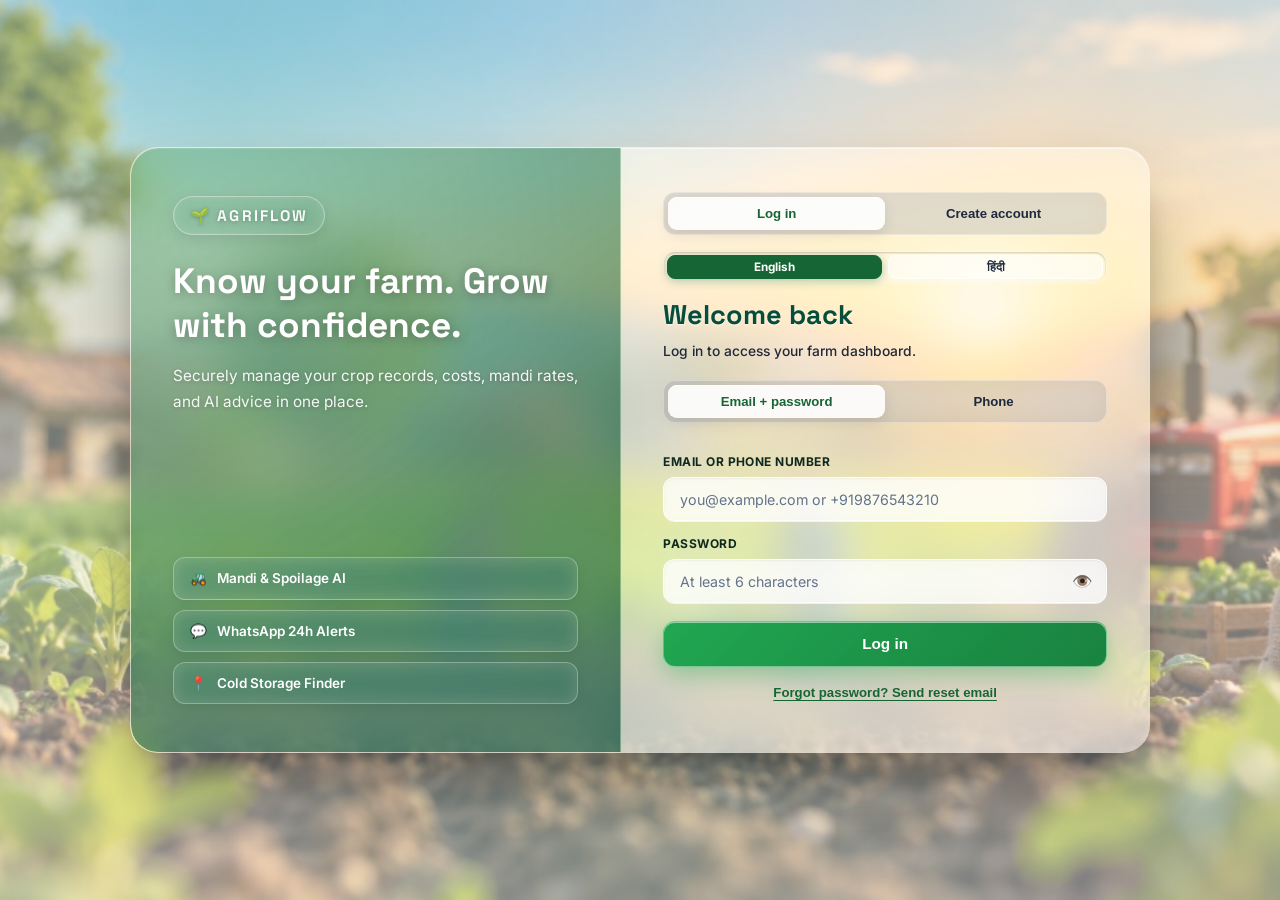
<file: templates/auth.html>
<!DOCTYPE html>
<html lang="en">
<head>
    <meta charset="UTF-8">
    <meta name="viewport" content="width=device-width, initial-scale=1.0">
    <title data-en="HackBhoomi - Sign in" data-hi="हैकभूमि - साइन इन">HackBhoomi - Sign in</title>
    <link rel="preconnect" href="https://fonts.googleapis.com">
    <link rel="preconnect" href="https://fonts.gstatic.com" crossorigin>
    <link href="https://fonts.googleapis.com/css2?family=Space+Grotesk:wght@500;600;700&family=Inter:wght@400;500;600;700;800&display=swap" rel="stylesheet">
    <link rel="stylesheet" href="/static/style.css?v=20260918-v1">
</head>
<body class="auth-page">
    <main class="auth-shell">
        <section class="auth-intro">
            <div>
                <p class="auth-kicker">🌱 AGRIFLOW</p>
                <h1 data-en="Know your farm. Grow with confidence." data-hi="अपने खेत को जानें। भरोसे के साथ बढ़ें।">Know your farm. Grow with confidence.</h1>
                <p data-en="Securely manage your crop records, costs, mandi rates, and AI advice in one place." data-hi="अपने फसल रिकॉर्ड, लागत, मंडी भाव और एआई सलाह को एक जगह सुरक्षित संभालें।">Securely manage your crop records, costs, mandi rates, and AI advice in one place.</p>
            </div>
            <div class="auth-intro-badges">
                <div class="glass-feature-pill">🚜 <span data-en="Mandi & Spoilage AI" data-hi="मंडी भाव एवं सड़न AI">Mandi & Spoilage AI</span></div>
                <div class="glass-feature-pill">💬 <span data-en="WhatsApp 24h Alerts" data-hi="व्हाट्सएप 24h अलर्ट">WhatsApp 24h Alerts</span></div>
                <div class="glass-feature-pill">📍 <span data-en="Cold Storage Finder" data-hi="कोल्ड स्टोरेज खोजें">Cold Storage Finder</span></div>
            </div>
        </section>
        <section class="auth-card">
            <div class="auth-tabs">
                <button id="login-tab" class="auth-tab active" type="button" onclick="setAuthMode('login')" data-en="Log in" data-hi="लॉग इन">Log in</button>
                <button id="register-tab" class="auth-tab" type="button" onclick="setAuthMode('register')" data-en="Create account" data-hi="खाता बनाएं">Create account</button>
            </div>
            <div class="lang-switch">
                <button id="auth-btn-en" class="btn-lang active" type="button" onclick="setAuthLanguage('en')">English</button>
                <button id="auth-btn-hi" class="btn-lang" type="button" onclick="setAuthLanguage('hi')">हिंदी</button>
            </div>
            <h2 id="auth-title" data-en="Welcome back" data-hi="वापसी पर स्वागत है">Welcome back</h2>
            <p id="auth-subtitle" class="auth-subtitle" data-en="Log in to access your farm dashboard." data-hi="अपने खेत डैशबोर्ड तक पहुंचने के लिए लॉग इन करें।">Log in to access your farm dashboard.</p>
            <div id="login-methods" class="auth-tabs">
                <button id="email-login-tab" class="auth-tab active" type="button" onclick="setLoginMethod('email')" data-en="Email + password" data-hi="ईमेल + पासवर्ड">Email + password</button>
                <button id="phone-login-tab" class="auth-tab" type="button" onclick="setLoginMethod('phone')" data-en="Phone" data-hi="फोन">Phone</button>
            </div>
            <form id="auth-form" onsubmit="submitAuth(event)">
                <div id="register-fields" class="register-fields hidden">
                    <label for="auth-name" data-en="Farmer name" data-hi="किसान का नाम">Farmer name</label>
                    <input id="auth-name" type="text" autocomplete="name" data-placeholder-en="Your name" data-placeholder-hi="अपना नाम" placeholder="Your name">
                    <div class="auth-location-grid">
                        <div><label for="auth-latitude" data-en="Farm latitude" data-hi="खेत अक्षांश">Farm latitude</label><input id="auth-latitude" type="number" step="any" min="6" max="37.5" data-placeholder-en="Use GPS location" data-placeholder-hi="GPS स्थान उपयोग करें" placeholder="Use GPS location"></div>
                        <div><label for="auth-longitude" data-en="Farm longitude" data-hi="खेत देशांतर">Farm longitude</label><input id="auth-longitude" type="number" step="any" min="68" max="98" data-placeholder-en="Use GPS location" data-placeholder-hi="GPS स्थान उपयोग करें" placeholder="Use GPS location"></div>
                    </div>
                    <button class="btn-secondary" type="button" onclick="useSignupLocation()" data-en="Use my current location" data-hi="मेरा वर्तमान स्थान उपयोग करें">Use my current location</button>
                </div>
                <div id="register-phone-field" class="hidden">
                    <label id="phone-verification-label" data-en="Verify your phone number" data-hi="अपना फोन नंबर सत्यापित करें">Verify your phone number</label>
                    <div class="pe_signin_button" data-client-id="18864760194641214174"><script src="https://www.phone.email/sign_in_button_v1.js" async></script></div>
                    <small id="phone-verification-status" data-en="Phone.email will send and verify the OTP." data-hi="Phone.email OTP भेजकर आपका नंबर सत्यापित करेगा।">Phone.email will send and verify the OTP.</small>
                </div>
                <div id="auth-email-group">
                    <label for="auth-email" data-en="Email or phone number" data-hi="ईमेल या फोन नंबर">Email or phone number</label>
                    <input id="auth-email" type="text" autocomplete="username" data-placeholder-en="you@example.com or +919876543210" data-placeholder-hi="you@example.com या +919876543210" placeholder="you@example.com or +919876543210">
                </div>
                <div id="auth-password-group">
                    <label for="auth-password" data-en="Password" data-hi="पासवर्ड">Password</label>
                    <div class="password-input-wrap" style="position: relative; display: flex; align-items: center;">
                        <input id="auth-password" type="password" autocomplete="current-password" minlength="6" required data-placeholder-en="At least 6 characters" data-placeholder-hi="कम से कम 6 अक्षर" placeholder="At least 6 characters" style="padding-right: 42px; width: 100%;">
                        <button type="button" id="toggle-password-btn" onclick="togglePasswordVisibility()" style="position: absolute; right: 10px; background: none; border: none; cursor: pointer; color: var(--text-muted); font-size: 1.1rem; padding: 4px;" aria-label="Toggle password visibility">👁️</button>
                    </div>
                </div>
                <p id="phone-login-help" class="auth-subtitle hidden" data-en="Complete Phone.email verification above. No email or password is required." data-hi="ऊपर Phone.email सत्यापन पूरा करें। ईमेल या पासवर्ड की आवश्यकता नहीं है।">Complete Phone.email verification above. No email or password is required.</p>
                <button id="auth-submit" class="auth-submit" type="submit" data-en="Log in" data-hi="लॉग इन">Log in</button>
                <button id="forgot-password" class="btn-forgot-link hidden" type="button" onclick="requestPasswordReset()" data-en="Forgot password? Send reset email" data-hi="पासवर्ड भूल गए? रीसेट ईमेल भेजें">Forgot password? Send reset email</button>
            </form>
            <p id="auth-message" class="auth-message hidden" style="display: none;" role="status"></p>
        </section>
    </main>
    <script>
        let authMode = 'login';
        function togglePasswordVisibility() {
            const pw = document.getElementById('auth-password');
            const btn = document.getElementById('toggle-password-btn');
            if (!pw || !btn) return;
            if (pw.type === 'password') {
                pw.type = 'text';
                btn.textContent = '🔒';
            } else {
                pw.type = 'password';
                btn.textContent = '👁️';
            }
        }
        function detectPreferredLanguage() {
            const stored = localStorage.getItem('agriflow-language');
            if (stored === 'en' || stored === 'hi') return stored;
            const browserLang = (navigator.language || navigator.languages?.[0] || 'en').toLowerCase();
            return browserLang.startsWith('hi') ? 'hi' : 'en';
        }
        let authLang = detectPreferredLanguage();
        if (!localStorage.getItem('agriflow-language')) {
            localStorage.setItem('agriflow-language', authLang);
        }
        let phoneEmailVerificationUrl = '';
        let loginMethod = 'email';
        const authCopy = {
            en: { loginTitle: 'Welcome back', registerTitle: 'Create your account', loginSubtitle: 'Log in to access your farm dashboard.', registerSubtitle: 'Your crop records will be saved to your Supabase account.', loginAction: 'Log in', registerAction: 'Create account', wait: 'Please wait...', checkEmail: 'Check your email to continue.' },
            hi: { loginTitle: 'वापसी पर स्वागत है', registerTitle: 'अपना खाता बनाएं', loginSubtitle: 'अपने खेत डैशबोर्ड तक पहुंचने के लिए लॉग इन करें।', registerSubtitle: 'आपके फसल रिकॉर्ड आपके Supabase खाते में सुरक्षित होंगे।', loginAction: 'लॉग इन', registerAction: 'खाता बनाएं', wait: 'कृपया प्रतीक्षा करें...', checkEmail: 'जारी रखने के लिए अपना ईमेल देखें।' }
        };
        function setAuthLanguage(lang) {
            authLang = lang;
            localStorage.setItem('agriflow-language', lang);
            document.documentElement.lang = lang;
            document.querySelectorAll('[data-en]').forEach(el => { const value = el.getAttribute(`data-${lang}`); if (value) el.textContent = value; });
            document.querySelectorAll('[data-placeholder-en]').forEach(el => { el.placeholder = el.getAttribute(`data-placeholder-${lang}`) || el.placeholder; });
            document.getElementById('auth-btn-en').classList.toggle('active', lang === 'en');
            document.getElementById('auth-btn-hi').classList.toggle('active', lang === 'hi');
            setAuthMode(authMode);
        }
        function setAuthMsg(text = '', type = '') {
            const msg = document.getElementById('auth-message');
            if (!msg) return;
            if (!text || !text.trim()) {
                msg.innerText = '';
                msg.className = 'auth-message hidden';
                msg.style.display = 'none';
                return;
            }
            msg.innerText = text;
            msg.className = 'auth-message' + (type ? ` ${type}` : '');
            msg.style.display = 'block';
        }
        function setAuthMode(mode) {
            authMode = mode;
            document.getElementById('login-tab').classList.toggle('active', mode === 'login');
            document.getElementById('register-tab').classList.toggle('active', mode === 'register');
            document.getElementById('auth-title').innerText = mode === 'login' ? authCopy[authLang].loginTitle : authCopy[authLang].registerTitle;
            document.getElementById('auth-subtitle').innerText = mode === 'login' ? authCopy[authLang].loginSubtitle : authCopy[authLang].registerSubtitle;
            document.getElementById('auth-submit').innerText = mode === 'login' ? authCopy[authLang].loginAction : authCopy[authLang].registerAction;
            document.getElementById('auth-password').autocomplete = mode === 'login' ? 'current-password' : 'new-password';
            document.getElementById('register-fields').classList.toggle('hidden', mode !== 'register');
            document.getElementById('register-phone-field').classList.remove('hidden');
            document.getElementById('auth-name').required = mode === 'register';
            document.getElementById('auth-latitude').required = mode === 'register';
            document.getElementById('auth-longitude').required = mode === 'register';
            document.getElementById('auth-email').required = mode === 'register';
            document.getElementById('forgot-password').classList.toggle('hidden', mode !== 'login');
            
            const phoneLabel = document.getElementById('phone-verification-label');
            const phoneStatus = document.getElementById('phone-verification-status');
            if (phoneLabel) {
                phoneLabel.textContent = mode === 'register'
                    ? (authLang === 'hi' ? 'अपना फोन नंबर सत्यापित करें' : 'Verify your phone number')
                    : (authLang === 'hi' ? 'अपने फोन से लॉग इन करें' : 'Log in with your phone');
            }
            if (phoneStatus) {
                phoneStatus.textContent = mode === 'register'
                    ? (authLang === 'hi' ? 'Phone.email OTP भेजकर आपका नंबर सत्यापित करेगा।' : 'Phone.email will send and verify the OTP.')
                    : (authLang === 'hi' ? 'सुरक्षित रूप से लॉग इन करने के लिए ऊपर फोन सत्यापित करें।' : 'Verify your phone via OTP to log in securely.');
            }

            setAuthMsg('');
            document.getElementById('login-methods').classList.toggle('hidden', mode !== 'login');
            setLoginMethod(mode === 'register' ? 'email' : loginMethod);
        }
        function setLoginMethod(method) {
            loginMethod = method;
            const emailGroup = document.getElementById('auth-email-group');
            const emailInput = document.getElementById('auth-email');
            const passwordGroup = document.getElementById('auth-password-group');
            const passwordInput = document.getElementById('auth-password');
            const togglePasswordBtn = document.getElementById('toggle-password-btn');
            const phoneMode = authMode === 'login' && method === 'phone';

            document.getElementById('email-login-tab').classList.toggle('active', method === 'email');
            document.getElementById('phone-login-tab').classList.toggle('active', method === 'phone');

            if (emailGroup) emailGroup.classList.toggle('hidden', phoneMode);
            if (emailInput) {
                emailInput.classList.toggle('hidden', phoneMode);
                emailInput.required = authMode === 'register' || !phoneMode;
            }

            if (passwordGroup) {
                passwordGroup.classList.toggle('hidden', phoneMode);
                passwordGroup.style.display = phoneMode ? 'none' : 'block';
            }
            if (togglePasswordBtn) {
                togglePasswordBtn.style.display = phoneMode ? 'none' : 'block';
            }
            if (passwordInput) {
                passwordInput.classList.toggle('hidden', phoneMode);
                passwordInput.required = authMode === 'register' || !phoneMode;
            }

            document.getElementById('phone-login-help').classList.toggle('hidden', !phoneMode);
            document.getElementById('register-phone-field').classList.toggle('hidden', authMode === 'register' ? false : !phoneMode);
            document.getElementById('forgot-password').classList.toggle('hidden', authMode !== 'login' || phoneMode);
            setAuthMsg('');
        }
        async function submitAuth(event) {
            event.preventDefault();
            if (authMode === 'register') {
                if (phoneEmailVerificationUrl) {
                    completePhoneEmailRegistration(phoneEmailVerificationUrl);
                    return;
                }
                setAuthMsg('Verify your phone with the Phone.email button above to create your account.', 'error');
                return;
            }
            if (loginMethod === 'phone') {
                setAuthMsg('Complete Phone.email verification above to log in.', 'error');
                return;
            }
            const button = document.getElementById('auth-submit');
            button.disabled = true;
            setAuthMsg(authCopy[authLang].wait);
            try {
                const response = await fetch(`/api/auth/${authMode}`, {
                    method: 'POST',
                    headers: { 'Content-Type': 'application/json' },
                    body: JSON.stringify({
                        email: document.getElementById('auth-email').value,
                        password: document.getElementById('auth-password').value,
                        full_name: document.getElementById('auth-name').value,
                        latitude: document.getElementById('auth-latitude').value,
                        longitude: document.getElementById('auth-longitude').value
                    })
                });
                const data = await response.json();
                if (!response.ok) throw new Error(data.error || 'Authentication failed.');
                if (data.success) {
                    window.location.href = '/';
                    return;
                }
                setAuthMsg(data.message || authCopy[authLang].checkEmail, 'success');
            } catch (error) {
                setAuthMsg(error.message, 'error');
            } finally {
                button.disabled = false;
            }
        }
        async function requestPasswordReset() {
            const email = document.getElementById('auth-email').value.trim();
            setAuthMsg('Sending reset email...');
            try {
                const response = await fetch('/api/auth/reset-password', {
                    method: 'POST',
                    headers: { 'Content-Type': 'application/json' },
                    body: JSON.stringify({ email })
                });
                const data = await response.json();
                if (!response.ok || !data.success) throw new Error(data.error || 'Password reset failed.');
                setAuthMsg(data.message, 'success');
            } catch (error) {
                setAuthMsg(error.message, 'error');
            }
        }
        async function completePhoneEmailRegistration(userJsonUrl) {
            setAuthMsg(authCopy[authLang].wait);
            try {
                const response = await fetch('/api/auth/phone-email/register', {
                    method: 'POST',
                    headers: { 'Content-Type': 'application/json' },
                    body: JSON.stringify({
                        user_json_url: userJsonUrl,
                        email: document.getElementById('auth-email').value,
                        password: document.getElementById('auth-password').value,
                        full_name: document.getElementById('auth-name').value,
                        latitude: document.getElementById('auth-latitude').value,
                        longitude: document.getElementById('auth-longitude').value
                    })
                });
                const data = await response.json();
                if (!response.ok) throw new Error(data.error || 'Phone registration failed.');
                if (data.success) window.location.href = '/';
                else setAuthMsg(data.message || 'Phone verified. Check your email to continue.');
            } catch (error) {
                setAuthMsg(error.message, 'error');
            }
        }
        async function completePhoneEmailLogin(userJsonUrl) {
            setAuthMsg(authCopy[authLang].wait);
            try {
                const response = await fetch('/api/auth/phone-email/login', {
                    method: 'POST',
                    headers: { 'Content-Type': 'application/json' },
                    body: JSON.stringify({ user_json_url: userJsonUrl, email: document.getElementById('auth-email').value, password: document.getElementById('auth-password').value })
                });
                const data = await response.json();
                if (!response.ok || !data.success) throw new Error(data.error || 'Phone login failed.');
                window.location.href = '/';
            } catch (error) {
                setAuthMsg(error.message, 'error');
            }
        }
        function phoneEmailListener(userObj) {
            const userJsonUrl = userObj?.user_json_url;
            if (!userJsonUrl) return;
            phoneEmailVerificationUrl = userJsonUrl;
            const status = document.getElementById('phone-verification-status');
            if (status) status.textContent = 'Phone verified. Creating your account...';
            if (authMode === 'register') completePhoneEmailRegistration(userJsonUrl);
            else completePhoneEmailLogin(userJsonUrl);
        }
        window.phoneEmailListener = phoneEmailListener;
        setAuthLanguage(authLang);
        function useSignupLocation() {
            if (!navigator.geolocation) return;
            navigator.geolocation.getCurrentPosition(position => {
                document.getElementById('auth-latitude').value = position.coords.latitude.toFixed(6);
                document.getElementById('auth-longitude').value = position.coords.longitude.toFixed(6);
            });
        }
    </script>
</body>
</html>
</file>
<file: static/style.css>
/* ============================================================
   AGRIFLOW (KRISHISAHAYAK) - MODERN AGRI-TECH DESIGN SYSTEM
   ============================================================ */

:root {
    /* Brand Color Tokens */
    --leaf-deep: #064E3B;
    --leaf: #15803D;
    --leaf-dark: #14532D;
    --leaf-light: #22C55E;
    --leaf-subtle: #F0FDF4;
    --leaf-tint: #DCFCE7;
    --leaf-border: #BBF7D0;

    --turmeric: #D97706;
    --turmeric-dark: #92400E;
    --turmeric-light: #F59E0B;
    --turmeric-subtle: #FEF3C7;
    --turmeric-tint: #FFFBEB;
    --turmeric-border: #FDE68A;

    --risk-red: #DC2626;
    --risk-dark: #991B1B;
    --risk-subtle: #FEE2E2;
    --risk-tint: #FEF2F2;
    --risk-border: #FECACA;

    /* Apple Liquid Glass Tokens */
    --glass-bg: rgba(255, 255, 255, 0.74);
    --glass-bg-subtle: rgba(255, 255, 255, 0.58);
    --glass-bg-elevated: rgba(255, 255, 255, 0.84);
    --glass-bg-hover: rgba(255, 255, 255, 0.88);
    --glass-border: rgba(255, 255, 255, 0.82);
    --glass-border-subtle: rgba(255, 255, 255, 0.52);
    --glass-border-crisp: rgba(255, 255, 255, 0.95);
    --glass-blur: blur(28px) saturate(190%) contrast(102%);
    --glass-blur-sm: blur(16px) saturate(180%);
    --glass-blur-lg: blur(34px) saturate(200%);
    --glass-specular: inset 0 1.5px 1px 0 rgba(255, 255, 255, 0.95), inset 0 -1px 1px 0 rgba(255, 255, 255, 0.25);
    --glass-specular-soft: inset 0 1px 1px 0 rgba(255, 255, 255, 0.85);
    --glass-shadow: 0 16px 36px -8px rgba(15, 23, 42, 0.08), 0 4px 12px rgba(15, 23, 42, 0.03);
    --glass-shadow-hover: 0 22px 48px -10px rgba(15, 23, 42, 0.13), 0 8px 18px rgba(15, 23, 42, 0.05);

    /* Neutrals & Surfaces */
    --bg-app: #F8FAFC;
    --surface-card: rgba(255, 255, 255, 0.76);
    --surface-card-subtle: rgba(255, 255, 255, 0.58);
    --surface-card-muted: rgba(241, 245, 249, 0.65);

    --text-main: #0F172A;
    --text-body: #334155;
    --text-muted: #64748B;
    --text-subtle: #94A3B8;

    --border: rgba(226, 232, 240, 0.7);
    --border-strong: rgba(203, 213, 225, 0.85);
    --border-focus: #15803D;

    /* Shadows */
    --shadow-xs: 0 1px 2px rgba(15, 23, 42, 0.04);
    --shadow-sm: 0 2px 4px rgba(15, 23, 42, 0.05), 0 1px 2px rgba(15, 23, 42, 0.03);
    --shadow-md: 0 6px 12px -2px rgba(15, 23, 42, 0.07), 0 2px 5px -1px rgba(15, 23, 42, 0.04);
    --shadow-lg: 0 14px 24px -4px rgba(15, 23, 42, 0.09), 0 6px 10px -4px rgba(15, 23, 42, 0.03);
    --shadow-xl: 0 24px 38px -6px rgba(15, 23, 42, 0.12), 0 10px 14px -6px rgba(15, 23, 42, 0.04);

    /* Typography */
    --font-heading: 'Space Grotesk', -apple-system, BlinkMacSystemFont, 'Segoe UI', Roboto, sans-serif;
    --font-sans: 'Inter', -apple-system, BlinkMacSystemFont, 'Segoe UI', Roboto, sans-serif;

    /* Sidebar Dimensions */
    --sidebar-width: 270px;
}

/* Base Resets */
*, *::before, *::after {
    box-sizing: border-box;
    margin: 0;
    padding: 0;
}

html {
    font-size: 15px;
    scroll-behavior: smooth;
    background-color: #0F172A;
}

body {
    color: var(--text-body);
    font-family: var(--font-sans);
    line-height: 1.5;
    display: flex;
    min-height: 100vh;
    -webkit-font-smoothing: antialiased;
    -moz-osx-font-smoothing: grayscale;
}

body:not(.admin-page) {
    background: 
        radial-gradient(circle at 18% 12%, rgba(34, 197, 94, 0.12) 0%, transparent 42%),
        radial-gradient(circle at 85% 18%, rgba(245, 158, 11, 0.14) 0%, transparent 45%),
        radial-gradient(circle at 50% 80%, rgba(34, 197, 94, 0.08) 0%, transparent 50%),
        linear-gradient(180deg, rgba(248, 250, 252, 0.42) 0%, rgba(241, 245, 249, 0.52) 100%),
        url('/static/main-farm-bg.jpg') no-repeat center center fixed;
    background-size: cover;
}

/* Custom Scrollbar */
::-webkit-scrollbar {
    width: 8px;
    height: 8px;
}
::-webkit-scrollbar-track {
    background: transparent;
}
::-webkit-scrollbar-thumb {
    background: #CBD5E1;
    border-radius: 999px;
}
::-webkit-scrollbar-thumb:hover {
    background: #94A3B8;
}

/* ============================================================
   SIDEBAR & NAVIGATION
   ============================================================ */
.sidebar {
    width: var(--sidebar-width);
    background: linear-gradient(180deg, rgba(9, 38, 24, 0.82) 0%, rgba(5, 24, 15, 0.88) 100%);
    backdrop-filter: blur(28px) saturate(190%);
    -webkit-backdrop-filter: blur(28px) saturate(190%);
    color: #F8FAFC;
    padding: 24px 16px;
    display: flex;
    flex-direction: column;
    flex-shrink: 0;
    min-height: 100vh;
    position: sticky;
    top: 0;
    z-index: 100;
    border-right: 1px solid rgba(255, 255, 255, 0.12);
    box-shadow: 4px 0 28px rgba(0, 0, 0, 0.2), inset -1px 0 1px rgba(255, 255, 255, 0.08);
    transition: transform 0.3s cubic-bezier(0.4, 0, 0.2, 1);
}

.brand {
    padding: 0 8px 18px;
    border-bottom: 1px solid rgba(255, 255, 255, 0.1);
    display: flex;
    align-items: center;
    justify-content: space-between;
}

.brand-logo-wrap {
    display: flex;
    align-items: center;
    gap: 12px;
}

.brand-badge {
    width: 38px;
    height: 38px;
    border-radius: 10px;
    background: linear-gradient(135deg, #22C55E, #15803D);
    display: flex;
    align-items: center;
    justify-content: center;
    color: #FFFFFF;
    box-shadow: 0 4px 10px rgba(34, 197, 94, 0.35);
    flex-shrink: 0;
}

.brand-mark {
    font-weight: 800;
    font-size: 18px;
    color: #FFFFFF;
}

.brand .logo {
    font-family: var(--font-heading);
    font-size: 1.25rem;
    font-weight: 700;
    letter-spacing: 0.5px;
    color: #FFFFFF;
    line-height: 1.2;
}

.brand .tagline {
    font-size: 0.72rem;
    color: #86EFAC;
    font-weight: 500;
    margin-top: 2px;
    letter-spacing: 0.02em;
}

.btn-sidebar-close {
    display: none;
    background: transparent;
    border: none;
    color: #94A3B8;
    font-size: 1.25rem;
    cursor: pointer;
    padding: 4px;
}

.nav-group-label {
    font-size: 0.7rem;
    font-weight: 700;
    text-transform: uppercase;
    letter-spacing: 0.08em;
    color: #6EE7B7;
    margin: 20px 0 8px 12px;
}

.nav-menu {
    display: flex;
    flex-direction: column;
    gap: 4px;
}

.nav-item {
    background: transparent;
    border: none;
    color: #CBD5E1;
    padding: 10px 14px;
    font-size: 0.9rem;
    font-family: var(--font-sans);
    font-weight: 500;
    text-align: left;
    cursor: pointer;
    border-radius: 10px;
    display: flex;
    align-items: center;
    gap: 12px;
    transition: all 0.25s cubic-bezier(0.4, 0, 0.2, 1);
    text-decoration: none;
    min-height: 42px;
}

.nav-item .icon {
    font-size: 1.15rem;
    display: flex;
    align-items: center;
    justify-content: center;
    width: 24px;
}

.nav-item:hover {
    background: rgba(255, 255, 255, 0.12);
    color: #FFFFFF;
    transform: translateX(3px);
    box-shadow: inset 0 1px 1px rgba(255, 255, 255, 0.15);
}

.nav-item.active {
    background: linear-gradient(135deg, rgba(34, 197, 94, 0.92) 0%, rgba(21, 128, 61, 0.95) 100%);
    color: #FFFFFF;
    font-weight: 600;
    border: 1px solid rgba(255, 255, 255, 0.35);
    box-shadow: 0 6px 20px rgba(34, 197, 94, 0.4), inset 0 1.5px 1.5px rgba(255, 255, 255, 0.45);
}

.sidebar-footer {
    margin-top: auto;
    padding-top: 18px;
    border-top: 1px solid rgba(255, 255, 255, 0.1);
    display: flex;
    flex-direction: column;
    gap: 12px;
}

.lang-switch {
    display: flex;
    background: rgba(255, 255, 255, 0.1);
    backdrop-filter: blur(14px);
    -webkit-backdrop-filter: blur(14px);
    border: 1px solid rgba(255, 255, 255, 0.15);
    border-radius: 12px;
    padding: 3px;
    gap: 2px;
    box-shadow: inset 0 1px 2px rgba(0, 0, 0, 0.2);
}

.btn-lang {
    flex: 1;
    background: transparent;
    border: none;
    color: #94A3B8;
    padding: 6px 10px;
    font-size: 0.8rem;
    font-weight: 600;
    border-radius: 8px;
    cursor: pointer;
    transition: all 0.2s;
    font-family: var(--font-sans);
}

.btn-lang:hover {
    color: #FFFFFF;
}

.btn-lang.active {
    background: #15803D;
    color: #FFFFFF;
    box-shadow: 0 2px 6px rgba(0, 0, 0, 0.2);
}

.sidebar-overlay {
    display: none;
    position: fixed;
    top: 0;
    left: 0;
    right: 0;
    bottom: 0;
    background: rgba(15, 23, 42, 0.6);
    backdrop-filter: blur(4px);
    z-index: 90;
    opacity: 0;
    transition: opacity 0.3s ease;
}

.sidebar-overlay.active {
    display: block;
    opacity: 1;
}

/* ============================================================
   MAIN CONTENT AREA & HEADER
   ============================================================ */
.main-content {
    flex: 1;
    padding: 24px 32px 60px;
    overflow-y: auto;
    max-width: 1400px;
    margin: 0 auto;
    width: 100%;
}

.top-header {
    background: linear-gradient(135deg, rgba(255, 255, 255, 0.82) 0%, rgba(255, 255, 255, 0.68) 100%);
    backdrop-filter: blur(28px) saturate(190%) contrast(102%);
    -webkit-backdrop-filter: blur(28px) saturate(190%) contrast(102%);
    border: 1px solid rgba(255, 255, 255, 0.85);
    border-radius: 20px;
    padding: 18px 24px;
    display: flex;
    justify-content: space-between;
    align-items: center;
    box-shadow: 0 14px 34px -8px rgba(15, 23, 42, 0.08), inset 0 1.5px 1px rgba(255, 255, 255, 0.95);
    margin-bottom: 22px;
    gap: 16px;
    flex-wrap: wrap;
}

.top-header-left {
    display: flex;
    align-items: center;
    gap: 14px;
}

.mobile-menu-btn {
    display: none;
    background: rgba(255, 255, 255, 0.7);
    backdrop-filter: blur(14px);
    -webkit-backdrop-filter: blur(14px);
    border: 1px solid rgba(255, 255, 255, 0.85);
    border-radius: 12px;
    width: 42px;
    height: 42px;
    font-size: 1.25rem;
    color: var(--text-main);
    cursor: pointer;
    align-items: center;
    justify-content: center;
    transition: all 0.2s;
    box-shadow: 0 2px 6px rgba(15, 23, 42, 0.04), inset 0 1px 1px rgba(255, 255, 255, 0.9);
}

.mobile-menu-btn:hover {
    background: rgba(255, 255, 255, 0.9);
    border-color: rgba(255, 255, 255, 1);
}

.page-title {
    font-family: var(--font-heading);
    font-size: 1.5rem;
    font-weight: 700;
    color: var(--text-main);
    line-height: 1.25;
}

.subtitle {
    font-size: 0.88rem;
    color: var(--text-muted);
    margin-top: 3px;
}

.top-header-actions {
    display: flex;
    align-items: center;
    gap: 12px;
}

.btn-quick-demo {
    background: rgba(254, 243, 199, 0.78);
    backdrop-filter: blur(16px);
    -webkit-backdrop-filter: blur(16px);
    border: 1px solid rgba(253, 230, 138, 0.9);
    color: var(--turmeric-dark);
    padding: 8px 16px;
    font-weight: 600;
    font-size: 0.85rem;
    border-radius: 12px;
    cursor: pointer;
    transition: all 0.2s ease;
    display: inline-flex;
    align-items: center;
    gap: 6px;
    box-shadow: 0 4px 12px rgba(217, 119, 6, 0.12), inset 0 1px 1px rgba(255, 255, 255, 0.9);
}

.btn-quick-demo:hover {
    background: rgba(245, 158, 11, 0.9);
    color: #FFFFFF;
    border-color: rgba(245, 158, 11, 1);
    box-shadow: 0 6px 18px rgba(245, 158, 11, 0.35), inset 0 1px 1px rgba(255, 255, 255, 0.5);
    transform: translateY(-1px);
}

.btn-whatsapp-toggle {
    background: rgba(37, 211, 102, 0.16);
    backdrop-filter: blur(16px);
    -webkit-backdrop-filter: blur(16px);
    border: 1px solid rgba(37, 211, 102, 0.45);
    color: #166534;
    padding: 7px 15px;
    font-weight: 600;
    font-size: 0.84rem;
    border-radius: 12px;
    cursor: pointer;
    transition: all 0.25s cubic-bezier(0.4, 0, 0.2, 1);
    display: inline-flex;
    align-items: center;
    gap: 8px;
    box-shadow: 0 4px 12px rgba(37, 211, 102, 0.18), inset 0 1px 1px rgba(255, 255, 255, 0.8);
}

.btn-whatsapp-toggle:hover {
    background: rgba(37, 211, 102, 0.26);
    border-color: #25D366;
    transform: translateY(-1px);
    box-shadow: 0 6px 18px rgba(37, 211, 102, 0.28), inset 0 1px 1px rgba(255, 255, 255, 0.9);
}

.btn-whatsapp-toggle.disabled {
    background: rgba(241, 245, 249, 0.65);
    border-color: rgba(203, 213, 225, 0.8);
    color: var(--text-muted);
}

.btn-whatsapp-toggle.disabled:hover {
    background: rgba(241, 245, 249, 0.9);
    border-color: var(--border-strong);
    color: var(--text-main);
    box-shadow: none;
}

.wa-indicator-dot {
    width: 8px;
    height: 8px;
    background: #25D366;
    border-radius: 50%;
    box-shadow: 0 0 0 2px rgba(37, 211, 102, 0.3);
    display: inline-block;
    flex-shrink: 0;
    animation: waPulse 2s infinite ease-in-out;
}

.wa-indicator-dot.off {
    background: #9CA3AF;
    box-shadow: none;
    animation: none;
}

.btn-whatsapp-toggle.disabled .wa-indicator-dot {
    background: #9CA3AF;
    box-shadow: none;
    animation: none;
}

@keyframes waPulse {
    0%, 100% {
        transform: scale(1);
        box-shadow: 0 0 0 2px rgba(37, 211, 102, 0.3);
    }
    50% {
        transform: scale(1.15);
        box-shadow: 0 0 0 4px rgba(37, 211, 102, 0.15);
    }
}

.farmer-profile-chip {
    background: rgba(255, 255, 255, 0.72);
    backdrop-filter: blur(16px);
    -webkit-backdrop-filter: blur(16px);
    border: 1px solid rgba(255, 255, 255, 0.85);
    border-radius: 12px;
    padding: 7px 15px;
    display: inline-flex;
    align-items: center;
    gap: 8px;
    font-size: 0.85rem;
    font-weight: 600;
    color: var(--text-main);
    cursor: pointer;
    transition: all 0.2s ease;
    box-shadow: 0 4px 12px rgba(15, 23, 42, 0.04), inset 0 1px 1px rgba(255, 255, 255, 0.9);
}

.farmer-profile-chip:hover {
    background: rgba(255, 255, 255, 0.92);
    border-color: rgba(255, 255, 255, 1);
    transform: translateY(-1px);
    box-shadow: 0 6px 18px rgba(15, 23, 42, 0.08), inset 0 1px 1px rgba(255, 255, 255, 1);
}

.status-indicator {
    width: 8px;
    height: 8px;
    background: #22C55E;
    border-radius: 50%;
    box-shadow: 0 0 0 2px rgba(34, 197, 94, 0.25);
}

/* ============================================================
   KPI STAT STRIP
   ============================================================ */
.ledger-stat-strip {
    display: grid;
    grid-template-columns: repeat(4, 1fr);
    gap: 16px;
    margin-bottom: 24px;
}

.stat-cell {
    background: linear-gradient(135deg, rgba(255, 255, 255, 0.82) 0%, rgba(255, 255, 255, 0.65) 100%);
    backdrop-filter: blur(26px) saturate(190%);
    -webkit-backdrop-filter: blur(26px) saturate(190%);
    border: 1px solid rgba(255, 255, 255, 0.85);
    border-radius: 20px;
    padding: 20px 22px;
    box-shadow: 0 14px 32px -6px rgba(15, 23, 42, 0.07), inset 0 1.5px 1px rgba(255, 255, 255, 0.95);
    transition: all 0.3s cubic-bezier(0.4, 0, 0.2, 1);
    display: flex;
    flex-direction: column;
    justify-content: space-between;
}

.stat-cell:hover {
    transform: translateY(-3px);
    background: linear-gradient(135deg, rgba(255, 255, 255, 0.92) 0%, rgba(255, 255, 255, 0.75) 100%);
    box-shadow: 0 22px 42px -8px rgba(15, 23, 42, 0.12), inset 0 1.5px 1px rgba(255, 255, 255, 1);
    border-color: rgba(255, 255, 255, 0.95);
}

.stat-label {
    font-size: 0.72rem;
    font-weight: 700;
    letter-spacing: 0.05em;
    color: var(--text-muted);
    text-transform: uppercase;
}

.stat-value {
    font-family: var(--font-heading);
    font-size: 1.65rem;
    font-weight: 700;
    color: var(--text-main);
    margin-top: 8px;
    display: flex;
    align-items: baseline;
    gap: 4px;
}

.stat-value small {
    font-family: var(--font-sans);
    font-size: 0.85rem;
    font-weight: 600;
    color: var(--text-muted);
}

.text-risk { color: var(--risk-red) !important; }
.text-green { color: var(--leaf) !important; }
.text-turmeric { color: var(--turmeric) !important; }

/* ============================================================
   TAB PANELS & CARDS
   ============================================================ */
.tab-panel {
    display: none;
    animation: fadeInTab 0.25s ease forwards;
}

.tab-panel.active {
    display: block;
}

@keyframes fadeInTab {
    from { opacity: 0; transform: translateY(6px); }
    to { opacity: 1; transform: translateY(0); }
}

.section-bar {
    display: flex;
    justify-content: space-between;
    align-items: center;
    margin-bottom: 18px;
}

.section-bar h3 {
    font-family: var(--font-heading);
    font-size: 1.25rem;
    font-weight: 700;
    color: var(--text-main);
}

.badge-count {
    background: var(--leaf-subtle);
    color: var(--leaf);
    border: 1px solid var(--leaf-border);
    padding: 4px 12px;
    font-size: 0.8rem;
    font-weight: 700;
    border-radius: 999px;
}

.form-container {
    background: linear-gradient(135deg, rgba(255, 255, 255, 0.82) 0%, rgba(255, 255, 255, 0.68) 100%);
    backdrop-filter: blur(28px) saturate(190%) contrast(102%);
    -webkit-backdrop-filter: blur(28px) saturate(190%) contrast(102%);
    border: 1px solid rgba(255, 255, 255, 0.85);
    border-radius: 22px;
    padding: 28px;
    box-shadow: 0 20px 48px -10px rgba(15, 23, 42, 0.09), inset 0 1.5px 1px rgba(255, 255, 255, 0.95);
    margin-bottom: 26px;
}

.form-header {
    display: flex;
    justify-content: space-between;
    align-items: flex-start;
    margin-bottom: 20px;
    border-bottom: 1px solid var(--border);
    padding-bottom: 14px;
}

.form-header h3 {
    font-family: var(--font-heading);
    font-size: 1.25rem;
    font-weight: 700;
    color: var(--text-main);
}

/* Form Controls & Grids */
.form-grid {
    display: grid;
    grid-template-columns: repeat(auto-fit, minmax(240px, 1fr));
    gap: 16px;
    margin-bottom: 20px;
}

.form-group {
    display: flex;
    flex-direction: column;
    gap: 6px;
}

.form-group label {
    font-size: 0.82rem;
    font-weight: 600;
    color: var(--text-body);
}

.label-with-unit {
    display: flex;
    justify-content: space-between;
    align-items: center;
}

input[type="text"],
input[type="number"],
input[type="date"],
input[type="tel"],
input[type="password"],
input[type="email"],
input[type="search"],
select,
textarea {
    width: 100%;
    background: rgba(255, 255, 255, 0.72);
    backdrop-filter: blur(16px);
    -webkit-backdrop-filter: blur(16px);
    border: 1px solid rgba(255, 255, 255, 0.85);
    border-radius: 12px;
    padding: 10px 14px;
    font-size: 0.95rem;
    color: var(--text-main);
    font-family: var(--font-sans);
    transition: all 0.25s cubic-bezier(0.4, 0, 0.2, 1);
    box-shadow: inset 0 1px 2px rgba(15, 23, 42, 0.03), 0 2px 6px rgba(15, 23, 42, 0.02);
    min-height: 44px;
}

input:focus,
select:focus,
textarea:focus {
    background: rgba(255, 255, 255, 0.95);
    border-color: rgba(34, 197, 94, 0.8);
    box-shadow: 0 0 0 4px rgba(34, 197, 94, 0.18), 0 6px 18px rgba(34, 197, 94, 0.12);
    outline: none;
}

.unit-selector {
    padding: 3px 10px;
    font-size: 0.78rem;
    border-radius: 8px;
    background: rgba(255, 255, 255, 0.75);
    backdrop-filter: blur(14px);
    -webkit-backdrop-filter: blur(14px);
    border: 1px solid rgba(255, 255, 255, 0.85);
    color: var(--text-body);
    font-weight: 600;
    min-height: auto;
    width: auto;
    box-shadow: inset 0 1px 1px rgba(255, 255, 255, 0.9);
}

/* Cost Module in Forms */
.cost-module {
    background: rgba(255, 255, 255, 0.52);
    backdrop-filter: blur(18px);
    -webkit-backdrop-filter: blur(18px);
    border: 1px solid rgba(255, 255, 255, 0.78);
    border-radius: 16px;
    padding: 20px;
    margin-bottom: 24px;
    box-shadow: inset 0 1px 1px rgba(255, 255, 255, 0.85), 0 4px 14px rgba(15, 23, 42, 0.03);
}

.cost-header {
    display: flex;
    justify-content: space-between;
    align-items: center;
    margin-bottom: 14px;
    padding-bottom: 10px;
    border-bottom: 1px solid var(--border);
}

.cost-header h4 {
    font-size: 0.95rem;
    font-weight: 700;
    color: var(--text-main);
}

.cost-grid {
    display: grid;
    grid-template-columns: repeat(auto-fill, minmax(200px, 1fr));
    gap: 14px;
}

.cost-item {
    display: flex;
    flex-direction: column;
    gap: 4px;
}

.cost-item label {
    font-size: 0.78rem;
    font-weight: 600;
    color: var(--text-muted);
}

.btn-text-action {
    background: none;
    border: none;
    color: var(--leaf);
    font-weight: 600;
    font-size: 0.85rem;
    cursor: pointer;
    padding: 4px 8px;
    border-radius: 6px;
    transition: background 0.2s;
}

.btn-text-action:hover {
    background: var(--leaf-subtle);
}

/* Buttons */
.btn-primary-action {
    background: linear-gradient(135deg, rgba(34, 197, 94, 0.95) 0%, rgba(21, 128, 61, 0.98) 100%);
    backdrop-filter: blur(16px);
    -webkit-backdrop-filter: blur(16px);
    color: #FFFFFF;
    border: 1px solid rgba(255, 255, 255, 0.4);
    padding: 12px 24px;
    font-size: 0.95rem;
    font-weight: 600;
    border-radius: 14px;
    cursor: pointer;
    display: inline-flex;
    align-items: center;
    justify-content: center;
    gap: 8px;
    box-shadow: 0 6px 20px rgba(21, 128, 61, 0.35), inset 0 1.5px 1px rgba(255, 255, 255, 0.5);
    transition: all 0.25s cubic-bezier(0.4, 0, 0.2, 1);
    font-family: var(--font-sans);
    min-height: 46px;
    width: 100%;
}

.btn-primary-action:hover {
    transform: translateY(-2px);
    box-shadow: 0 10px 26px rgba(21, 128, 61, 0.45), inset 0 1.5px 1px rgba(255, 255, 255, 0.6);
    background: linear-gradient(135deg, rgba(34, 197, 94, 1) 0%, rgba(21, 128, 61, 1) 100%);
}

.btn-primary-action:active {
    transform: translateY(0);
}

.btn-secondary {
    background: rgba(255, 255, 255, 0.75);
    backdrop-filter: blur(16px);
    -webkit-backdrop-filter: blur(16px);
    border: 1px solid rgba(255, 255, 255, 0.85);
    color: var(--text-body);
    padding: 9px 16px;
    font-size: 0.88rem;
    font-weight: 600;
    border-radius: 12px;
    cursor: pointer;
    display: inline-flex;
    align-items: center;
    gap: 6px;
    transition: all 0.25s cubic-bezier(0.4, 0, 0.2, 1);
    box-shadow: 0 2px 8px rgba(15, 23, 42, 0.04), inset 0 1px 1px rgba(255, 255, 255, 0.9);
}

.btn-secondary:hover {
    background: rgba(255, 255, 255, 0.95);
    border-color: rgba(255, 255, 255, 1);
    color: var(--text-main);
    transform: translateY(-1px);
    box-shadow: 0 6px 16px rgba(15, 23, 42, 0.08), inset 0 1px 1px rgba(255, 255, 255, 1);
}

/* ============================================================
   PRE-COST CALCULATOR & BREAKDOWN
   ============================================================ */
.calc-results-card {
    background: linear-gradient(135deg, rgba(240, 253, 244, 0.84) 0%, rgba(220, 252, 231, 0.68) 100%);
    backdrop-filter: blur(24px) saturate(180%);
    -webkit-backdrop-filter: blur(24px) saturate(180%);
    border: 1px solid rgba(187, 247, 208, 0.85);
    border-radius: 18px;
    padding: 22px;
    margin-top: 24px;
    box-shadow: 0 14px 34px -8px rgba(21, 128, 61, 0.15), inset 0 1.5px 1px rgba(255, 255, 255, 0.95);
}

.calc-results-title {
    font-family: var(--font-heading);
    font-size: 1.1rem;
    font-weight: 700;
    color: var(--text-main);
    margin-bottom: 16px;
    display: flex;
    align-items: center;
    gap: 8px;
}

.cost-breakdown-wrapper {
    margin-bottom: 18px;
}

.cost-breakdown-label {
    display: flex;
    justify-content: space-between;
    font-size: 0.78rem;
    font-weight: 700;
    color: var(--text-muted);
    margin-bottom: 6px;
    text-transform: uppercase;
}

.cost-breakdown-bar {
    display: flex;
    height: 12px;
    border-radius: 999px;
    overflow: hidden;
    background: #E2E8F0;
    gap: 2px;
}

.cost-bar-seg {
    height: 100%;
    transition: width 0.3s ease;
}

.cost-breakdown-legend {
    display: flex;
    flex-wrap: wrap;
    gap: 12px;
    margin-top: 8px;
    font-size: 0.75rem;
    color: var(--text-muted);
}

.cost-legend-item {
    display: inline-flex;
    align-items: center;
    gap: 4px;
}

.cost-legend-dot {
    width: 8px;
    height: 8px;
    border-radius: 50%;
}

.calc-stat-grid {
    display: grid;
    grid-template-columns: repeat(auto-fit, minmax(180px, 1fr));
    gap: 14px;
}

.res-box {
    background: rgba(255, 255, 255, 0.78);
    backdrop-filter: blur(14px);
    -webkit-backdrop-filter: blur(14px);
    border: 1px solid rgba(255, 255, 255, 0.9);
    border-radius: 14px;
    padding: 14px 16px;
    box-shadow: inset 0 1px 1px rgba(255, 255, 255, 0.95), 0 2px 8px rgba(15, 23, 42, 0.03);
    display: flex;
    flex-direction: column;
    justify-content: space-between;
    transition: all 0.2s ease;
}

.res-box:hover {
    transform: translateY(-2px);
    box-shadow: 0 8px 20px rgba(15, 23, 42, 0.06), inset 0 1px 1px rgba(255, 255, 255, 1);
}

.res-lbl {
    font-size: 0.75rem;
    font-weight: 600;
    color: var(--text-muted);
    text-transform: uppercase;
    letter-spacing: 0.03em;
}

.res-val {
    font-family: var(--font-heading);
    font-size: 1.35rem;
    font-weight: 700;
    color: var(--text-main);
    margin-top: 6px;
}

.highlight-profit {
    background: linear-gradient(135deg, rgba(220, 252, 231, 0.85) 0%, rgba(187, 247, 208, 0.7) 100%);
    border-color: rgba(187, 247, 208, 0.95);
    box-shadow: 0 4px 14px rgba(34, 197, 94, 0.12), inset 0 1.5px 1px rgba(255, 255, 255, 0.95);
}

.text-profit {
    color: var(--leaf) !important;
}

/* ============================================================
   WEATHER & SOIL TAB
   ============================================================ */
.weather-panel {
    max-width: 100%;
}

.weather-source {
    color: var(--leaf);
    font-size: 0.8rem;
    font-weight: 600;
    text-decoration: none;
}

.weather-source:hover {
    text-decoration: underline;
}

.weather-location-form {
    display: flex;
    gap: 10px;
    margin-bottom: 14px;
    flex-wrap: wrap;
}

.weather-status {
    font-size: 0.85rem;
    color: var(--text-muted);
    margin-bottom: 14px;
}

.weather-alerts {
    margin-bottom: 16px;
    display: flex;
    flex-direction: column;
    gap: 10px;
}

.weather-alert {
    border-radius: 12px;
    padding: 14px 18px;
    border-left: 4px solid var(--turmeric);
    background: var(--turmeric-tint);
    color: var(--turmeric-dark);
    font-size: 0.9rem;
    box-shadow: var(--shadow-xs);
}

.weather-alert.high {
    border-left-color: var(--risk-red);
    background: var(--risk-tint);
    color: var(--risk-dark);
}

.weather-alert.clear {
    border-left-color: var(--leaf);
    background: var(--leaf-subtle);
    color: var(--leaf-dark);
}

.weather-metrics-grid {
    display: grid;
    grid-template-columns: repeat(auto-fit, minmax(180px, 1fr));
    gap: 14px;
    margin-bottom: 20px;
}

.weather-metric {
    background: rgba(255, 255, 255, 0.72);
    backdrop-filter: blur(16px);
    -webkit-backdrop-filter: blur(16px);
    border: 1px solid rgba(255, 255, 255, 0.85);
    border-radius: 16px;
    padding: 16px;
    box-shadow: 0 4px 14px rgba(15, 23, 42, 0.04), inset 0 1px 1px rgba(255, 255, 255, 0.9);
    display: flex;
    flex-direction: column;
    justify-content: space-between;
    transition: all 0.2s ease;
}

.weather-metric:hover {
    transform: translateY(-2px);
    box-shadow: 0 8px 20px rgba(15, 23, 42, 0.08), inset 0 1px 1px rgba(255, 255, 255, 1);
}

.weather-action-box {
    background: linear-gradient(135deg, rgba(240, 253, 244, 0.8) 0%, rgba(255, 255, 255, 0.72) 100%);
    backdrop-filter: blur(20px);
    -webkit-backdrop-filter: blur(20px);
    border: 1px solid rgba(187, 247, 208, 0.85);
    border-radius: 16px;
    padding: 18px;
    display: flex;
    justify-content: space-between;
    align-items: center;
    gap: 16px;
    margin-bottom: 24px;
    box-shadow: 0 10px 24px -6px rgba(21, 128, 61, 0.1), inset 0 1.5px 1px rgba(255, 255, 255, 0.95);
}

.weather-action-box strong {
    color: var(--leaf-deep);
    font-size: 0.95rem;
    display: block;
    margin-bottom: 4px;
}

/* ============================================================
   MANDI MARKET RATES
   ============================================================ */
.mandi-filter-bar {
    display: flex;
    gap: 12px;
    margin-bottom: 12px;
    flex-wrap: wrap;
    background: linear-gradient(135deg, rgba(255, 255, 255, 0.82) 0%, rgba(255, 255, 255, 0.68) 100%);
    backdrop-filter: blur(26px) saturate(190%);
    -webkit-backdrop-filter: blur(26px) saturate(190%);
    border: 1px solid rgba(255, 255, 255, 0.85);
    border-radius: 18px;
    padding: 16px;
    box-shadow: 0 12px 30px -8px rgba(15, 23, 42, 0.07), inset 0 1.5px 1px rgba(255, 255, 255, 0.95);
}

.mandi-filter-bar input,
.mandi-filter-bar select {
    flex: 1;
    min-width: 180px;
}

.mandi-quick-chips {
    display: flex;
    align-items: center;
    gap: 8px;
    margin-bottom: 16px;
    flex-wrap: wrap;
}

.quick-chip-label {
    font-size: 0.8rem;
    font-weight: 700;
    color: var(--text-muted);
}

.quick-chip {
    background: rgba(255, 255, 255, 0.72);
    backdrop-filter: blur(14px);
    -webkit-backdrop-filter: blur(14px);
    border: 1px solid rgba(255, 255, 255, 0.85);
    border-radius: 999px;
    padding: 5px 14px;
    font-size: 0.8rem;
    font-weight: 600;
    color: var(--text-body);
    cursor: pointer;
    transition: all 0.2s;
    box-shadow: 0 2px 6px rgba(15, 23, 42, 0.03), inset 0 1px 1px rgba(255, 255, 255, 0.9);
}

.quick-chip:hover,
.quick-chip.active {
    background: linear-gradient(135deg, rgba(34, 197, 94, 0.92) 0%, rgba(21, 128, 61, 0.95) 100%);
    color: #FFFFFF;
    border-color: rgba(255, 255, 255, 0.4);
    box-shadow: 0 4px 14px rgba(21, 128, 61, 0.35), inset 0 1px 1px rgba(255, 255, 255, 0.4);
}

.ledger-table-container {
    background: linear-gradient(135deg, rgba(255, 255, 255, 0.84) 0%, rgba(255, 255, 255, 0.7) 100%);
    backdrop-filter: blur(28px) saturate(190%);
    -webkit-backdrop-filter: blur(28px) saturate(190%);
    border: 1px solid rgba(255, 255, 255, 0.85);
    border-radius: 20px;
    overflow-x: auto;
    box-shadow: 0 16px 36px -8px rgba(15, 23, 42, 0.08), inset 0 1.5px 1px rgba(255, 255, 255, 0.95);
}

.mandi-table {
    width: 100%;
    border-collapse: collapse;
    font-size: 0.9rem;
    text-align: left;
}

.mandi-table th {
    background: rgba(241, 245, 249, 0.65);
    backdrop-filter: blur(14px);
    -webkit-backdrop-filter: blur(14px);
    color: var(--text-muted);
    font-size: 0.75rem;
    font-weight: 700;
    text-transform: uppercase;
    letter-spacing: 0.05em;
    padding: 14px 18px;
    border-bottom: 1px solid rgba(226, 232, 240, 0.7);
    white-space: nowrap;
}

.mandi-table td {
    padding: 14px 18px;
    border-bottom: 1px solid rgba(226, 232, 240, 0.5);
    color: var(--text-main);
    vertical-align: middle;
}

.mandi-table tbody tr:last-child td {
    border-bottom: none;
}

.mandi-table tbody tr:hover {
    background: rgba(240, 253, 244, 0.6);
}

.modal-price-pill {
    background: var(--leaf-subtle);
    color: var(--leaf);
    border: 1px solid var(--leaf-border);
    padding: 3px 8px;
    border-radius: 6px;
    font-weight: 700;
    font-family: var(--font-heading);
}

/* ============================================================
   SELL NOW OR WAIT DECISION
   ============================================================ */
.sell-decision-mode {
    display: flex;
    gap: 8px;
    margin-bottom: 18px;
    background: rgba(255, 255, 255, 0.65);
    backdrop-filter: blur(14px);
    border: 1px solid rgba(255, 255, 255, 0.85);
    border-radius: 14px;
    padding: 4px;
    width: fit-content;
    box-shadow: inset 0 1px 1px rgba(255, 255, 255, 0.9);
}

.sell-mode-option {
    display: inline-flex;
    align-items: center;
    gap: 6px;
    padding: 8px 16px;
    border-radius: 10px;
    font-size: 0.88rem;
    font-weight: 600;
    cursor: pointer;
    transition: all 0.2s;
    color: var(--text-muted);
}

.sell-mode-option input[type="radio"] {
    display: none;
}

.sell-mode-option.active,
.sell-mode-option:has(input:checked) {
    background: #FFFFFF;
    color: var(--leaf);
    box-shadow: var(--shadow-sm);
}

.sell-decision-result {
    margin-top: 20px;
    padding: 24px;
    border-radius: 16px;
    border: 1px solid var(--border);
    background: var(--surface-card);
    box-shadow: var(--shadow-sm);
}

.sell-decision-banner {
    display: flex;
    align-items: center;
    justify-content: space-between;
    padding: 16px 20px;
    border-radius: 12px;
    margin-bottom: 20px;
}

.sell-decision-banner.verdict-sell {
    background: var(--leaf-subtle);
    border: 1px solid var(--leaf-border);
    color: var(--leaf-deep);
}

.sell-decision-banner.verdict-wait {
    background: var(--turmeric-subtle);
    border: 1px solid var(--turmeric-border);
    color: var(--turmeric-dark);
}

/* ============================================================
   STORAGE FINDER
   ============================================================ */
.storage-stat-strip {
    display: grid;
    grid-template-columns: repeat(auto-fit, minmax(200px, 1fr));
    gap: 14px;
    margin-bottom: 20px;
}

.storage-stat-box {
    background: rgba(255, 255, 255, 0.72);
    backdrop-filter: blur(16px);
    -webkit-backdrop-filter: blur(16px);
    border: 1px solid rgba(255, 255, 255, 0.85);
    border-radius: 16px;
    padding: 16px 20px;
    box-shadow: 0 4px 14px rgba(15, 23, 42, 0.04), inset 0 1px 1px rgba(255, 255, 255, 0.9);
}

.storage-stat-lbl {
    font-size: 0.72rem;
    font-weight: 700;
    color: var(--text-muted);
    text-transform: uppercase;
}

.storage-stat-val {
    display: block;
    font-family: var(--font-heading);
    font-size: 1.45rem;
    font-weight: 700;
    color: var(--text-main);
    margin-top: 4px;
}

.storage-filter-grid {
    display: grid;
    grid-template-columns: repeat(auto-fit, minmax(200px, 1fr));
    gap: 14px;
    margin-bottom: 16px;
}

.storage-search-input-wrap {
    display: flex;
    gap: 6px;
}

.btn-search-icon {
    background: var(--surface-card-muted);
    border: 1px solid var(--border-strong);
    border-radius: 10px;
    padding: 0 14px;
    cursor: pointer;
    font-size: 1rem;
    transition: background 0.2s;
}

.btn-search-icon:hover {
    background: var(--border);
}

.storage-actions-bar {
    display: flex;
    gap: 10px;
    align-items: center;
    margin-bottom: 20px;
    flex-wrap: wrap;
}

.storage-map-wrapper {
    background: linear-gradient(135deg, rgba(255, 255, 255, 0.82) 0%, rgba(255, 255, 255, 0.68) 100%);
    backdrop-filter: blur(24px) saturate(180%);
    -webkit-backdrop-filter: blur(24px) saturate(180%);
    border: 1px solid rgba(255, 255, 255, 0.85);
    border-radius: 20px;
    padding: 18px;
    box-shadow: 0 16px 36px -8px rgba(15, 23, 42, 0.08), inset 0 1.5px 1px rgba(255, 255, 255, 0.95);
    margin-bottom: 24px;
}

.storage-map-header {
    display: flex;
    justify-content: space-between;
    align-items: center;
    margin-bottom: 12px;
    flex-wrap: wrap;
    gap: 10px;
}

.storage-map-title {
    font-weight: 700;
    color: var(--text-main);
    font-size: 0.95rem;
}

.storage-map-legend {
    display: flex;
    gap: 14px;
    font-size: 0.78rem;
    color: var(--text-muted);
    flex-wrap: wrap;
}

.legend-item {
    display: inline-flex;
    align-items: center;
    gap: 5px;
}

.legend-dot {
    width: 10px;
    height: 10px;
    border-radius: 50%;
    display: inline-block;
}

.legend-dot.cold { background: #0284C7; }
.legend-dot.cwc { background: #7C3AED; }
.legend-dot.warehouse { background: #D97706; }
.legend-dot.silo { background: #475569; }
.legend-dot.farm { background: #15803D; }

.storage-main-map,
.storage-finder-map {
    width: 100%;
    height: 400px;
    border-radius: 12px;
    border: 1px solid var(--border);
    z-index: 10;
}

.storage-cards-grid {
    display: grid;
    grid-template-columns: repeat(auto-fill, minmax(320px, 1fr));
    gap: 16px;
}

.storage-facility-card {
    background: linear-gradient(135deg, rgba(255, 255, 255, 0.82) 0%, rgba(255, 255, 255, 0.68) 100%);
    backdrop-filter: blur(26px) saturate(190%);
    -webkit-backdrop-filter: blur(26px) saturate(190%);
    border: 1px solid rgba(255, 255, 255, 0.85);
    border-radius: 18px;
    padding: 20px;
    box-shadow: 0 12px 30px -6px rgba(15, 23, 42, 0.07), inset 0 1.5px 1px rgba(255, 255, 255, 0.95);
    display: flex;
    flex-direction: column;
    justify-content: space-between;
    gap: 12px;
    transition: all 0.25s cubic-bezier(0.4, 0, 0.2, 1);
}

.storage-facility-card:hover {
    transform: translateY(-3px);
    background: linear-gradient(135deg, rgba(255, 255, 255, 0.92) 0%, rgba(255, 255, 255, 0.78) 100%);
    box-shadow: 0 20px 40px -8px rgba(15, 23, 42, 0.12), inset 0 1.5px 1.5px rgba(255, 255, 255, 1);
    border-color: rgba(255, 255, 255, 0.95);
}

.facility-top-row {
    display: flex;
    justify-content: space-between;
    align-items: flex-start;
    gap: 8px;
}

.facility-distance-pill {
    background: var(--leaf-subtle);
    color: var(--leaf);
    border: 1px solid var(--leaf-border);
    padding: 2px 8px;
    border-radius: 999px;
    font-size: 0.75rem;
    font-weight: 700;
    white-space: nowrap;
}

.facility-name {
    font-weight: 700;
    color: var(--text-main);
    font-size: 1rem;
    line-height: 1.3;
}

.facility-type-badge {
    display: inline-block;
    padding: 2px 8px;
    border-radius: 6px;
    font-size: 0.72rem;
    font-weight: 700;
    margin-top: 4px;
}

.facility-type-badge.cold { background: #E0F2FE; color: #0369A1; }
.facility-type-badge.warehouse { background: #FEF3C7; color: #92400E; }
.facility-type-badge.wdra { background: #DCFCE7; color: #15803D; }

/* ============================================================
   BATCH CARDS & HISTORY
   ============================================================ */
.batch-cards-grid,
.history-cards-grid {
    display: grid;
    grid-template-columns: repeat(auto-fill, minmax(320px, 1fr));
    gap: 20px;
}

.batch-card,
.history-card {
    background: linear-gradient(135deg, rgba(255, 255, 255, 0.82) 0%, rgba(255, 255, 255, 0.68) 100%);
    backdrop-filter: blur(26px) saturate(190%);
    -webkit-backdrop-filter: blur(26px) saturate(190%);
    border: 1px solid rgba(255, 255, 255, 0.85);
    border-radius: 18px;
    padding: 22px;
    box-shadow: 0 14px 32px -6px rgba(15, 23, 42, 0.08), inset 0 1.5px 1px rgba(255, 255, 255, 0.95);
    display: flex;
    flex-direction: column;
    gap: 14px;
    transition: all 0.25s cubic-bezier(0.4, 0, 0.2, 1);
}

.batch-card:hover,
.history-card:hover {
    transform: translateY(-3px);
    background: linear-gradient(135deg, rgba(255, 255, 255, 0.92) 0%, rgba(255, 255, 255, 0.78) 100%);
    box-shadow: 0 22px 44px -8px rgba(15, 23, 42, 0.13), inset 0 1.5px 1.5px rgba(255, 255, 255, 1);
    border-color: rgba(255, 255, 255, 0.95);
}

.batch-card.risk-high {
    border-left: 5px solid var(--risk-red);
}

.batch-card.risk-medium {
    border-left: 5px solid var(--turmeric);
}

.batch-card.risk-low {
    border-left: 5px solid var(--leaf);
}

.crop-title {
    font-family: var(--font-heading);
    font-size: 1.2rem;
    font-weight: 700;
    color: var(--text-main);
}

.detail-lbl {
    font-size: 0.75rem;
    font-weight: 600;
    color: var(--text-muted);
    text-transform: uppercase;
}

.detail-val {
    font-family: var(--font-heading);
    font-size: 1.15rem;
    font-weight: 700;
    color: var(--text-main);
    display: block;
}

.risk-badge {
    display: inline-flex;
    align-items: center;
    gap: 6px;
    padding: 4px 10px;
    border-radius: 999px;
    font-size: 0.75rem;
    font-weight: 700;
}

.risk-badge.high {
    background: var(--risk-subtle);
    color: var(--risk-red);
}

.risk-badge.medium {
    background: var(--turmeric-subtle);
    color: var(--turmeric-dark);
}

.risk-badge.low {
    background: var(--leaf-subtle);
    color: var(--leaf);
}

.next-crop-container {
    background: var(--surface-card-subtle);
    border: 1px solid var(--border);
    border-radius: 12px;
    padding: 12px;
}

.next-crop-title {
    font-weight: 700;
    font-size: 0.8rem;
    color: var(--leaf-deep);
    margin-bottom: 8px;
}

.crop-plan-item {
    margin-bottom: 6px;
    padding-bottom: 6px;
    border-bottom: 1px dashed var(--border);
}

.crop-plan-item:last-child {
    margin-bottom: 0;
    padding-bottom: 0;
    border-bottom: none;
}

/* ============================================================
   CROP REGISTRATION & PHOTO UPLOAD
   ============================================================ */
.crop-registration-mode {
    display: flex;
    gap: 8px;
    margin-bottom: 18px;
    background: var(--surface-card-muted);
    border-radius: 12px;
    padding: 4px;
    width: fit-content;
}

.crop-mode-option {
    padding: 8px 16px;
    border-radius: 10px;
    font-size: 0.88rem;
    font-weight: 600;
    color: var(--text-muted);
    cursor: pointer;
    transition: all 0.2s;
}

.crop-mode-option input[type="radio"] {
    display: none;
}

.crop-mode-option:has(input:checked) {
    background: #FFFFFF;
    color: var(--leaf);
    box-shadow: var(--shadow-sm);
}

.photo-upload-box {
    border: 2px dashed var(--border-strong);
    border-radius: 14px;
    padding: 24px;
    text-align: center;
    background: var(--surface-card-subtle);
    transition: all 0.2s;
    cursor: pointer;
    margin-bottom: 20px;
}

.photo-upload-box:hover {
    border-color: var(--leaf);
    background: var(--leaf-subtle);
}

.image-preview-gallery {
    display: flex;
    gap: 10px;
    flex-wrap: wrap;
    margin-top: 14px;
    justify-content: center;
}

.image-preview-gallery img {
    width: 80px;
    height: 80px;
    object-fit: cover;
    border-radius: 10px;
    border: 2px solid var(--border);
}

.preview-actions {
    display: flex;
    gap: 8px;
    justify-content: center;
    margin-top: 12px;
}

.btn-small-danger {
    background: var(--risk-subtle);
    border: 1px solid var(--risk-border);
    color: var(--risk-red);
    padding: 6px 12px;
    border-radius: 8px;
    font-size: 0.78rem;
    font-weight: 600;
    cursor: pointer;
}

.btn-small-neutral {
    background: #FFFFFF;
    border: 1px solid var(--border-strong);
    color: var(--text-body);
    padding: 6px 12px;
    border-radius: 8px;
    font-size: 0.78rem;
    font-weight: 600;
    cursor: pointer;
}

/* ============================================================
   WHATSAPP HIGH-RISK ALERTS & CONTROLS
   ============================================================ */
.high-risk-alert-bar {
    background: linear-gradient(135deg, rgba(239, 68, 68, 0.08) 0%, rgba(245, 158, 11, 0.08) 100%);
    border: 1px solid rgba(239, 68, 68, 0.3);
    border-radius: 12px;
    padding: 10px 14px;
    margin: 8px 0;
    display: flex;
    flex-wrap: wrap;
    align-items: center;
    justify-content: space-between;
    gap: 10px;
}

.alert-info-title {
    display: flex;
    align-items: center;
    gap: 6px;
    font-size: 0.85rem;
    color: var(--risk-red);
}

.pulse-warning {
    display: inline-block;
    animation: alertWarnPulse 1.5s infinite;
}

@keyframes alertWarnPulse {
    0%, 100% { transform: scale(1); }
    50% { transform: scale(1.2); }
}

.alert-btn-group {
    display: flex;
    align-items: center;
    flex-wrap: wrap;
    gap: 8px;
}

.wa-status-badge {
    display: inline-flex;
    align-items: center;
    gap: 5px;
    padding: 4px 10px;
    border-radius: 8px;
    font-size: 0.76rem;
    font-weight: 700;
}

.wa-status-badge.cooldown {
    background: rgba(245, 158, 11, 0.15);
    color: #B45309;
    border: 1px solid rgba(245, 158, 11, 0.4);
}

.wa-status-badge.disabled {
    background: var(--surface-card-subtle);
    color: var(--text-muted);
    border: 1px solid var(--border);
}

.btn-small-wa {
    background: #25D366;
    color: #FFFFFF;
    border: none;
    padding: 6px 12px;
    border-radius: 8px;
    font-size: 0.78rem;
    font-weight: 700;
    cursor: pointer;
    transition: all 0.2s ease;
    display: inline-flex;
    align-items: center;
    gap: 5px;
    box-shadow: 0 2px 6px rgba(37, 211, 102, 0.35);
}

.btn-small-wa:hover {
    background: #20BA5A;
    transform: translateY(-1px);
    box-shadow: 0 4px 10px rgba(37, 211, 102, 0.45);
}

.btn-small-wa-mute {
    background: #FFFFFF;
    color: #DC2626;
    border: 1px solid rgba(220, 38, 38, 0.3);
    padding: 5px 10px;
    border-radius: 8px;
    font-size: 0.75rem;
    font-weight: 600;
    cursor: pointer;
    transition: all 0.2s ease;
}

.btn-small-wa-mute:hover {
    background: rgba(220, 38, 38, 0.08);
    border-color: #DC2626;
}

.btn-small-wa-enable {
    background: #166534;
    color: #FFFFFF;
    border: none;
    padding: 5px 10px;
    border-radius: 8px;
    font-size: 0.75rem;
    font-weight: 600;
    cursor: pointer;
    transition: all 0.2s ease;
}

.btn-small-wa-enable:hover {
    background: #15803D;
}

.wa-risk-note {
    color: var(--text-muted);
    font-size: 0.75rem;
    font-style: italic;
    margin-left: 4px;
}

/* Profile Modal WhatsApp Card & Switch */
.whatsapp-alert-setting-card {
    background: var(--surface-card-subtle);
    border: 1px solid var(--border);
    border-radius: 12px;
    padding: 14px 16px;
    margin: 14px 0;
    display: flex;
    flex-direction: column;
    gap: 10px;
}

.wa-setting-header {
    display: flex;
    align-items: flex-start;
    justify-content: space-between;
    gap: 14px;
}

.wa-setting-info {
    flex: 1;
}

.wa-title-row {
    display: flex;
    align-items: center;
    gap: 8px;
    margin-bottom: 4px;
}

.wa-cooldown-tag {
    background: rgba(245, 158, 11, 0.15);
    color: #B45309;
    border: 1px solid rgba(245, 158, 11, 0.3);
    font-size: 0.7rem;
    font-weight: 700;
    padding: 2px 6px;
    border-radius: 6px;
    text-transform: uppercase;
    letter-spacing: 0.5px;
}

.wa-setting-status {
    font-size: 0.8rem;
    font-weight: 600;
    display: flex;
    align-items: center;
    gap: 6px;
    padding-top: 6px;
    border-top: 1px dashed var(--border);
}

/* Switch Toggle UI */
.switch-toggle {
    position: relative;
    display: inline-block;
    width: 44px;
    height: 24px;
    flex-shrink: 0;
}

.switch-toggle input {
    opacity: 0;
    width: 0;
    height: 0;
}

.switch-toggle .slider {
    position: absolute;
    cursor: pointer;
    top: 0;
    left: 0;
    right: 0;
    bottom: 0;
    background-color: #D1D5DB;
    transition: 0.25s;
    border-radius: 24px;
}

.switch-toggle .slider:before {
    position: absolute;
    content: "";
    height: 18px;
    width: 18px;
    left: 3px;
    bottom: 3px;
    background-color: white;
    transition: 0.25s;
    border-radius: 50%;
    box-shadow: 0 1px 3px rgba(0,0,0,0.25);
}

.switch-toggle input:checked + .slider {
    background-color: #25D366;
}

.switch-toggle input:checked + .slider:before {
    transform: translateX(20px);
}


/* ============================================================
   FLOATING AI ASSISTANT (ASK KRISHI AI)
   ============================================================ */
.assistant-bubble {
    position: fixed;
    bottom: 28px;
    right: 28px;
    background: linear-gradient(135deg, rgba(34, 197, 94, 0.92) 0%, rgba(21, 128, 61, 0.96) 100%);
    backdrop-filter: blur(20px) saturate(180%);
    -webkit-backdrop-filter: blur(20px) saturate(180%);
    color: #FFFFFF;
    padding: 12px 22px;
    border-radius: 999px;
    font-size: 0.95rem;
    font-weight: 700;
    cursor: pointer;
    display: flex;
    align-items: center;
    gap: 8px;
    border: 1px solid rgba(255, 255, 255, 0.45);
    box-shadow: 0 12px 32px rgba(21, 128, 61, 0.42), inset 0 1.5px 1.5px rgba(255, 255, 255, 0.55);
    z-index: 1000;
    transition: all 0.25s cubic-bezier(0.4, 0, 0.2, 1);
}

.assistant-bubble:hover {
    transform: translateY(-3px) scale(1.03);
    box-shadow: 0 16px 36px rgba(21, 128, 61, 0.52), inset 0 1.5px 1.5px rgba(255, 255, 255, 0.7);
}

.assistant-panel {
    display: none;
    position: fixed;
    bottom: 90px;
    right: 28px;
    width: 420px;
    max-width: calc(100vw - 40px);
    height: 600px;
    max-height: calc(100vh - 120px);
    background: linear-gradient(135deg, rgba(255, 255, 255, 0.92) 0%, rgba(248, 250, 252, 0.85) 100%);
    backdrop-filter: blur(36px) saturate(200%);
    -webkit-backdrop-filter: blur(36px) saturate(200%);
    border: 1px solid rgba(255, 255, 255, 0.9);
    border-radius: 24px;
    box-shadow: 0 28px 65px -10px rgba(15, 23, 42, 0.22), inset 0 1.5px 1.5px rgba(255, 255, 255, 1);
    z-index: 1000;
    flex-direction: column;
    overflow: hidden;
    animation: slideUpPanel 0.3s cubic-bezier(0.4, 0, 0.2, 1) forwards;
}

.assistant-panel.open {
    display: flex;
}

@keyframes slideUpPanel {
    from { opacity: 0; transform: translateY(16px); }
    to { opacity: 1; transform: translateY(0); }
}

.assistant-header {
    background: linear-gradient(135deg, rgba(9, 38, 24, 0.92) 0%, rgba(5, 24, 15, 0.96) 100%);
    backdrop-filter: blur(24px);
    -webkit-backdrop-filter: blur(24px);
    border-bottom: 1px solid rgba(255, 255, 255, 0.15);
    color: #FFFFFF;
    padding: 16px 18px;
    display: flex;
    justify-content: space-between;
    align-items: center;
}

.assistant-header h4 {
    font-family: var(--font-heading);
    font-size: 1.05rem;
    font-weight: 700;
}

.assistant-sub {
    font-size: 0.72rem;
    color: #86EFAC;
}

.assistant-badge-row {
    display: flex;
    gap: 6px;
    margin-top: 4px;
}

.assistant-badge {
    background: rgba(255, 255, 255, 0.12);
    padding: 2px 6px;
    border-radius: 4px;
    font-size: 0.65rem;
    font-weight: 600;
}

.assistant-head-actions {
    display: flex;
    align-items: center;
    gap: 6px;
}

.btn-chat-toggle,
.btn-head-voice {
    background: rgba(255, 255, 255, 0.12);
    border: 1px solid rgba(255, 255, 255, 0.2);
    color: #FFFFFF;
    padding: 5px 10px;
    border-radius: 999px;
    font-size: 0.75rem;
    cursor: pointer;
    font-family: var(--font-sans);
    display: inline-flex;
    align-items: center;
    gap: 4px;
    transition: all 0.2s;
}

.btn-chat-toggle:hover,
.btn-head-voice:hover {
    background: rgba(255, 255, 255, 0.2);
    border-color: rgba(255, 255, 255, 0.4);
}

.btn-head-voice.active {
    background: #DC2626;
    border-color: #DC2626;
    animation: pulseMic 1.5s infinite;
}

@keyframes pulseMic {
    0%, 100% { transform: scale(1); }
    50% { transform: scale(1.05); }
}

.btn-close-assistant {
    background: transparent;
    border: none;
    color: #94A3B8;
    font-size: 1.25rem;
    cursor: pointer;
    padding: 4px;
    line-height: 1;
}

.btn-close-assistant:hover {
    color: #FFFFFF;
}

.assistant-chat-body {
    flex: 1;
    padding: 16px;
    overflow-y: auto;
    display: flex;
    flex-direction: column;
    gap: 12px;
}

.message-bubble {
    max-width: 85%;
    padding: 12px 14px;
    border-radius: 14px;
    font-size: 0.88rem;
    line-height: 1.45;
}

.bot-msg {
    background: rgba(255, 255, 255, 0.85);
    backdrop-filter: blur(12px);
    color: var(--text-main);
    align-self: flex-start;
    border: 1px solid rgba(255, 255, 255, 0.9);
    box-shadow: 0 2px 8px rgba(15, 23, 42, 0.04);
    border-bottom-left-radius: 4px;
}

.user-msg {
    background: linear-gradient(135deg, rgba(34, 197, 94, 0.95) 0%, rgba(21, 128, 61, 0.98) 100%);
    color: #FFFFFF;
    align-self: flex-end;
    border-bottom-right-radius: 4px;
    box-shadow: 0 4px 12px rgba(21, 128, 61, 0.25);
}

.message-meta {
    font-size: 0.7rem;
    font-weight: 700;
    color: var(--text-muted);
    margin-bottom: 4px;
    display: flex;
    justify-content: space-between;
}

.assistant-quick-prompts {
    display: flex;
    gap: 6px;
    overflow-x: auto;
    padding: 8px 12px;
    background: rgba(255, 255, 255, 0.65);
    backdrop-filter: blur(14px);
    border-top: 1px solid rgba(255, 255, 255, 0.85);
}

.prompt-chip {
    background: rgba(241, 245, 249, 0.7);
    border: 1px solid rgba(255, 255, 255, 0.85);
    border-radius: 999px;
    padding: 4px 10px;
    font-size: 0.75rem;
    font-weight: 600;
    color: var(--text-body);
    white-space: nowrap;
    cursor: pointer;
    transition: all 0.2s;
    box-shadow: inset 0 1px 1px rgba(255, 255, 255, 0.8);
}

.prompt-chip:hover {
    background: var(--leaf-subtle);
    color: var(--leaf);
    border-color: var(--leaf-border);
}

.assistant-input-area {
    padding: 12px;
    background: rgba(255, 255, 255, 0.8);
    backdrop-filter: blur(18px);
    border-top: 1px solid rgba(255, 255, 255, 0.9);
    display: flex;
    align-items: center;
    gap: 8px;
}

.btn-chat-icon {
    background: rgba(241, 245, 249, 0.7);
    border: 1px solid rgba(255, 255, 255, 0.85);
    border-radius: 10px;
    width: 38px;
    height: 38px;
    display: flex;
    align-items: center;
    justify-content: center;
    cursor: pointer;
    font-size: 1rem;
    color: var(--text-muted);
    transition: all 0.2s;
}

.btn-chat-icon:hover {
    background: rgba(255, 255, 255, 0.95);
    border-color: rgba(255, 255, 255, 1);
    color: var(--text-main);
}

.assistant-input-area input[type="text"] {
    flex: 1;
    min-height: 40px;
}

.btn-send-assistant {
    background: #15803D;
    color: #FFFFFF;
    border: none;
    border-radius: 10px;
    width: 40px;
    height: 40px;
    display: flex;
    align-items: center;
    justify-content: center;
    cursor: pointer;
    font-size: 1rem;
    transition: all 0.2s;
}

.btn-send-assistant:hover {
    background: #16A34A;
}

/* ============================================================
   MODALS (PROFILE & ALERTS)
   ============================================================ */
.profile-modal {
    position: fixed;
    top: 0;
    left: 0;
    right: 0;
    bottom: 0;
    background: rgba(15, 23, 42, 0.45);
    backdrop-filter: blur(14px);
    -webkit-backdrop-filter: blur(14px);
    display: flex;
    align-items: center;
    justify-content: center;
    z-index: 1050;
    padding: 20px;
}

.profile-card {
    background: linear-gradient(135deg, rgba(255, 255, 255, 0.92) 0%, rgba(255, 255, 255, 0.82) 100%);
    backdrop-filter: blur(36px) saturate(200%);
    -webkit-backdrop-filter: blur(36px) saturate(200%);
    border: 1px solid rgba(255, 255, 255, 0.9);
    border-radius: 26px;
    max-width: 500px;
    width: 100%;
    padding: 28px;
    box-shadow: 0 32px 70px -15px rgba(15, 23, 42, 0.28), inset 0 1.5px 1.5px rgba(255, 255, 255, 1);
    max-height: 90vh;
    overflow-y: auto;
}

.btn-close-profile {
    background: transparent;
    border: none;
    font-size: 1.5rem;
    color: var(--text-muted);
    cursor: pointer;
}

.profile-actions {
    display: flex;
    gap: 10px;
    margin-top: 18px;
}

.profile-danger {
    margin-top: 24px;
    padding-top: 18px;
    border-top: 1px solid var(--border);
    display: flex;
    justify-content: space-between;
}

.btn-delete-data {
    background: none;
    border: none;
    color: var(--risk-red);
    font-size: 0.85rem;
    font-weight: 600;
    cursor: pointer;
}

.btn-logout {
    background: var(--surface-card-muted);
    border: 1px solid var(--border);
    color: var(--text-body);
    padding: 6px 14px;
    border-radius: 8px;
    font-weight: 600;
    font-size: 0.85rem;
    cursor: pointer;
}

/* ============================================================
   AUTH PAGE STYLES (GLASSMORPHISM WITH 3D FARMER BACKGROUND)
   ============================================================ */
.auth-page {
    background: 
        radial-gradient(circle at 10% 20%, rgba(34, 197, 94, 0.18), transparent 35%),
        radial-gradient(circle at 90% 80%, rgba(21, 128, 61, 0.22), transparent 40%),
        linear-gradient(135deg, rgba(8, 28, 18, 0.28) 0%, rgba(5, 20, 12, 0.38) 100%),
        url('/static/auth-farmer-bg.jpg') no-repeat center center fixed;
    background-size: cover;
    min-height: 100vh;
    display: flex;
    align-items: center;
    justify-content: center;
    padding: 24px;
    position: relative;
    overflow-x: hidden;
}

/* Glassmorphism Outer Container */
.auth-shell {
    display: flex;
    max-width: 1020px;
    width: 100%;
    min-height: 600px;
    background: rgba(255, 255, 255, 0.16);
    backdrop-filter: blur(22px) saturate(190%);
    -webkit-backdrop-filter: blur(22px) saturate(190%);
    border-radius: 28px;
    border: 1px solid rgba(255, 255, 255, 0.42);
    box-shadow: 
        0 35px 70px -15px rgba(0, 0, 0, 0.4),
        0 20px 40px -20px rgba(0, 0, 0, 0.25),
        inset 0 1px 1px 0 rgba(255, 255, 255, 0.65);
    overflow: hidden;
    position: relative;
    z-index: 10;
}

/* Left Hero Column: Frosted Emerald Glass */
.auth-intro {
    flex: 1.05;
    background: linear-gradient(145deg, rgba(21, 128, 61, 0.42) 0%, rgba(6, 78, 59, 0.62) 100%);
    backdrop-filter: blur(14px);
    -webkit-backdrop-filter: blur(14px);
    border-right: 1px solid rgba(255, 255, 255, 0.25);
    color: #FFFFFF;
    padding: 48px 42px;
    display: flex;
    flex-direction: column;
    justify-content: space-between;
    position: relative;
}

.auth-intro::before {
    content: "";
    position: absolute;
    inset: 0;
    background: radial-gradient(circle at 15% 15%, rgba(255, 255, 255, 0.18), transparent 60%);
    pointer-events: none;
}

.auth-kicker {
    font-family: var(--font-heading);
    font-size: 0.85rem;
    letter-spacing: 0.14em;
    color: #DCFCE7;
    font-weight: 800;
    display: inline-flex;
    align-items: center;
    gap: 8px;
    background: rgba(255, 255, 255, 0.16);
    backdrop-filter: blur(8px);
    -webkit-backdrop-filter: blur(8px);
    padding: 6px 16px;
    border-radius: 999px;
    border: 1px solid rgba(255, 255, 255, 0.35);
    box-shadow: 0 4px 15px rgba(0, 0, 0, 0.1);
    width: fit-content;
}

.auth-intro h1 {
    font-family: var(--font-heading);
    font-size: 2.35rem;
    font-weight: 800;
    line-height: 1.25;
    margin: 24px 0 16px;
    color: #FFFFFF;
    text-shadow: 0 2px 12px rgba(0, 0, 0, 0.35);
}

.auth-intro p {
    color: rgba(255, 255, 255, 0.94);
    font-size: 1.02rem;
    line-height: 1.65;
    text-shadow: 0 1px 4px rgba(0, 0, 0, 0.25);
}

.auth-intro-badges {
    display: flex;
    flex-direction: column;
    gap: 10px;
    margin-top: 32px;
}

.glass-feature-pill {
    background: rgba(255, 255, 255, 0.16);
    backdrop-filter: blur(10px);
    -webkit-backdrop-filter: blur(10px);
    border: 1px solid rgba(255, 255, 255, 0.28);
    border-radius: 12px;
    padding: 10px 16px;
    font-size: 0.9rem;
    font-weight: 600;
    color: #FFFFFF;
    display: flex;
    align-items: center;
    gap: 10px;
    box-shadow: 0 4px 12px rgba(0, 0, 0, 0.08);
    transition: all 0.25s ease;
}

.glass-feature-pill:hover {
    background: rgba(255, 255, 255, 0.24);
    border-color: rgba(255, 255, 255, 0.45);
    transform: translateX(4px);
}

/* Right Form Card: Frosted Glass Panel */
.auth-card {
    flex: 1.15;
    padding: 44px 42px;
    display: flex;
    flex-direction: column;
    justify-content: center;
    background: rgba(255, 255, 255, 0.35);
    backdrop-filter: blur(26px) saturate(190%);
    -webkit-backdrop-filter: blur(26px) saturate(190%);
    position: relative;
}

.auth-card h2#auth-title {
    font-family: var(--font-heading);
    font-size: 1.8rem;
    font-weight: 800;
    color: #064E3B;
    margin-bottom: 6px;
    text-shadow: 0 1px 2px rgba(255, 255, 255, 0.7);
}

.auth-card .auth-subtitle {
    font-size: 0.92rem;
    color: #1F2937;
    margin-bottom: 18px;
    font-weight: 500;
}

.auth-card label {
    display: block;
    font-size: 0.8rem;
    font-weight: 700;
    color: #0F291E;
    margin-bottom: 6px;
    margin-top: 14px;
    text-transform: uppercase;
    letter-spacing: 0.04em;
}

.auth-card input[type="text"],
.auth-card input[type="email"],
.auth-card input[type="password"],
.auth-card input[type="number"],
.auth-card input[type="tel"] {
    background: rgba(255, 255, 255, 0.72);
    border: 1px solid rgba(255, 255, 255, 0.75);
    backdrop-filter: blur(10px);
    -webkit-backdrop-filter: blur(10px);
    border-radius: 12px;
    padding: 12px 16px;
    font-size: 0.95rem;
    color: #0F172A;
    box-shadow: 
        inset 0 1px 2px rgba(0, 0, 0, 0.05),
        0 1px 0 rgba(255, 255, 255, 0.7);
    transition: all 0.2s cubic-bezier(0.4, 0, 0.2, 1);
}

.auth-card input:focus {
    background: rgba(255, 255, 255, 0.95);
    border-color: #15803D;
    box-shadow: 
        0 0 0 3px rgba(34, 197, 94, 0.3),
        0 4px 14px rgba(0, 0, 0, 0.08);
    outline: none;
}

.auth-card input::placeholder {
    color: #64748B;
}

/* Glass Tabs */
.auth-tabs {
    display: flex;
    background: rgba(15, 23, 42, 0.12);
    backdrop-filter: blur(10px);
    -webkit-backdrop-filter: blur(10px);
    border: 1px solid rgba(255, 255, 255, 0.35);
    border-radius: 12px;
    padding: 4px;
    margin-bottom: 16px;
}

.auth-tab {
    flex: 1;
    background: transparent;
    border: none;
    padding: 9px 14px;
    border-radius: 9px;
    font-size: 0.88rem;
    font-weight: 700;
    color: #1E293B;
    cursor: pointer;
    transition: all 0.2s cubic-bezier(0.4, 0, 0.2, 1);
}

.auth-tab:hover {
    color: #064E3B;
}

.auth-tab.active {
    background: rgba(255, 255, 255, 0.9);
    color: #166534;
    box-shadow: 0 4px 14px rgba(0, 0, 0, 0.1), inset 0 1px 0 #FFFFFF;
}

/* Glass Language Switch */
.auth-card .lang-switch {
    display: flex;
    justify-content: flex-end;
    gap: 6px;
    margin-bottom: 12px;
}

.auth-card .btn-lang {
    background: rgba(255, 255, 255, 0.45);
    border: 1px solid rgba(255, 255, 255, 0.65);
    backdrop-filter: blur(6px);
    -webkit-backdrop-filter: blur(6px);
    padding: 4px 12px;
    border-radius: 8px;
    font-size: 0.78rem;
    font-weight: 700;
    color: #1E293B;
    cursor: pointer;
    transition: all 0.2s;
}

.auth-card .btn-lang:hover {
    background: rgba(255, 255, 255, 0.75);
}

.auth-card .btn-lang.active {
    background: #166534;
    color: #FFFFFF;
    border-color: #166534;
    box-shadow: 0 2px 10px rgba(22, 101, 52, 0.35);
}

/* Glass Submit Button */
.auth-submit {
    background: linear-gradient(135deg, rgba(22, 163, 74, 0.95) 0%, rgba(21, 128, 61, 0.98) 100%);
    backdrop-filter: blur(8px);
    -webkit-backdrop-filter: blur(8px);
    color: #FFFFFF;
    border: 1px solid rgba(255, 255, 255, 0.4);
    padding: 13px;
    border-radius: 12px;
    font-weight: 700;
    font-size: 1.02rem;
    cursor: pointer;
    width: 100%;
    margin-top: 18px;
    box-shadow: 
        0 8px 24px rgba(22, 163, 74, 0.38),
        inset 0 1px 0 rgba(255, 255, 255, 0.5);
    transition: all 0.25s cubic-bezier(0.4, 0, 0.2, 1);
}

.auth-submit:hover {
    background: linear-gradient(135deg, rgba(34, 197, 94, 0.98) 0%, rgba(22, 163, 74, 1) 100%);
    transform: translateY(-2px);
    box-shadow: 
        0 12px 30px rgba(22, 163, 74, 0.48),
        inset 0 1px 0 rgba(255, 255, 255, 0.6);
}

.auth-card .btn-secondary {
    background: rgba(255, 255, 255, 0.55);
    border: 1px solid rgba(255, 255, 255, 0.75);
    backdrop-filter: blur(8px);
    -webkit-backdrop-filter: blur(8px);
    color: #0F172A;
    font-weight: 600;
    border-radius: 10px;
    padding: 10px 14px;
    transition: all 0.2s;
    width: 100%;
    margin-top: 10px;
}

.auth-card .btn-secondary:hover {
    background: rgba(255, 255, 255, 0.85);
    color: #000000;
    border-color: #FFFFFF;
    transform: translateY(-1px);
}

.auth-card #forgot-password,
.auth-card .btn-forgot-link {
    background: transparent !important;
    border: none !important;
    box-shadow: none !important;
    backdrop-filter: none !important;
    -webkit-backdrop-filter: none !important;
    color: #166534 !important;
    font-size: 0.88rem !important;
    font-weight: 600 !important;
    text-decoration: underline !important;
    text-underline-offset: 3px !important;
    cursor: pointer !important;
    padding: 8px 0 !important;
    margin-top: 10px !important;
    display: block !important;
    width: 100% !important;
    text-align: center !important;
    transition: color 0.2s ease !important;
}

.auth-card #forgot-password:hover,
.auth-card .btn-forgot-link:hover {
    color: #14532d !important;
    background: transparent !important;
    transform: none !important;
}

.auth-message {
    margin-top: 14px;
    font-size: 0.86rem;
    padding: 10px 14px;
    border-radius: 10px;
    background: rgba(255, 255, 255, 0.9);
    backdrop-filter: blur(10px);
    -webkit-backdrop-filter: blur(10px);
    border: 1px solid rgba(255, 255, 255, 0.65);
    font-weight: 600;
    color: #0F172A;
    display: none;
}

.auth-message:not(:empty) {
    display: block;
}

.auth-message:empty {
    display: none !important;
}

.auth-message.error {
    background: rgba(254, 242, 242, 0.95);
    border: 1px solid rgba(239, 68, 68, 0.35);
    color: #991b1b;
}

.auth-message.success {
    background: rgba(240, 253, 244, 0.95);
    border: 1px solid rgba(34, 197, 94, 0.35);
    color: #166534;
}


/* ============================================================
   ADMIN OPERATIONS VIEW (HIGH-CONTRAST & EXECUTIVE READABILITY)
   ============================================================ */
body.admin-page,
.admin-page {
    background: #f8fafc !important;
    background-image: 
        radial-gradient(at 15% 15%, rgba(34, 197, 94, 0.08) 0px, transparent 50%),
        radial-gradient(at 85% 15%, rgba(59, 130, 246, 0.08) 0px, transparent 50%),
        radial-gradient(at 50% 85%, rgba(245, 158, 11, 0.06) 0px, transparent 50%) !important;
    background-attachment: fixed !important;
    min-height: 100vh;
    color: #0f172a !important;
}

body.dark-theme.admin-page,
body.dark-theme .admin-page {
    background: #09130e !important;
    background-image: 
        radial-gradient(at 15% 15%, rgba(16, 185, 129, 0.12) 0px, transparent 50%),
        radial-gradient(at 85% 15%, rgba(59, 130, 246, 0.1) 0px, transparent 50%),
        radial-gradient(at 50% 85%, rgba(245, 158, 11, 0.05) 0px, transparent 50%) !important;
    background-attachment: fixed !important;
    color: #f1f5f9 !important;
}

.admin-main {
    padding: 32px 36px;
    max-width: 1440px;
    margin: 0 auto;
}

.admin-sidebar {
    background: rgba(9, 38, 24, 0.94);
    backdrop-filter: blur(28px) saturate(190%);
    -webkit-backdrop-filter: blur(28px) saturate(190%);
    border-right: 1px solid rgba(255, 255, 255, 0.15);
}

.admin-rail-note {
    background: rgba(255, 255, 255, 0.08);
    border: 1px solid rgba(255, 255, 255, 0.15);
    border-radius: 12px;
    padding: 14px;
    margin: 18px 0;
}

.admin-rail-kicker {
    font-size: 0.68rem;
    font-weight: 700;
    letter-spacing: 0.08em;
    color: #4ade80;
}

.admin-header {
    display: flex;
    justify-content: space-between;
    align-items: flex-start;
    flex-wrap: wrap;
    gap: 16px;
    margin-bottom: 28px;
    padding-bottom: 20px;
    border-bottom: 1px solid rgba(226, 232, 240, 0.8);
}
.admin-header .page-title {
    margin: 4px 0 6px 0;
    font-size: 1.75rem;
    font-weight: 800;
    color: #0f172a;
}
.admin-header .subtitle {
    margin: 0;
    color: #64748b;
    font-size: 0.9rem;
}
.admin-header-meta {
    display: flex;
    flex-direction: column;
    align-items: flex-end;
    gap: 6px;
    font-size: 0.82rem;
    color: #64748b;
}
.admin-live-dot {
    display: inline-flex;
    align-items: center;
    gap: 6px;
    font-weight: 700;
    font-size: 0.76rem;
    color: #15803d;
    background: rgba(34, 197, 94, 0.12);
    border: 1px solid rgba(34, 197, 94, 0.3);
    padding: 4px 10px;
    border-radius: 20px;
}
.admin-live-dot i {
    width: 7px;
    height: 7px;
    background: #22c55e;
    border-radius: 50%;
    box-shadow: 0 0 8px #22c55e;
}

.admin-kpi-grid {
    display: grid;
    grid-template-columns: repeat(auto-fit, minmax(220px, 1fr));
    gap: 16px;
    margin-bottom: 24px;
}

.admin-kpi {
    background: #ffffff;
    border: 1px solid #e2e8f0;
    border-radius: 18px;
    padding: 20px 22px;
    box-shadow: 0 4px 16px -2px rgba(0, 0, 0, 0.04);
    display: flex;
    flex-direction: column;
    gap: 4px;
    transition: transform 0.2s ease, box-shadow 0.2s ease;
}
.admin-kpi:hover {
    transform: translateY(-2px);
    box-shadow: 0 8px 24px -4px rgba(0, 0, 0, 0.08);
}
.admin-kpi span {
    font-size: 0.82rem;
    font-weight: 600;
    color: #64748b;
}
.admin-kpi strong {
    font-size: 1.85rem;
    font-weight: 800;
    color: #0f172a;
    line-height: 1.2;
}
.admin-kpi small {
    font-size: 0.78rem;
    color: #94a3b8;
}

.admin-insight-strip {
    display: grid;
    grid-template-columns: repeat(auto-fit, minmax(200px, 1fr));
    gap: 16px;
    background: #ffffff;
    border: 1px solid #e2e8f0;
    border-radius: 18px;
    padding: 18px 24px;
    box-shadow: 0 4px 16px -2px rgba(0, 0, 0, 0.04);
    margin-bottom: 24px;
}
.admin-strip-label {
    display: block;
    font-size: 0.75rem;
    font-weight: 700;
    color: #64748b;
    text-transform: uppercase;
    letter-spacing: 0.04em;
    margin-bottom: 4px;
}
.admin-insight-strip strong {
    font-size: 1.35rem;
    font-weight: 800;
    color: #0f172a;
}

.analysis-panel {
    background: #ffffff;
    border: 1px solid #e2e8f0;
    border-radius: 20px;
    padding: 22px 24px;
    box-shadow: 0 4px 16px -2px rgba(0, 0, 0, 0.04);
    margin-bottom: 22px;
}
.analysis-panel-head {
    display: flex;
    justify-content: space-between;
    align-items: center;
    margin-bottom: 16px;
}
.analysis-panel-head h3 {
    margin: 2px 0 0 0;
    font-size: 1.05rem;
    font-weight: 700;
    color: #0f172a;
}
.eyebrow {
    font-size: 0.7rem;
    font-weight: 800;
    letter-spacing: 0.06em;
    color: #10b981;
    text-transform: uppercase;
}
.panel-note {
    font-size: 0.76rem;
    color: #64748b;
    background: #f1f5f9;
    padding: 3px 8px;
    border-radius: 10px;
}

.admin-tools {
    display: flex;
    align-items: center;
    justify-content: space-between;
    flex-wrap: wrap;
    gap: 16px;
    padding: 16px 22px;
}
.admin-tool-actions {
    display: flex;
    align-items: center;
    gap: 16px;
    flex-wrap: wrap;
}
.admin-check {
    display: inline-flex;
    align-items: center;
    gap: 8px;
    font-size: 0.84rem;
    color: #334155;
    cursor: pointer;
}
.admin-health {
    font-size: 0.78rem;
    font-weight: 600;
    color: #15803d;
    background: rgba(34, 197, 94, 0.12);
    border: 1px solid rgba(34, 197, 94, 0.3);
    padding: 4px 10px;
    border-radius: 20px;
}

.admin-analysis-grid {
    display: grid;
    grid-template-columns: repeat(auto-fit, minmax(310px, 1fr));
    gap: 20px;
    margin-bottom: 22px;
}
.admin-content-grid {
    display: grid;
    grid-template-columns: 1.8fr 1.2fr;
    gap: 20px;
    margin-bottom: 24px;
}
@media (max-width: 1024px) {
    .admin-content-grid {
        grid-template-columns: 1fr;
    }
}

.bar-chart, .risk-chart {
    display: flex;
    flex-direction: column;
    gap: 12px;
    margin-top: 14px;
}
.bar-row {
    display: flex;
    flex-direction: column;
    gap: 4px;
}
.bar-label {
    display: flex;
    justify-content: space-between;
    font-size: 0.82rem;
    font-weight: 600;
    color: #334155;
}
.bar-track {
    height: 10px;
    background: #e2e8f0;
    border-radius: 999px;
    overflow: hidden;
}
.bar-fill {
    height: 100%;
    border-radius: 999px;
    display: block;
}
.bar-fill.crop { background: #15803d; }
.bar-fill.state { background: #0284c7; }
.bar-fill.risk-high { background: #dc2626; }
.bar-fill.risk-medium { background: #d97706; }
.bar-fill.risk-low { background: #16a34a; }
.bar-fill.risk-na { background: #94a3b8; }

.risk-chart {
    gap: 10px;
}
.risk-row {
    display: flex;
    align-items: center;
    justify-content: space-between;
    padding: 10px 14px;
    background: #f8fafc;
    border-radius: 12px;
    border: 1px solid #e2e8f0;
}
.risk-key {
    display: inline-flex;
    align-items: center;
    gap: 8px;
    font-size: 0.86rem;
    font-weight: 600;
    color: #334155;
}
.risk-dot {
    width: 9px;
    height: 9px;
    border-radius: 50%;
    display: inline-block;
}
.risk-dot.risk-high { background: #dc2626; box-shadow: 0 0 6px rgba(220, 38, 38, 0.5); }
.risk-dot.risk-medium { background: #d97706; box-shadow: 0 0 6px rgba(217, 119, 6, 0.5); }
.risk-dot.risk-low { background: #16a34a; box-shadow: 0 0 6px rgba(22, 163, 74, 0.5); }
.risk-dot.risk-na { background: #94a3b8; }
.risk-row strong {
    font-size: 0.95rem;
    font-weight: 700;
    color: #0f172a;
}

.table-head {
    display: flex;
    align-items: center;
    justify-content: space-between;
    flex-wrap: wrap;
    gap: 12px;
}
.admin-filter {
    background: #f8fafc;
    border: 1px solid #cbd5e1;
    border-radius: 12px;
    padding: 9px 14px;
    font-size: 0.86rem;
    color: #0f172a;
    width: 100%;
    max-width: 320px;
    outline: none;
    transition: all 0.2s ease;
}
.admin-filter:focus {
    background: #ffffff;
    border-color: #22c55e;
    box-shadow: 0 0 0 3px rgba(34, 197, 94, 0.15);
}

.admin-table-wrap {
    overflow-x: auto;
    border-radius: 14px;
    border: 1px solid #e2e8f0;
    background: #ffffff;
    margin-top: 10px;
}
.admin-table {
    width: 100%;
    border-collapse: collapse;
    font-size: 0.88rem;
    text-align: left;
}
.admin-table th {
    background: #f8fafc;
    padding: 12px 14px;
    border-bottom: 2px solid #e2e8f0;
    font-size: 0.74rem;
    font-weight: 700;
    text-transform: uppercase;
    letter-spacing: 0.04em;
    color: #475569;
}
.admin-table td {
    padding: 12px 14px;
    border-bottom: 1px solid #f1f5f9;
    color: #1e293b;
    vertical-align: middle;
}
.admin-table tr:last-child td {
    border-bottom: none;
}
.admin-table tr:hover td {
    background: #f8fafc;
}
.admin-table td strong {
    display: block;
    font-size: 0.88rem;
    color: #0f172a;
}
.admin-table td small {
    display: block;
    font-size: 0.72rem;
    color: #94a3b8;
    font-family: monospace;
}
.admin-table td.positive {
    color: #15803d;
    font-weight: 700;
}
.admin-table td.negative {
    color: #dc2626;
    font-weight: 700;
}

.activity-list {
    display: flex;
    flex-direction: column;
    gap: 10px;
    max-height: 480px;
    overflow-y: auto;
    margin-top: 10px;
}
.activity-item {
    display: flex;
    align-items: center;
    justify-content: space-between;
    gap: 12px;
    padding: 12px 14px;
    background: #f8fafc;
    border-radius: 14px;
    border: 1px solid #e2e8f0;
    transition: background 0.2s;
}
.activity-item:hover {
    background: #f1f5f9;
}
.activity-item .activity-mark {
    width: 10px;
    height: 10px;
    border-radius: 50%;
    background: #22c55e;
    flex-shrink: 0;
}
.activity-item .activity-mark.high {
    background: #dc2626;
    box-shadow: 0 0 6px rgba(220, 38, 38, 0.5);
}
.activity-item > div:nth-child(2) {
    flex: 1;
    display: flex;
    flex-direction: column;
    gap: 2px;
}
.activity-item strong {
    font-size: 0.88rem;
    color: #0f172a;
}
.activity-item span {
    font-size: 0.78rem;
    color: #64748b;
}
.activity-item small {
    font-size: 0.72rem;
    color: #94a3b8;
}
.activity-item em {
    font-style: normal;
    font-size: 0.74rem;
    font-weight: 700;
    padding: 3px 8px;
    border-radius: 8px;
    background: rgba(34, 197, 94, 0.12);
    color: #15803d;
}

/* Dark Theme Overrides for Admin View */
body.dark-theme .admin-header {
    border-bottom-color: rgba(255, 255, 255, 0.12);
}
body.dark-theme .admin-header .page-title {
    color: #f1f5f9;
}
body.dark-theme .admin-header .subtitle {
    color: #94a3b8;
}
body.dark-theme .admin-kpi {
    background: rgba(15, 33, 24, 0.85);
    border-color: rgba(255, 255, 255, 0.12);
    box-shadow: 0 16px 40px rgba(0, 0, 0, 0.4);
}
body.dark-theme .admin-kpi strong {
    color: #f1f5f9;
}
body.dark-theme .admin-insight-strip {
    background: rgba(15, 33, 24, 0.85);
    border-color: rgba(255, 255, 255, 0.12);
    box-shadow: 0 16px 40px rgba(0, 0, 0, 0.4);
}
body.dark-theme .admin-insight-strip strong {
    color: #f1f5f9;
}
body.dark-theme .analysis-panel {
    background: rgba(15, 33, 24, 0.85);
    border-color: rgba(255, 255, 255, 0.12);
    box-shadow: 0 16px 40px rgba(0, 0, 0, 0.4);
}
body.dark-theme .analysis-panel-head h3 {
    color: #f1f5f9;
}
body.dark-theme .panel-note {
    background: rgba(255, 255, 255, 0.08);
    color: #94a3b8;
}
body.dark-theme .risk-row {
    background: rgba(255, 255, 255, 0.04);
    border-color: rgba(255, 255, 255, 0.08);
}
body.dark-theme .risk-key {
    color: #e2e8f0;
}
body.dark-theme .risk-row strong {
    color: #f1f5f9;
}
body.dark-theme .admin-filter {
    background: rgba(15, 23, 42, 0.85);
    border-color: rgba(255, 255, 255, 0.15);
    color: #f1f5f9;
}
body.dark-theme .admin-table-wrap {
    background: rgba(15, 33, 24, 0.85);
    border-color: rgba(255, 255, 255, 0.12);
}
body.dark-theme .admin-table th {
    background: rgba(255, 255, 255, 0.04);
    border-color: rgba(255, 255, 255, 0.1);
    color: #94a3b8;
}
body.dark-theme .admin-table td {
    background: transparent;
    border-color: rgba(255, 255, 255, 0.06);
    color: #e2e8f0;
}
body.dark-theme .admin-table tr:hover td {
    background: rgba(255, 255, 255, 0.04);
}
body.dark-theme .admin-table td strong {
    color: #f1f5f9;
}
body.dark-theme .activity-item {
    background: rgba(255, 255, 255, 0.04);
    border-color: rgba(255, 255, 255, 0.08);
}
body.dark-theme .activity-item strong {
    color: #f1f5f9;
}
body.dark-theme .activity-item span {
    color: #94a3b8;
}

/* ============================================================
   TOAST NOTIFICATIONS
   ============================================================ */
.toast-container {
    position: fixed;
    top: 24px;
    right: 24px;
    display: flex;
    flex-direction: column;
    gap: 10px;
    z-index: 2000;
    pointer-events: none;
}

.toast {
    background: #0F172A;
    color: #FFFFFF;
    padding: 12px 18px;
    border-radius: 12px;
    font-size: 0.88rem;
    font-weight: 500;
    box-shadow: var(--shadow-lg);
    pointer-events: auto;
    animation: toastIn 0.3s cubic-bezier(0.4, 0, 0.2, 1);
    display: flex;
    align-items: center;
    gap: 8px;
    max-width: 360px;
}

.toast.success { background: #15803D; }
.toast.error { background: #DC2626; }
.toast.warning { background: #D97706; }

@keyframes toastIn {
    from { opacity: 0; transform: translateY(-12px); }
    to { opacity: 1; transform: translateY(0); }
}

/* Utility Hidden */
.hidden { display: none !important; }

/* ============================================================
   MOBILE BOTTOM NAVIGATION & RESPONSIVE BREAKPOINTS
   ============================================================ */
.mobile-bottom-nav {
    display: none;
    position: fixed;
    bottom: 0;
    left: 0;
    right: 0;
    height: 64px;
    background: rgba(255, 255, 255, 0.82);
    backdrop-filter: blur(24px) saturate(190%);
    -webkit-backdrop-filter: blur(24px) saturate(190%);
    border-top: 1px solid rgba(255, 255, 255, 0.85);
    z-index: 95;
    justify-content: space-around;
    align-items: center;
    padding: 0 10px;
    box-shadow: 0 -8px 24px rgba(15, 23, 42, 0.08), inset 0 1px 1px rgba(255, 255, 255, 0.95);
}

.bottom-nav-item {
    background: transparent;
    border: none;
    color: var(--text-muted);
    display: flex;
    flex-direction: column;
    align-items: center;
    justify-content: center;
    gap: 3px;
    font-size: 0.72rem;
    font-weight: 600;
    cursor: pointer;
    padding: 6px 12px;
    border-radius: 8px;
    transition: color 0.2s;
}

.bottom-nav-item .icon {
    font-size: 1.25rem;
}

.bottom-nav-item.active {
    color: var(--leaf);
}

/* Map Markers */
.farm-location-marker { background: transparent; border: 0; }
.farm-location-marker span {
    display: block;
    width: 18px;
    height: 18px;
    border: 3px solid #fff;
    border-radius: 50%;
    background: #2563EB;
    box-shadow: 0 0 0 3px rgba(37, 99, 235, 0.35);
}

@media (max-width: 1024px) {
    .ledger-stat-strip,
    .storage-stat-strip,
    .iot-metrics-strip {
        grid-template-columns: repeat(2, 1fr);
    }
}

@media (max-width: 840px) {
    .sidebar {
        position: fixed;
        top: 0;
        left: 0;
        bottom: 0;
        transform: translateX(-100%);
        z-index: 1000;
    }

    .sidebar.mobile-open {
        transform: translateX(0);
    }

    .btn-sidebar-close {
        display: block;
    }

    .mobile-menu-btn {
        display: flex;
    }

    .main-content {
        padding: 12px 14px calc(86px + env(safe-area-inset-bottom, 0px));
    }

    .mobile-bottom-nav {
        display: flex;
    }

    .assistant-bubble {
        bottom: calc(74px + env(safe-area-inset-bottom, 0px));
        right: 14px;
        z-index: 96;
    }

    .assistant-panel {
        bottom: calc(72px + env(safe-area-inset-bottom, 0px));
        right: 10px;
        left: 10px;
        width: auto;
        max-height: calc(100dvh - 84px - env(safe-area-inset-bottom, 0px));
        z-index: 97;
    }

    .auth-shell {
        flex-direction: column;
        max-width: 480px;
        min-height: auto;
    }

    .auth-intro {
        padding: 36px 26px;
        border-right: none;
        border-bottom: 1px solid rgba(255, 255, 255, 0.25);
    }

    .auth-card {
        padding: 36px 26px;
        border-left: none;
    }
}

@media (max-width: 640px) {
    .top-header {
        flex-direction: column;
        align-items: stretch;
        gap: 12px;
        padding: 12px 14px;
    }

    .top-header-left {
        display: flex;
        align-items: center;
        gap: 10px;
        width: 100%;
    }

    .top-header-actions {
        width: 100%;
        display: flex;
        align-items: center;
        gap: 8px;
        overflow-x: auto;
        padding: 4px 2px 8px;
        -webkit-overflow-scrolling: touch;
        scrollbar-width: none;
    }

    .top-header-actions::-webkit-scrollbar {
        display: none;
    }

    .top-header-actions > * {
        flex-shrink: 0;
    }

    .ledger-stat-strip,
    .storage-stat-strip,
    .iot-metrics-strip {
        grid-template-columns: repeat(2, 1fr);
        gap: 10px;
    }
}

/* ============================================================
   APPLE LIQUID GLASS: REGIONAL LANGUAGE SELECTOR
   ============================================================ */
.lang-selector-box {
    background: rgba(255, 255, 255, 0.08);
    backdrop-filter: blur(20px) saturate(190%);
    -webkit-backdrop-filter: blur(20px) saturate(190%);
    border: 1px solid rgba(255, 255, 255, 0.16);
    border-radius: 14px;
    padding: 10px 12px;
    margin-top: 8px;
    box-shadow: 0 4px 20px rgba(0, 0, 0, 0.25), inset 0 1px 1px rgba(255, 255, 255, 0.15);
}

.lang-selector-header {
    display: flex;
    align-items: center;
    gap: 6px;
    font-size: 0.78rem;
    font-weight: 700;
    color: #f1f5f9;
    margin-bottom: 6px;
}

.lang-auto-tag {
    margin-left: auto;
    font-size: 0.68rem;
    font-weight: 700;
    padding: 2px 7px;
    background: linear-gradient(135deg, rgba(34, 197, 94, 0.25), rgba(16, 185, 129, 0.35));
    color: #4ade80;
    border: 1px solid rgba(74, 222, 128, 0.4);
    border-radius: 20px;
    letter-spacing: 0.2px;
}

.lang-select-dropdown {
    width: 100%;
    padding: 8px 12px;
    border-radius: 10px;
    border: 1px solid rgba(34, 197, 94, 0.45);
    background: rgba(13, 37, 26, 0.92);
    font-size: 0.82rem;
    font-weight: 600;
    color: #ffffff;
    cursor: pointer;
    outline: none;
    transition: all 0.2s ease;
    box-shadow: 0 2px 8px rgba(0, 0, 0, 0.2);
}

.lang-select-dropdown:focus {
    border-color: #22c55e;
    box-shadow: 0 0 0 3px rgba(34, 197, 94, 0.35);
}

/* Ensure dropdown options have crisp high-contrast background and text in all browsers */
.lang-select-dropdown option,
#app-lang-select option,
#profile-preferred-language option,
select option {
    background-color: #0c2317 !important;
    color: #ffffff !important;
    padding: 10px 14px;
    font-size: 0.88rem;
    font-weight: 500;
}

.lang-select-dropdown option:hover,
.lang-select-dropdown option:checked,
select option:checked {
    background-color: #16a34a !important;
    color: #ffffff !important;
}

/* ============================================================
   TOP HEADER ACTION BUTTONS & VOICE READOUT
   ============================================================ */
.btn-top-tool {
    display: inline-flex;
    align-items: center;
    gap: 6px;
    padding: 8px 14px;
    border-radius: 12px;
    border: 1px solid rgba(255, 255, 255, 0.7);
    background: rgba(255, 255, 255, 0.55);
    backdrop-filter: blur(14px) saturate(180%);
    -webkit-backdrop-filter: blur(14px) saturate(180%);
    color: var(--text-dark);
    font-size: 0.82rem;
    font-weight: 700;
    cursor: pointer;
    transition: all 0.2s ease;
    box-shadow: 0 2px 8px rgba(0, 0, 0, 0.04);
}

.btn-top-tool:hover {
    background: rgba(255, 255, 255, 0.85);
    transform: translateY(-1px);
    box-shadow: 0 4px 14px rgba(0, 0, 0, 0.08);
}

.btn-speech-readout {
    display: inline-flex;
    align-items: center;
    gap: 6px;
    padding: 6px 12px;
    border-radius: 10px;
    border: 1px solid rgba(34, 197, 94, 0.35);
    background: rgba(240, 253, 244, 0.8);
    color: #166534;
    font-size: 0.8rem;
    font-weight: 700;
    cursor: pointer;
    transition: all 0.2s ease;
}

.btn-speech-readout:hover {
    background: #dcfce7;
    transform: scale(1.02);
}

.btn-speech-readout.speaking {
    background: #22c55e;
    color: #ffffff;
    box-shadow: 0 0 12px rgba(34, 197, 94, 0.6);
    animation: pulseGlow 1.2s infinite;
}

@keyframes pulseGlow {
    0%, 100% { transform: scale(1); opacity: 1; }
    50% { transform: scale(1.05); opacity: 0.85; }
}

.weather-action-btns {
    display: flex;
    align-items: center;
    gap: 10px;
    flex-wrap: wrap;
}

#btn-full-analysis,
.weather-action-btns .btn-primary {
    background: linear-gradient(135deg, #16a34a 0%, #15803d 100%) !important;
    color: #ffffff !important;
    border: 1px solid rgba(255, 255, 255, 0.35) !important;
    padding: 9px 18px !important;
    font-size: 0.88rem !important;
    font-weight: 700 !important;
    border-radius: 12px !important;
    cursor: pointer !important;
    display: inline-flex !important;
    align-items: center !important;
    gap: 6px !important;
    box-shadow: 0 4px 14px rgba(22, 163, 74, 0.35), inset 0 1px 1px rgba(255, 255, 255, 0.3) !important;
    transition: all 0.2s cubic-bezier(0.4, 0, 0.2, 1) !important;
}

#btn-full-analysis:hover,
.weather-action-btns .btn-primary:hover {
    background: linear-gradient(135deg, #22c55e 0%, #16a34a 100%) !important;
    box-shadow: 0 6px 20px rgba(22, 163, 74, 0.5), inset 0 1px 1px rgba(255, 255, 255, 0.4) !important;
    transform: translateY(-1px) !important;
}

#btn-full-analysis:active,
.weather-action-btns .btn-primary:active {
    transform: translateY(1px) !important;
}

#weather-action-button {
    background: rgba(255, 255, 255, 0.95);
    color: #1e293b;
    border: 1px solid #cbd5e1;
    font-weight: 700;
    border-radius: 12px;
    padding: 9px 16px;
    cursor: pointer;
    font-size: 0.88rem;
    transition: all 0.2s ease;
}

#weather-action-button:hover {
    background: #f1f5f9;
    border-color: #94a3b8;
    transform: translateY(-1px);
}

body.dark-theme #weather-action-button {
    background: rgba(30, 41, 59, 0.85) !important;
    border-color: rgba(255, 255, 255, 0.18) !important;
    color: #f1f5f9 !important;
    box-shadow: 0 4px 12px rgba(0, 0, 0, 0.3) !important;
}

body.dark-theme #weather-action-button:hover {
    background: rgba(51, 65, 85, 0.95) !important;
    border-color: rgba(255, 255, 255, 0.3) !important;
    color: #ffffff !important;
}

body.dark-theme #btn-full-analysis,
body.dark-theme .weather-action-btns .btn-primary {
    background: linear-gradient(135deg, #22c55e 0%, #15803d 100%) !important;
    box-shadow: 0 4px 18px rgba(34, 197, 94, 0.45) !important;
    color: #ffffff !important;
}

.weather-action-updated {
    animation: weatherActionPulse 1.5s ease-out;
}

@keyframes weatherActionPulse {
    0% {
        background-color: rgba(34, 197, 94, 0.35);
        border-radius: 8px;
        padding: 4px 8px;
    }
    100% {
        background-color: transparent;
        padding: 0;
    }
}

/* ============================================================
   SMART IOT TELEMETRY & DRONE AERIAL HUB
   ============================================================ */
.iot-telemetry-hero {
    position: relative;
    border-radius: 20px;
    overflow: hidden;
    margin-bottom: 24px;
    border: 1px solid rgba(255, 255, 255, 0.55);
    box-shadow: 0 16px 36px rgba(0, 0, 0, 0.08), 0 1px 2px rgba(255, 255, 255, 0.7) inset;
    background: #0f172a;
}

.iot-telemetry-bg-wrap {
    position: absolute;
    inset: 0;
    z-index: 1;
}

.iot-hero-img {
    width: 100%;
    height: 100%;
    object-fit: cover;
    filter: brightness(0.92);
}

.iot-hero-overlay {
    position: absolute;
    inset: 0;
    background: linear-gradient(180deg, rgba(15, 23, 42, 0.4) 0%, rgba(15, 23, 42, 0.85) 100%);
}

.iot-hero-content {
    position: relative;
    z-index: 2;
    padding: 24px 28px;
    color: #ffffff;
}

.iot-hero-header {
    display: flex;
    justify-content: space-between;
    align-items: center;
    flex-wrap: wrap;
    gap: 12px;
    margin-bottom: 20px;
}

.iot-badge-group {
    display: flex;
    align-items: center;
    gap: 10px;
}

.iot-live-tag {
    display: inline-flex;
    align-items: center;
    gap: 6px;
    padding: 4px 10px;
    background: rgba(34, 197, 94, 0.25);
    border: 1px solid rgba(74, 222, 128, 0.4);
    border-radius: 20px;
    color: #4ade80;
    font-size: 0.72rem;
    font-weight: 800;
    letter-spacing: 0.5px;
    backdrop-filter: blur(10px);
}

.iot-pulse-dot {
    width: 8px;
    height: 8px;
    background: #22c55e;
    border-radius: 50%;
    box-shadow: 0 0 8px #22c55e;
    animation: blinkDot 1.4s infinite;
}

@keyframes blinkDot {
    0%, 100% { opacity: 1; transform: scale(1); }
    50% { opacity: 0.3; transform: scale(0.85); }
}

.iot-station-tag {
    font-size: 0.76rem;
    color: rgba(255, 255, 255, 0.8);
    font-weight: 600;
}

.btn-drone-scan {
    display: inline-flex;
    align-items: center;
    gap: 8px;
    padding: 10px 20px;
    background: linear-gradient(135deg, #10b981, #059669);
    border: 1px solid rgba(255, 255, 255, 0.4);
    border-radius: 14px;
    color: #ffffff;
    font-size: 0.88rem;
    font-weight: 700;
    cursor: pointer;
    box-shadow: 0 8px 20px rgba(16, 185, 129, 0.4);
    transition: all 0.25s ease;
}

.btn-drone-scan:hover {
    transform: translateY(-2px);
    box-shadow: 0 12px 28px rgba(16, 185, 129, 0.55);
}

.btn-drone-scan.scanning {
    background: linear-gradient(135deg, #f59e0b, #d97706);
    box-shadow: 0 8px 20px rgba(245, 158, 11, 0.4);
    pointer-events: none;
}

.iot-metrics-strip {
    display: grid;
    grid-template-columns: repeat(auto-fit, minmax(180px, 1fr));
    gap: 14px;
}

.iot-metric-cell {
    background: rgba(255, 255, 255, 0.12);
    backdrop-filter: blur(18px) saturate(180%);
    -webkit-backdrop-filter: blur(18px) saturate(180%);
    border: 1px solid rgba(255, 255, 255, 0.25);
    border-radius: 14px;
    padding: 14px 16px;
    transition: transform 0.2s ease;
}

.iot-metric-cell:hover {
    transform: translateY(-2px);
    background: rgba(255, 255, 255, 0.18);
}

.iot-metric-head {
    display: flex;
    align-items: center;
    gap: 6px;
    font-size: 0.74rem;
    color: rgba(255, 255, 255, 0.75);
    font-weight: 600;
    margin-bottom: 4px;
}

.iot-cell-val {
    font-size: 1.4rem;
    font-weight: 800;
    color: #ffffff;
    font-family: 'Space Grotesk', sans-serif;
}

.iot-cell-val small {
    display: inline-block;
    font-size: 0.74rem;
    font-weight: 700;
    margin-left: 6px;
    padding: 2px 8px;
    border-radius: 8px;
    background: rgba(0, 0, 0, 0.55);
    border: 1px solid rgba(255, 255, 255, 0.2);
    color: #4ade80;
    text-shadow: 0 1px 2px rgba(0, 0, 0, 0.8);
}

.iot-cell-sub {
    display: inline-block;
    font-size: 0.78rem;
    font-weight: 700;
    color: #ffffff !important;
    background: rgba(0, 0, 0, 0.62);
    border: 1px solid rgba(255, 255, 255, 0.25);
    padding: 3px 10px;
    border-radius: 8px;
    margin-top: 6px;
    letter-spacing: 0.2px;
    text-shadow: 0 1px 3px rgba(0, 0, 0, 0.95);
    backdrop-filter: blur(8px);
    -webkit-backdrop-filter: blur(8px);
}

.drone-scan-drawer {
    margin-top: 18px;
    padding: 16px 18px;
    background: rgba(15, 23, 42, 0.75);
    backdrop-filter: blur(16px);
    border: 1px solid rgba(255, 255, 255, 0.25);
    border-radius: 14px;
}

.drone-flight-progress {
    height: 5px;
    width: 100%;
    background: rgba(255, 255, 255, 0.15);
    border-radius: 10px;
    overflow: hidden;
    margin-bottom: 12px;
}

.drone-progress-bar {
    height: 100%;
    width: 0%;
    background: linear-gradient(90deg, #22c55e, #38bdf8);
    transition: width 0.4s ease;
}

.drone-scan-result-body {
    display: flex;
    align-items: center;
    gap: 14px;
}

.drone-radar-anim {
    font-size: 1.8rem;
    animation: rotateSat 3s linear infinite;
}

@keyframes rotateSat {
    from { transform: rotate(0deg); }
    to { transform: rotate(360deg); }
}

/* ============================================================
   MANDI MOMENTUM BADGES
   ============================================================ */
.mandi-momentum-pill {
    display: inline-flex;
    align-items: center;
    gap: 3px;
    font-size: 0.68rem;
    font-weight: 800;
    padding: 2px 7px;
    border-radius: 8px;
    letter-spacing: 0.2px;
}

.mandi-momentum-pill.rising {
    background: rgba(34, 197, 94, 0.15);
    color: #15803d;
    border: 1px solid rgba(34, 197, 94, 0.35);
}

.mandi-momentum-pill.softening {
    background: rgba(239, 68, 68, 0.12);
    color: #b91c1c;
    border: 1px solid rgba(239, 68, 68, 0.3);
}

.mandi-momentum-pill.steady {
    background: rgba(100, 116, 139, 0.12);
    color: #475569;
    border: 1px solid rgba(100, 116, 139, 0.25);
}

/* ============================================================
   MODAL OVERLAY & APPLE LIQUID GLASS CARDS
   ============================================================ */
.modal-overlay, .modal-backdrop {
    position: fixed;
    inset: 0;
    z-index: 9999;
    background: rgba(15, 23, 42, 0.6);
    backdrop-filter: blur(12px);
    -webkit-backdrop-filter: blur(12px);
    display: flex;
    align-items: center;
    justify-content: center;
    padding: 20px;
    overflow-y: auto;
}

.modal-card {
    background: rgba(255, 255, 255, 0.88);
    backdrop-filter: blur(24px) saturate(180%);
    -webkit-backdrop-filter: blur(24px) saturate(180%);
    border: 1px solid rgba(255, 255, 255, 0.65);
    border-radius: 24px;
    box-shadow: 0 24px 60px rgba(0, 0, 0, 0.18), 0 1px 2px rgba(255, 255, 255, 0.8) inset;
    width: 100%;
    max-height: 90vh;
    overflow-y: auto;
    padding: 28px;
    position: relative;
    animation: modalPop 0.25s cubic-bezier(0.16, 1, 0.3, 1);
}

@keyframes modalPop {
    from { opacity: 0; transform: scale(0.95) translateY(10px); }
    to { opacity: 1; transform: scale(1) translateY(0); }
}

.modal-header {
    display: flex;
    justify-content: space-between;
    align-items: flex-start;
    margin-bottom: 20px;
    padding-bottom: 16px;
    border-bottom: 1px solid rgba(0, 0, 0, 0.08);
}

.modal-header-title {
    display: flex;
    align-items: center;
    gap: 12px;
}

.modal-badge-icon {
    font-size: 1.8rem;
    padding: 10px;
    background: rgba(34, 197, 94, 0.15);
    border-radius: 14px;
    border: 1px solid rgba(34, 197, 94, 0.3);
}

.btn-modal-close {
    width: 36px;
    height: 36px;
    border-radius: 50%;
    border: 1px solid rgba(0, 0, 0, 0.1);
    background: rgba(255, 255, 255, 0.8);
    font-size: 1rem;
    font-weight: 700;
    color: var(--text-muted);
    cursor: pointer;
    transition: all 0.2s ease;
}

.btn-modal-close:hover {
    background: #fee2e2;
    color: #ef4444;
}

/* ============================================================
   UNIT CONVERTER MODAL STYLES
   ============================================================ */
.unit-converter-card {
    max-width: 680px;
}

.converter-mode-tabs {
    display: flex;
    gap: 10px;
    margin-bottom: 20px;
}

.converter-tab-btn {
    flex: 1;
    padding: 12px;
    border-radius: 14px;
    border: 1px solid rgba(0, 0, 0, 0.08);
    background: rgba(255, 255, 255, 0.6);
    font-size: 0.88rem;
    font-weight: 700;
    color: var(--text-dark);
    cursor: pointer;
    transition: all 0.2s ease;
}

.converter-tab-btn.active {
    background: var(--leaf-green);
    color: #ffffff;
    box-shadow: 0 4px 14px rgba(34, 197, 94, 0.35);
    border-color: var(--leaf-green);
}

.converter-results-box {
    margin-top: 20px;
    padding: 18px;
    background: rgba(255, 255, 255, 0.65);
    border-radius: 16px;
    border: 1px solid rgba(0, 0, 0, 0.06);
}

.converter-results-box h4 {
    margin-bottom: 12px;
    font-size: 0.88rem;
    font-weight: 700;
    color: var(--text-dark);
}

.conv-results-grid {
    display: grid;
    grid-template-columns: repeat(auto-fit, minmax(130px, 1fr));
    gap: 10px;
}

.conv-result-card {
    background: #ffffff;
    border: 1px solid rgba(0, 0, 0, 0.06);
    border-radius: 12px;
    padding: 12px;
    text-align: center;
    box-shadow: 0 2px 6px rgba(0, 0, 0, 0.03);
}

.conv-label {
    display: block;
    font-size: 0.74rem;
    color: var(--text-muted);
    font-weight: 600;
    margin-bottom: 4px;
}

.conv-val {
    display: block;
    font-size: 1.15rem;
    font-weight: 800;
    color: var(--leaf-green);
    font-family: 'Space Grotesk', sans-serif;
}

/* ============================================================
   DIGITAL FARM SLIP / MANDI VOUCHER STYLES
   ============================================================ */
.farm-slip-card {
    max-width: 960px;
}

.farm-slip-layout {
    display: grid;
    grid-template-columns: 1fr 1.1fr;
    gap: 24px;
}

@media (max-width: 820px) {
    .farm-slip-layout {
        grid-template-columns: 1fr;
    }
}

.slip-batch-selector-box {
    transition: all 0.2s ease;
}

body.dark-theme .slip-batch-selector-box {
    background: rgba(16, 185, 129, 0.12) !important;
    border-color: rgba(16, 185, 129, 0.35) !important;
}

body.dark-theme .slip-batch-selector-box label {
    color: #6ee7b7 !important;
}

body.dark-theme .slip-batch-selector-box select {
    background: rgba(15, 23, 42, 0.9) !important;
    color: #f1f5f9 !important;
    border-color: rgba(255, 255, 255, 0.18) !important;
}

body.dark-theme .slip-batch-selector-box p {
    color: #94a3b8 !important;
}

.farm-slip-actions {
    display: flex;
    gap: 10px;
    margin-top: 18px;
}

.btn-whatsapp-share {
    flex: 1;
    display: inline-flex;
    align-items: center;
    justify-content: center;
    gap: 8px;
    padding: 12px 16px;
    background: #25d366;
    color: #ffffff;
    font-weight: 700;
    border-radius: 14px;
    border: none;
    cursor: pointer;
    box-shadow: 0 4px 14px rgba(37, 211, 102, 0.35);
    transition: all 0.2s ease;
}

.btn-whatsapp-share:hover {
    background: #20ba5a;
    transform: translateY(-1px);
}

.official-voucher-paper {
    background: #ffffff;
    border: 2px solid #0f172a;
    border-radius: 14px;
    padding: 24px;
    box-shadow: 0 10px 24px rgba(0, 0, 0, 0.08);
    position: relative;
    font-family: 'Inter', sans-serif;
    color: #0f172a;
}

.voucher-top-bar {
    display: flex;
    justify-content: space-between;
    align-items: center;
    margin-bottom: 12px;
    font-size: 0.76rem;
    font-weight: 800;
    color: #475569;
    letter-spacing: 0.5px;
}

.voucher-header-text {
    text-align: center;
    margin-bottom: 14px;
}

.voucher-header-text h3 {
    font-size: 1.1rem;
    font-weight: 900;
    letter-spacing: 0.5px;
    color: #0f172a;
}

.voucher-sub {
    font-size: 0.72rem;
    color: #64748b;
}

.voucher-line {
    border: none;
    border-top: 1px dashed #cbd5e1;
    margin: 12px 0;
}

.voucher-meta-row {
    display: flex;
    justify-content: space-between;
    font-size: 0.8rem;
    margin-bottom: 6px;
}

.voucher-table {
    width: 100%;
    margin-top: 14px;
    border-collapse: collapse;
    font-size: 0.82rem;
}

.voucher-table th {
    background: #f1f5f9;
    padding: 8px 10px;
    text-align: left;
    font-weight: 700;
    border-top: 1px solid #0f172a;
    border-bottom: 1px solid #0f172a;
}

.voucher-table td {
    padding: 8px 10px;
    border-bottom: 1px solid #e2e8f0;
}

.voucher-net-total {
    font-size: 1.15rem;
    font-weight: 900;
    color: #16a34a;
}

.voucher-footer-row {
    display: flex;
    justify-content: space-between;
    align-items: center;
    margin-top: 16px;
    padding-top: 12px;
    border-top: 1px dashed #cbd5e1;
}

.voucher-badge-status {
    font-size: 0.76rem;
    font-weight: 700;
    padding: 4px 10px;
    border-radius: 8px;
    background: #f0fdf4;
    color: #15803d;
    border: 1px solid #bbf7d0;
}

.voucher-qr-sim .qr-box {
    border: 1px dashed #0f172a;
    padding: 6px 10px;
    font-size: 0.62rem;
    font-weight: 900;
    text-align: center;
    line-height: 1.2;
    background: #f8fafc;
}

/* Print Rules for Farm Slip */
@media print {
    body * {
        visibility: hidden;
    }
    #farm-slip-printable, #farm-slip-printable * {
        visibility: visible;
    }
    #farm-slip-printable {
        position: absolute;
        left: 0;
        top: 0;
        width: 100%;
        border: 2px solid #000;
        box-shadow: none;
    }
}

/* ============================================================
   APPLE LIQUID GLASS: THEME TOGGLE SWITCH
   ============================================================ */
.btn-theme-glass-toggle {
    display: inline-flex;
    align-items: center;
    gap: 8px;
    padding: 5px 12px 5px 6px;
    border-radius: 20px;
    border: 1px solid rgba(255, 255, 255, 0.65);
    background: rgba(255, 255, 255, 0.45);
    backdrop-filter: blur(16px) saturate(180%);
    -webkit-backdrop-filter: blur(16px) saturate(180%);
    box-shadow: 0 4px 14px rgba(0, 0, 0, 0.06), inset 0 1px 1px rgba(255, 255, 255, 0.8);
    cursor: pointer;
    outline: none;
    transition: all 0.3s cubic-bezier(0.16, 1, 0.3, 1);
}

.btn-theme-glass-toggle:hover {
    background: rgba(255, 255, 255, 0.65);
    transform: translateY(-1.5px);
    box-shadow: 0 6px 18px rgba(0, 0, 0, 0.1), inset 0 1px 1px rgba(255, 255, 255, 0.9);
}

.theme-toggle-slider {
    position: relative;
    width: 44px;
    height: 24px;
    background: rgba(0, 0, 0, 0.12);
    border-radius: 14px;
    display: flex;
    align-items: center;
    justify-content: space-between;
    padding: 0 5px;
    border: 1px solid rgba(0, 0, 0, 0.08);
}

.theme-toggle-thumb {
    position: absolute;
    top: 2px;
    left: 2px;
    width: 18px;
    height: 18px;
    border-radius: 50%;
    background: linear-gradient(135deg, #ffffff, #f1f5f9);
    box-shadow: 0 2px 6px rgba(0, 0, 0, 0.25);
    transition: transform 0.3s cubic-bezier(0.16, 1, 0.3, 1), background 0.3s ease;
}

.theme-icon-light, .theme-icon-dark {
    font-size: 0.72rem;
    line-height: 1;
    z-index: 1;
}

.theme-toggle-text {
    font-size: 0.78rem;
    font-weight: 700;
    color: var(--text-dark);
    letter-spacing: 0.2px;
}

.btn-admin-tool {
    background: linear-gradient(135deg, rgba(34, 197, 94, 0.18), rgba(16, 185, 129, 0.25)) !important;
    border-color: rgba(34, 197, 94, 0.4) !important;
    color: #065f46 !important;
    font-weight: 700 !important;
}
.btn-admin-tool:hover {
    background: linear-gradient(135deg, rgba(34, 197, 94, 0.3), rgba(16, 185, 129, 0.4)) !important;
    color: #047857 !important;
}

/* Dark mode active state on toggle */
.dark-active .theme-toggle-slider {
    background: rgba(34, 197, 94, 0.3);
    border-color: rgba(74, 222, 128, 0.4);
}
.dark-active .theme-toggle-thumb {
    transform: translateX(20px);
    background: linear-gradient(135deg, #22c55e, #10b981);
    box-shadow: 0 0 10px rgba(34, 197, 94, 0.6);
}

/* ============================================================
   APPLE LIQUID GLASS: FULL DARK THEME ENGINE
   ============================================================ */
body.dark-theme:not(.admin-page) {
    background: 
        radial-gradient(circle at 18% 12%, rgba(16, 185, 129, 0.15) 0%, transparent 45%),
        radial-gradient(circle at 85% 18%, rgba(245, 158, 11, 0.1) 0%, transparent 45%),
        radial-gradient(circle at 50% 80%, rgba(34, 197, 94, 0.08) 0%, transparent 50%),
        linear-gradient(180deg, rgba(6, 18, 13, 0.88) 0%, rgba(3, 10, 7, 0.95) 100%),
        url('/static/main-farm-bg.jpg') no-repeat center center fixed !important;
    background-size: cover !important;
    color: #f1f5f9;
}

body.dark-theme .top-header {
    background: rgba(9, 25, 18, 0.82) !important;
    border-color: rgba(255, 255, 255, 0.12) !important;
    box-shadow: 0 12px 32px rgba(0, 0, 0, 0.45), inset 0 1.5px 1px rgba(255, 255, 255, 0.16) !important;
}
body.dark-theme .page-title,
body.dark-theme h1, body.dark-theme h2, body.dark-theme h3, body.dark-theme h4, body.dark-theme h5 {
    color: #ffffff !important;
}
body.dark-theme .subtitle,
body.dark-theme .weather-status,
body.dark-theme p {
    color: #cbd5e1;
}

body.dark-theme .btn-theme-glass-toggle {
    background: rgba(14, 38, 27, 0.7);
    border-color: rgba(255, 255, 255, 0.15);
    box-shadow: 0 4px 14px rgba(0, 0, 0, 0.3), inset 0 1px 1px rgba(255, 255, 255, 0.15);
}
body.dark-theme .theme-toggle-text {
    color: #f1f5f9;
}

body.dark-theme .btn-top-tool {
    background: rgba(14, 38, 27, 0.65);
    border-color: rgba(255, 255, 255, 0.15);
    color: #f1f5f9;
}
body.dark-theme .btn-top-tool:hover {
    background: rgba(34, 197, 94, 0.22);
    border-color: rgba(74, 222, 128, 0.4);
}

body.dark-theme .btn-admin-tool {
    background: linear-gradient(135deg, rgba(34, 197, 94, 0.25), rgba(16, 185, 129, 0.35)) !important;
    border-color: rgba(74, 222, 128, 0.4) !important;
    color: #4ade80 !important;
}

body.dark-theme .stat-cell {
    background: rgba(11, 28, 20, 0.78);
    border-color: rgba(255, 255, 255, 0.1);
    box-shadow: 0 8px 24px rgba(0, 0, 0, 0.3), inset 0 1px 1px rgba(255, 255, 255, 0.1);
}
body.dark-theme .stat-label {
    color: #94a3b8;
}
body.dark-theme .stat-value {
    color: #ffffff;
}

body.dark-theme .form-container,
body.dark-theme .mandi-filter-bar,
body.dark-theme .ledger-table-container,
body.dark-theme .weather-action-box,
body.dark-theme .modal-card,
body.dark-theme .analysis-panel,
body.dark-theme .assistant-panel,
body.dark-theme .unit-converter-card,
body.dark-theme .farm-slip-card {
    background: rgba(10, 26, 18, 0.85);
    border-color: rgba(255, 255, 255, 0.12);
    box-shadow: 0 16px 40px rgba(0, 0, 0, 0.45), inset 0 1px 1px rgba(255, 255, 255, 0.12);
    color: #f1f5f9;
}

body.dark-theme input,
body.dark-theme select,
body.dark-theme textarea {
    background: rgba(14, 36, 26, 0.88);
    color: #ffffff;
    border-color: rgba(255, 255, 255, 0.16);
}
body.dark-theme input:focus,
body.dark-theme select:focus,
body.dark-theme textarea:focus {
    border-color: #22c55e;
    box-shadow: 0 0 0 3px rgba(34, 197, 94, 0.35);
}

body.dark-theme .mandi-table th {
    background: rgba(13, 35, 25, 0.95);
    color: #94a3b8;
    border-bottom-color: rgba(255, 255, 255, 0.1);
}
body.dark-theme .mandi-table td {
    color: #e2e8f0;
    border-bottom-color: rgba(255, 255, 255, 0.07);
}
body.dark-theme .mandi-table tr:hover td {
    background: rgba(34, 197, 94, 0.14);
}

body.dark-theme .weather-metric {
    background: rgba(13, 34, 24, 0.75);
    border-color: rgba(255, 255, 255, 0.1);
    color: #f1f5f9;
}
body.dark-theme .weather-metric strong {
    color: #ffffff;
}

body.dark-theme .chat-body {
    background: rgba(5, 16, 11, 0.75);
}
body.dark-theme .msg-bot {
    background: rgba(14, 38, 27, 0.9);
    color: #f1f5f9;
    border-color: rgba(255, 255, 255, 0.12);
}

/* ============================================================
   DEEP AGRONOMIC FULL ANALYSIS MODAL & BADGES
   ============================================================ */
.full-analysis-modal-card {
    max-width: 920px;
    width: 95%;
    max-height: 90vh;
    overflow-y: auto;
    padding: 28px 32px;
}

.modal-eyebrow {
    display: inline-flex;
    align-items: center;
    gap: 6px;
    font-size: 0.72rem;
    font-weight: 800;
    color: #10b981;
    letter-spacing: 0.8px;
    margin-bottom: 4px;
}

.pulse-dot-green {
    width: 7px;
    height: 7px;
    background: #22c55e;
    border-radius: 50%;
    box-shadow: 0 0 8px #22c55e;
}

.analysis-controls-strip {
    display: flex;
    justify-content: space-between;
    align-items: center;
    flex-wrap: wrap;
    gap: 12px;
    padding: 14px 18px;
    background: rgba(255, 255, 255, 0.1);
    backdrop-filter: blur(12px);
    border-radius: 14px;
    border: 1px solid rgba(255, 255, 255, 0.18);
    margin: 18px 0;
}

.analysis-crop-picker {
    display: flex;
    align-items: center;
    gap: 10px;
}
.analysis-crop-picker label {
    font-size: 0.82rem;
    font-weight: 700;
}
.analysis-crop-picker select {
    padding: 7px 12px;
    border-radius: 10px;
    font-size: 0.84rem;
    font-weight: 600;
}

.analysis-action-btns {
    display: flex;
    align-items: center;
    gap: 8px;
    flex-wrap: wrap;
}

.analysis-summary-banner {
    display: flex;
    align-items: flex-start;
    gap: 14px;
    padding: 16px 20px;
    background: linear-gradient(135deg, rgba(34, 197, 94, 0.15), rgba(16, 185, 129, 0.18));
    border: 1px solid rgba(34, 197, 94, 0.35);
    border-radius: 14px;
    margin-bottom: 18px;
}
.summary-banner-icon {
    font-size: 1.6rem;
    line-height: 1;
}
.summary-banner-text strong {
    display: block;
    font-size: 0.92rem;
    color: #10b981;
    margin-bottom: 4px;
}
.summary-banner-text p {
    font-size: 0.86rem;
    line-height: 1.5;
    margin: 0;
}

.analysis-metrics-strip {
    display: grid;
    grid-template-columns: repeat(auto-fit, minmax(140px, 1fr));
    gap: 10px;
    margin-bottom: 20px;
}
.analysis-metric-pill {
    display: flex;
    align-items: center;
    gap: 10px;
    padding: 10px 14px;
    background: rgba(255, 255, 255, 0.12);
    border: 1px solid rgba(255, 255, 255, 0.2);
    border-radius: 12px;
}
.analysis-metric-pill .metric-icon {
    font-size: 1.3rem;
}
.analysis-metric-pill small {
    display: block;
    font-size: 0.7rem;
    opacity: 0.75;
}
.analysis-metric-pill strong {
    font-size: 0.92rem;
}

.analysis-diagnostics-grid {
    display: grid;
    grid-template-columns: repeat(auto-fit, minmax(360px, 1fr));
    gap: 16px;
    margin-bottom: 20px;
}

.analysis-card {
    padding: 16px 18px;
    border-radius: 16px;
    background: rgba(255, 255, 255, 0.1);
    backdrop-filter: blur(16px);
    border: 1px solid rgba(255, 255, 255, 0.2);
    box-shadow: 0 8px 24px rgba(0, 0, 0, 0.08);
}
.analysis-card-head {
    display: flex;
    justify-content: space-between;
    align-items: center;
    margin-bottom: 12px;
}
.analysis-card-title {
    font-size: 0.88rem;
    font-weight: 700;
}
.pathogen-line {
    font-size: 0.82rem;
    margin-bottom: 8px;
}
.pathogen-line strong {
    color: #94a3b8;
    margin-right: 4px;
}
.analysis-guidance-text {
    font-size: 0.82rem;
    line-height: 1.5;
    margin: 0;
    opacity: 0.92;
}

/* Badge Risk Variants */
.badge-risk-pill {
    font-size: 0.72rem;
    font-weight: 800;
    padding: 3px 10px;
    border-radius: 20px;
    letter-spacing: 0.3px;
}
.badge-risk-high, .badge-spray-nospray {
    background: rgba(239, 68, 68, 0.2);
    color: #f87171;
    border: 1px solid rgba(239, 68, 68, 0.4);
}
.badge-risk-moderate, .badge-spray-marginal, .badge-thermal-warning {
    background: rgba(245, 158, 11, 0.2);
    color: #fbbf24;
    border: 1px solid rgba(245, 158, 11, 0.4);
}
.badge-risk-low, .badge-spray-optimal, .badge-thermal-optimal, .badge-irrigation-normal {
    background: rgba(34, 197, 94, 0.2);
    color: #4ade80;
    border: 1px solid rgba(34, 197, 94, 0.4);
}
.badge-irrigation-hold {
    background: rgba(59, 130, 246, 0.2);
    color: #60a5fa;
    border: 1px solid rgba(59, 130, 246, 0.4);
}

.analysis-checklist-panel {
    padding: 16px 20px;
    background: rgba(255, 255, 255, 0.08);
    border-radius: 14px;
    border: 1px solid rgba(255, 255, 255, 0.16);
}
.analysis-checklist-panel h5 {
    font-size: 0.86rem;
    font-weight: 700;
    margin-bottom: 10px;
}
.action-checklist-list {
    display: flex;
    flex-direction: column;
    gap: 8px;
}
.action-checklist-item {
    display: flex;
    align-items: flex-start;
    gap: 10px;
    font-size: 0.82rem;
    cursor: pointer;
    line-height: 1.4;
}
.action-checklist-item input[type="checkbox"] {
    accent-color: #22c55e;
    margin-top: 3px;
}

.analysis-loading-state {
    text-align: center;
    padding: 30px;
}
.analysis-spinner {
    width: 36px;
    height: 36px;
    border: 3px solid rgba(34, 197, 94, 0.2);
    border-top-color: #22c55e;
    border-radius: 50%;
    animation: spin 0.8s linear infinite;
    margin: 0 auto 12px;
}
@keyframes spin {
    to { transform: rotate(360deg); }
}

/* ==========================================================================
   APPLE LIQUID GLASS: STORED BATCH SELECTOR & SELL DECISION ENHANCEMENTS
   ========================================================================== */
.sell-batch-quick-bar {
    display: flex;
    flex-wrap: wrap;
    align-items: center;
    justify-content: space-between;
    gap: 14px;
    padding: 16px 20px;
    background: rgba(255, 255, 255, 0.65);
    backdrop-filter: blur(20px) saturate(180%);
    -webkit-backdrop-filter: blur(20px) saturate(180%);
    border: 1px solid rgba(255, 255, 255, 0.7);
    border-radius: 16px;
    box-shadow: 0 8px 32px 0 rgba(31, 38, 135, 0.08);
    margin-bottom: 20px;
    transition: all 0.3s cubic-bezier(0.16, 1, 0.3, 1);
}
.sell-batch-quick-bar:hover {
    box-shadow: 0 12px 36px 0 rgba(31, 38, 135, 0.12);
    border-color: rgba(34, 197, 94, 0.35);
}
.sell-batch-bar-label {
    display: flex;
    align-items: center;
    gap: 12px;
}
.sell-batch-bar-icon {
    font-size: 1.7rem;
    line-height: 1;
}
.sell-batch-bar-label strong {
    font-size: 0.95rem;
    font-weight: 700;
    color: var(--text-color, #1e293b);
}
.sell-batch-bar-desc {
    margin: 2px 0 0;
    font-size: 0.8rem;
    color: var(--text-muted, #64748b);
}
.sell-batch-controls {
    display: flex;
    align-items: center;
    gap: 8px;
    flex: 1;
    max-width: 480px;
    justify-content: flex-end;
}
.sell-batch-select {
    flex: 1;
    min-width: 240px;
    padding: 10px 14px;
    border-radius: 12px;
    border: 1px solid rgba(203, 213, 225, 0.8);
    background: rgba(255, 255, 255, 0.9);
    font-size: 0.88rem;
    color: #1e293b;
    outline: none;
    transition: all 0.2s ease;
}
.sell-batch-select:focus {
    border-color: #22c55e;
    box-shadow: 0 0 0 3px rgba(34, 197, 94, 0.18);
}
.btn-refresh-batch-list {
    width: 40px;
    height: 40px;
    padding: 0;
    display: inline-flex;
    align-items: center;
    justify-content: center;
    border-radius: 12px;
    font-size: 1.1rem;
    cursor: pointer;
    background: rgba(255, 255, 255, 0.85);
    border: 1px solid rgba(203, 213, 225, 0.8);
    transition: all 0.25s ease;
}
.btn-refresh-batch-list:hover {
    background: #f1f5f9;
    transform: rotate(45deg);
}

.btn-full-profit-analysis {
    background: linear-gradient(135deg, rgba(34, 197, 94, 0.18), rgba(59, 130, 246, 0.18));
    border: 1px solid rgba(34, 197, 94, 0.38);
    color: #166534;
    font-weight: 700;
    padding: 11px 20px;
    border-radius: 14px;
    display: inline-flex;
    align-items: center;
    gap: 8px;
    cursor: pointer;
    backdrop-filter: blur(12px);
    transition: all 0.25s cubic-bezier(0.16, 1, 0.3, 1);
}
.btn-full-profit-analysis:hover {
    background: linear-gradient(135deg, rgba(34, 197, 94, 0.28), rgba(59, 130, 246, 0.28));
    transform: translateY(-2px);
    box-shadow: 0 8px 20px rgba(34, 197, 94, 0.22);
}

/* ==========================================================================
   FULL ANALYSIS: INTERACTIVE VISUAL CHARTS & GEMINI ADVISORY
   ========================================================================== */
.analysis-charts-section {
    margin-top: 22px;
    margin-bottom: 22px;
}
.analysis-charts-grid {
    display: grid;
    grid-template-columns: repeat(auto-fit, minmax(320px, 1fr));
    gap: 16px;
}
.analysis-chart-card {
    background: rgba(255, 255, 255, 0.7);
    backdrop-filter: blur(20px) saturate(180%);
    -webkit-backdrop-filter: blur(20px) saturate(180%);
    border: 1px solid rgba(255, 255, 255, 0.75);
    border-radius: 18px;
    padding: 18px 20px;
    box-shadow: 0 10px 30px rgba(0, 0, 0, 0.05);
    display: flex;
    flex-direction: column;
}
.analysis-chart-header {
    display: flex;
    align-items: center;
    justify-content: space-between;
    margin-bottom: 14px;
}
.analysis-chart-header h5 {
    margin: 0;
    font-size: 0.92rem;
    font-weight: 700;
    color: #1e293b;
}
.chart-badge {
    font-size: 0.72rem;
    font-weight: 600;
    padding: 3px 9px;
    border-radius: 20px;
    background: rgba(34, 197, 94, 0.15);
    color: #166534;
    border: 1px solid rgba(34, 197, 94, 0.3);
}
.svg-chart-wrap {
    width: 100%;
    min-height: 200px;
    display: flex;
    align-items: center;
    justify-content: center;
}
.svg-chart-wrap svg {
    width: 100%;
    height: auto;
    overflow: visible;
}
.chart-axis-label {
    fill: #64748b;
    font-size: 10px;
}
.chart-grid-line {
    stroke: rgba(0, 0, 0, 0.08);
}
.chart-axis-base {
    stroke: rgba(0, 0, 0, 0.2);
}
.chart-legend {
    display: flex;
    flex-wrap: wrap;
    align-items: center;
    justify-content: center;
    gap: 14px;
    margin-top: 12px;
    padding-top: 10px;
    border-top: 1px dashed rgba(0, 0, 0, 0.08);
}
.legend-item {
    display: inline-flex;
    align-items: center;
    gap: 6px;
    font-size: 0.78rem;
    color: #64748b;
    font-weight: 500;
}
.legend-dot {
    width: 10px;
    height: 10px;
    border-radius: 50%;
    display: inline-block;
}
.dot-price, .dot-green { background: #22c55e; }
.dot-cost, .dot-amber { background: #f59e0b; }
.dot-margin, .dot-blue { background: #38bdf8; }

/* Analysis Section Titles */
.analysis-section-title-wrap {
    display: flex;
    align-items: center;
    gap: 12px;
    margin-bottom: 16px;
}
.analysis-section-badge {
    font-size: 1.5rem;
    line-height: 1;
}
.analysis-section-title-wrap h5 {
    margin: 0;
    font-size: 1.05rem;
    font-weight: 700;
    color: #1e293b;
}
.analysis-section-title-wrap .subtitle {
    margin: 3px 0 0 0;
    font-size: 0.82rem;
    color: #64748b;
}

/* Microclimate Risk Bars */
.risk-bars-wrap {
    display: flex;
    flex-direction: column;
    gap: 14px;
    padding: 6px 0;
}
.risk-bar-row {
    display: flex;
    flex-direction: column;
    gap: 5px;
}
.risk-bar-meta {
    display: flex;
    justify-content: space-between;
    align-items: center;
    font-size: 0.82rem;
    font-weight: 600;
    color: #334155;
}
.risk-bar-track {
    width: 100%;
    height: 8px;
    background: rgba(0, 0, 0, 0.06);
    border-radius: 10px;
    overflow: hidden;
    position: relative;
}
.risk-bar-fill {
    height: 100%;
    border-radius: 10px;
    transition: width 0.8s cubic-bezier(0.16, 1, 0.3, 1);
}

/* Gemini Profit & Loss Optimization Box */
.analysis-gemini-profit-box {
    margin-top: 22px;
    background: linear-gradient(135deg, rgba(254, 240, 138, 0.25) 0%, rgba(187, 247, 208, 0.35) 50%, rgba(191, 219, 254, 0.25) 100%);
    backdrop-filter: blur(20px) saturate(190%);
    -webkit-backdrop-filter: blur(20px) saturate(190%);
    border: 1px solid rgba(34, 197, 94, 0.4);
    border-radius: 20px;
    padding: 22px;
    box-shadow: 0 12px 36px rgba(34, 197, 94, 0.12);
}
.gemini-profit-head,
.gemini-profit-banner {
    display: flex;
    align-items: center;
    justify-content: space-between;
    flex-wrap: wrap;
    gap: 12px;
    margin-bottom: 16px;
    padding-bottom: 12px;
    border-bottom: 1px solid rgba(34, 197, 94, 0.25);
}
.gemini-title-group {
    display: flex;
    align-items: center;
    gap: 12px;
    flex: 1;
    min-width: 260px;
}
.gemini-sparkle-icon {
    font-size: 1.6rem;
    line-height: 1;
}
.gemini-title-group h4 {
    margin: 0;
    font-size: 1.05rem;
    font-weight: 700;
    color: #14532d;
}
.gemini-title-group .subtitle {
    margin: 2px 0 0 0;
    font-size: 0.82rem;
    color: #334155;
}
.gemini-profit-badge {
    font-size: 0.98rem;
    font-weight: 700;
    color: #166534;
    display: flex;
    align-items: center;
    gap: 8px;
}
.gemini-profit-gain-chip {
    background: rgba(34, 197, 94, 0.2);
    border: 1px solid rgba(34, 197, 94, 0.45);
    padding: 6px 14px;
    border-radius: 20px;
    font-size: 0.84rem;
    color: #14532d;
    display: inline-flex;
    align-items: center;
    gap: 6px;
}
.gemini-profit-gain-chip strong {
    font-size: 1.02rem;
    color: #15803d;
}
.gemini-advisory-grid {
    display: grid;
    grid-template-columns: repeat(3, minmax(0, 1fr));
    gap: 16px;
    margin-top: 14px;
    align-items: stretch;
}
@media (max-width: 900px) {
    .gemini-advisory-grid {
        grid-template-columns: 1fr;
    }
}
.gemini-advisory-card {
    display: flex;
    flex-direction: column;
    align-items: flex-start;
    justify-content: flex-start;
    gap: 10px;
    background: rgba(255, 255, 255, 0.85);
    border: 1px solid rgba(34, 197, 94, 0.28);
    border-radius: 16px;
    padding: 18px;
    box-shadow: 0 4px 18px rgba(0, 0, 0, 0.04);
    min-width: 0;
    width: 100%;
    box-sizing: border-box;
    transition: transform 0.2s ease, box-shadow 0.2s ease;
}
.gemini-advisory-card:hover {
    transform: translateY(-2px);
    box-shadow: 0 8px 24px rgba(34, 197, 94, 0.12);
}
.advisory-card-badge {
    display: inline-flex;
    align-items: center;
    gap: 6px;
    font-size: 0.78rem;
    font-weight: 700;
    color: #166534;
    background: rgba(34, 197, 94, 0.12);
    border: 1px solid rgba(34, 197, 94, 0.28);
    padding: 4px 10px;
    border-radius: 20px;
    letter-spacing: 0.3px;
    line-height: 1.3;
    width: fit-content;
}
.loss-strategy-card .advisory-card-badge {
    color: #1e40af;
    background: rgba(59, 130, 246, 0.12);
    border-color: rgba(59, 130, 246, 0.28);
}
.profit-boost-card .advisory-card-badge {
    color: #b45309;
    background: rgba(245, 158, 11, 0.12);
    border-color: rgba(245, 158, 11, 0.28);
}
.rec-crop-headline {
    margin: 2px 0 0 0;
    font-size: 1.05rem !important;
    font-weight: 700 !important;
    color: #15803d !important;
    line-height: 1.35;
    word-break: break-word;
    width: 100%;
}
.advisory-card-sub,
.gemini-advisory-card .advisory-text {
    margin: 0;
    font-size: 0.86rem;
    line-height: 1.55;
    color: #334155;
    word-break: break-word;
    width: 100%;
}

/* ==========================================================================
   DARK THEME LIQUID GLASS OVERRIDES
   ========================================================================== */
body.dark-theme .sell-batch-quick-bar {
    background: rgba(26, 36, 33, 0.75);
    border-color: rgba(255, 255, 255, 0.12);
    box-shadow: 0 8px 32px 0 rgba(0, 0, 0, 0.35);
}
body.dark-theme .sell-batch-bar-label strong {
    color: #f1f5f9;
}
body.dark-theme .sell-batch-bar-desc {
    color: #94a3b8;
}
body.dark-theme .sell-batch-select {
    background: rgba(15, 23, 42, 0.85);
    border-color: rgba(255, 255, 255, 0.15);
    color: #f1f5f9;
}
body.dark-theme .btn-refresh-batch-list {
    background: rgba(30, 41, 59, 0.85);
    border-color: rgba(255, 255, 255, 0.15);
    color: #f1f5f9;
}
body.dark-theme .btn-full-profit-analysis {
    background: linear-gradient(135deg, rgba(34, 197, 94, 0.25), rgba(59, 130, 246, 0.25));
    border-color: rgba(34, 197, 94, 0.45);
    color: #86efac;
}
body.dark-theme .analysis-chart-card {
    background: rgba(26, 36, 33, 0.75);
    border-color: rgba(255, 255, 255, 0.12);
    box-shadow: 0 10px 30px rgba(0, 0, 0, 0.4);
}
body.dark-theme .analysis-chart-header h5 {
    color: #f1f5f9;
}
body.dark-theme .chart-badge {
    background: rgba(34, 197, 94, 0.25);
    color: #86efac;
    border-color: rgba(34, 197, 94, 0.4);
}
body.dark-theme .chart-axis-label {
    fill: #94a3b8;
}
body.dark-theme .chart-grid-line {
    stroke: rgba(255, 255, 255, 0.12);
}
body.dark-theme .chart-axis-base {
    stroke: rgba(255, 255, 255, 0.25);
}
body.dark-theme .chart-legend {
    border-top-color: rgba(255, 255, 255, 0.1);
}
body.dark-theme .legend-item {
    color: #94a3b8;
}
body.dark-theme .risk-bar-meta {
    color: #f1f5f9;
}
body.dark-theme .risk-bar-track {
    background: rgba(255, 255, 255, 0.08);
}
body.dark-theme .analysis-gemini-profit-box {
    background: linear-gradient(135deg, rgba(20, 83, 45, 0.35) 0%, rgba(30, 58, 138, 0.35) 100%);
    border-color: rgba(34, 197, 94, 0.4);
    box-shadow: 0 12px 36px rgba(0, 0, 0, 0.45);
}
body.dark-theme .gemini-profit-head,
body.dark-theme .gemini-profit-banner {
    border-bottom-color: rgba(255, 255, 255, 0.12);
}
body.dark-theme .gemini-title-group h4 {
    color: #86efac;
}
body.dark-theme .gemini-title-group .subtitle {
    color: #94a3b8;
}
body.dark-theme .gemini-profit-badge {
    color: #86efac;
}
body.dark-theme .gemini-profit-gain-chip {
    background: rgba(34, 197, 94, 0.25);
    border-color: rgba(34, 197, 94, 0.5);
    color: #bbf7d0;
}
body.dark-theme .gemini-profit-gain-chip strong {
    color: #4ade80;
}
body.dark-theme .gemini-advisory-card {
    background: rgba(15, 23, 42, 0.85);
    border-color: rgba(255, 255, 255, 0.12);
    box-shadow: 0 4px 20px rgba(0, 0, 0, 0.3);
}
body.dark-theme .rec-crop-headline {
    color: #4ade80 !important;
}
body.dark-theme .advisory-card-sub,
body.dark-theme .gemini-advisory-card .advisory-text {
    color: #cbd5e1;
}
body.dark-theme .advisory-card-badge {
    background: rgba(34, 197, 94, 0.2);
    color: #86efac;
    border-color: rgba(34, 197, 94, 0.35);
}
body.dark-theme .loss-strategy-card .advisory-card-badge {
    background: rgba(59, 130, 246, 0.2);
    color: #93c5fd;
    border-color: rgba(59, 130, 246, 0.35);
}
body.dark-theme .profit-boost-card .advisory-card-badge {
    background: rgba(245, 158, 11, 0.2);
    color: #fcd34d;
    border-color: rgba(245, 158, 11, 0.35);
}

/* ==========================================================================
   APPLE LIQUID GLASS: YEARLY & FUTURE CROP ANALYSIS
   ========================================================================== */
.horizon-badge-pill {
    background: linear-gradient(135deg, rgba(168, 85, 247, 0.18), rgba(59, 130, 246, 0.18));
    border: 1px solid rgba(168, 85, 247, 0.4);
    padding: 6px 14px;
    border-radius: 20px;
    font-size: 0.82rem;
    font-weight: 700;
    color: #7e22ce;
    display: inline-flex;
    align-items: center;
    gap: 6px;
}

.horizon-filter-bar {
    display: flex;
    flex-wrap: wrap;
    align-items: center;
    gap: 16px;
    padding: 16px 20px;
    background: rgba(255, 255, 255, 0.65);
    backdrop-filter: blur(20px) saturate(180%);
    -webkit-backdrop-filter: blur(20px) saturate(180%);
    border: 1px solid rgba(255, 255, 255, 0.7);
    border-radius: 16px;
    box-shadow: 0 8px 30px rgba(0, 0, 0, 0.04);
    margin-bottom: 24px;
}

.horizon-filter-group {
    display: flex;
    align-items: center;
    gap: 8px;
    flex: 1;
    min-width: 200px;
}
.horizon-filter-group label {
    font-size: 0.85rem;
    font-weight: 700;
    color: #334155;
    white-space: nowrap;
}
.horizon-filter-group select {
    flex: 1;
    padding: 9px 12px;
    border-radius: 12px;
    border: 1px solid rgba(203, 213, 225, 0.85);
    background: rgba(255, 255, 255, 0.9);
    font-size: 0.88rem;
    color: #1e293b;
    outline: none;
    transition: border-color 0.2s;
}
.horizon-filter-group select:focus {
    border-color: #22c55e;
    box-shadow: 0 0 0 3px rgba(34, 197, 94, 0.15);
}
.btn-horizon-refresh {
    padding: 9px 18px;
    border-radius: 12px;
    font-size: 0.88rem;
    font-weight: 600;
    display: inline-flex;
    align-items: center;
    gap: 6px;
    cursor: pointer;
}

.horizon-card-section {
    margin-bottom: 28px;
}
.horizon-section-head {
    display: flex;
    align-items: center;
    gap: 12px;
    margin-bottom: 14px;
}
.horizon-section-icon {
    font-size: 1.8rem;
    line-height: 1;
}
.horizon-section-head h4 {
    margin: 0;
    font-size: 1.05rem;
    font-weight: 700;
    color: #0f172a;
}
.horizon-section-head p {
    margin: 2px 0 0;
    font-size: 0.82rem;
    color: #64748b;
}

.horizon-chart-card {
    background: rgba(255, 255, 255, 0.7);
    backdrop-filter: blur(20px) saturate(180%);
    -webkit-backdrop-filter: blur(20px) saturate(180%);
    border: 1px solid rgba(255, 255, 255, 0.8);
    border-radius: 20px;
    padding: 20px;
    box-shadow: 0 10px 30px rgba(0, 0, 0, 0.05);
    margin-bottom: 18px;
}
.horizon-chart-header {
    display: flex;
    align-items: center;
    justify-content: space-between;
    flex-wrap: wrap;
    gap: 10px;
    margin-bottom: 14px;
}
.horizon-chart-header .chart-title {
    font-weight: 700;
    font-size: 0.92rem;
    color: #1e293b;
}
.chart-badges-wrap {
    display: flex;
    align-items: center;
    gap: 8px;
}
.badge-glut {
    background: rgba(245, 158, 11, 0.15);
    color: #b45309;
    border: 1px solid rgba(245, 158, 11, 0.35);
    padding: 3px 10px;
    border-radius: 12px;
    font-size: 0.75rem;
    font-weight: 700;
}
.badge-peak {
    background: rgba(34, 197, 94, 0.15);
    color: #15803d;
    border: 1px solid rgba(34, 197, 94, 0.35);
    padding: 3px 10px;
    border-radius: 12px;
    font-size: 0.75rem;
    font-weight: 700;
}

.cropping-calendar-grid {
    display: grid;
    grid-template-columns: repeat(auto-fit, minmax(220px, 1fr));
    gap: 14px;
}
.calendar-tile {
    display: flex;
    align-items: center;
    gap: 12px;
    background: rgba(255, 255, 255, 0.65);
    border: 1px solid rgba(255, 255, 255, 0.75);
    border-radius: 14px;
    padding: 14px;
    box-shadow: 0 4px 16px rgba(0, 0, 0, 0.03);
}
.calendar-icon {
    font-size: 1.6rem;
    line-height: 1;
}
.calendar-tile strong {
    display: block;
    font-size: 0.8rem;
    color: #64748b;
    margin-bottom: 2px;
}
.calendar-tile p {
    margin: 0;
    font-size: 0.92rem;
    font-weight: 700;
    color: #1e293b;
}

/* Future Metrics Grid */
.horizon-future-grid {
    display: grid;
    grid-template-columns: repeat(auto-fit, minmax(210px, 1fr));
    gap: 14px;
    margin-bottom: 18px;
}
.horizon-future-card {
    background: rgba(255, 255, 255, 0.7);
    backdrop-filter: blur(20px) saturate(180%);
    -webkit-backdrop-filter: blur(20px) saturate(180%);
    border: 1px solid rgba(255, 255, 255, 0.8);
    border-radius: 16px;
    padding: 16px;
    box-shadow: 0 6px 20px rgba(0, 0, 0, 0.04);
    display: flex;
    flex-direction: column;
}
.future-card-label {
    font-size: 0.78rem;
    font-weight: 600;
    color: #64748b;
    margin-bottom: 6px;
}
.future-card-val {
    font-size: 1.22rem;
    font-weight: 800;
    color: #0f172a;
    margin-bottom: 4px;
}
.trend-badge {
    display: inline-block;
    font-size: 0.74rem;
    font-weight: 700;
    padding: 2px 8px;
    border-radius: 10px;
    margin-top: 2px;
    align-self: flex-start;
}
.trend-badge.positive {
    background: rgba(34, 197, 94, 0.15);
    color: #15803d;
    border: 1px solid rgba(34, 197, 94, 0.3);
}

.horizon-gemini-card {
    background: linear-gradient(135deg, rgba(254, 240, 138, 0.25) 0%, rgba(187, 247, 208, 0.35) 50%, rgba(191, 219, 254, 0.25) 100%);
    backdrop-filter: blur(20px) saturate(190%);
    -webkit-backdrop-filter: blur(20px) saturate(190%);
    border: 1px solid rgba(34, 197, 94, 0.4);
    border-radius: 18px;
    padding: 20px;
    box-shadow: 0 10px 30px rgba(34, 197, 94, 0.1);
}
.gemini-card-header {
    display: flex;
    align-items: center;
    gap: 12px;
    margin-bottom: 12px;
    padding-bottom: 10px;
    border-bottom: 1px solid rgba(34, 197, 94, 0.25);
}
.gemini-card-header strong {
    display: block;
    font-size: 0.95rem;
    color: #166534;
    font-weight: 700;
}
.gemini-card-header p {
    margin: 2px 0 0;
    font-size: 0.78rem;
    color: #334155;
}
.gemini-strategy-body {
    margin: 0;
    font-size: 0.88rem;
    line-height: 1.55;
    color: #14532d;
    font-weight: 500;
}

/* Dark Theme Overrides for Horizon Analysis */
body.dark-theme .horizon-badge-pill {
    background: rgba(168, 85, 247, 0.25);
    color: #d8b4fe;
    border-color: rgba(168, 85, 247, 0.45);
}
body.dark-theme .horizon-filter-bar {
    background: rgba(26, 36, 33, 0.75);
    border-color: rgba(255, 255, 255, 0.12);
}
body.dark-theme .horizon-filter-group label {
    color: #f1f5f9;
}
body.dark-theme .horizon-filter-group select {
    background: rgba(15, 23, 42, 0.85);
    border-color: rgba(255, 255, 255, 0.15);
    color: #f1f5f9;
}
body.dark-theme .horizon-section-head h4 {
    color: #f1f5f9;
}
body.dark-theme .horizon-section-head p {
    color: #94a3b8;
}
body.dark-theme .horizon-chart-card {
    background: rgba(26, 36, 33, 0.75);
    border-color: rgba(255, 255, 255, 0.12);
}
body.dark-theme .horizon-chart-header .chart-title {
    color: #f1f5f9;
}
body.dark-theme .calendar-tile {
    background: rgba(15, 23, 42, 0.7);
    border-color: rgba(255, 255, 255, 0.12);
}
body.dark-theme .calendar-tile strong {
    color: #94a3b8;
}
body.dark-theme .calendar-tile p {
    color: #f1f5f9;
}
body.dark-theme .horizon-future-card {
    background: rgba(15, 23, 42, 0.7);
    border-color: rgba(255, 255, 255, 0.12);
}
body.dark-theme .future-card-label {
    color: #94a3b8;
}
body.dark-theme .future-card-val {
    color: #f1f5f9;
}
body.dark-theme .horizon-gemini-card {
    background: linear-gradient(135deg, rgba(20, 83, 45, 0.35) 0%, rgba(30, 58, 138, 0.35) 100%);
    border-color: rgba(34, 197, 94, 0.4);
}
body.dark-theme .gemini-card-header {
    border-bottom-color: rgba(255, 255, 255, 0.12);
}
body.dark-theme .gemini-card-header strong {
    color: #86efac;
}
body.dark-theme .gemini-card-header p {
    color: #cbd5e1;
}
body.dark-theme .gemini-strategy-body {
    color: #bbf7d0;
}

/* ============================================================
   MASTER MOBILE UI / UX & TOUCH ERGONOMICS OVERHAUL
   Ensures 100% responsiveness, thumb-friendly buttons (>=48px),
   and zero horizontal overflow across phone screens (320px-540px).
   ============================================================ */
@media (max-width: 768px) {
    /* Viewport Containment */
    html, body {
        max-width: 100vw !important;
        overflow-x: hidden !important;
        -webkit-tap-highlight-color: transparent;
    }

    .main-content {
        padding: 12px 14px calc(86px + env(safe-area-inset-bottom, 0px)) !important;
        max-width: 100vw !important;
        overflow-x: hidden !important;
    }

    .tab-panel {
        max-width: 100% !important;
        overflow-x: hidden !important;
    }

    /* Top Header & Horizontal Action Carousel */
    .top-header {
        flex-direction: column !important;
        align-items: stretch !important;
        gap: 12px !important;
        padding: 12px 14px !important;
        margin-bottom: 14px !important;
        border-radius: 18px !important;
    }

    .top-header-left {
        display: flex !important;
        align-items: center !important;
        gap: 12px !important;
        width: 100% !important;
    }

    .mobile-menu-btn {
        min-width: 44px !important;
        min-height: 44px !important;
        display: flex !important;
        align-items: center !important;
        justify-content: center !important;
        font-size: 1.35rem !important;
        border-radius: 12px !important;
        background: rgba(255, 255, 255, 0.9) !important;
        border: 1px solid rgba(0, 0, 0, 0.08) !important;
        box-shadow: 0 2px 8px rgba(0, 0, 0, 0.06) !important;
        cursor: pointer !important;
    }

    body.dark-theme .mobile-menu-btn {
        background: rgba(30, 41, 59, 0.9) !important;
        border-color: rgba(255, 255, 255, 0.15) !important;
        color: #f1f5f9 !important;
    }

    .page-title {
        font-size: 1.25rem !important;
        line-height: 1.25 !important;
        word-break: break-word !important;
    }

    .top-header .subtitle {
        font-size: 0.8rem !important;
        line-height: 1.35 !important;
        display: -webkit-box !important;
        -webkit-line-clamp: 2 !important;
        -webkit-box-orient: vertical !important;
        overflow: hidden !important;
    }

    .top-header-actions {
        display: flex !important;
        align-items: center !important;
        gap: 8px !important;
        width: 100% !important;
        overflow-x: auto !important;
        padding: 4px 2px 8px !important;
        -webkit-overflow-scrolling: touch !important;
        scrollbar-width: none !important;
        -ms-overflow-style: none !important;
    }

    .top-header-actions::-webkit-scrollbar {
        display: none !important;
    }

    .btn-top-tool,
    .btn-theme-glass-toggle,
    .btn-whatsapp-toggle,
    .btn-quick-demo,
    .farmer-profile-chip {
        flex-shrink: 0 !important;
        min-height: 42px !important;
        padding: 8px 14px !important;
        border-radius: 999px !important;
        font-size: 0.82rem !important;
        font-weight: 700 !important;
        white-space: nowrap !important;
        display: inline-flex !important;
        align-items: center !important;
        justify-content: center !important;
        gap: 6px !important;
    }

    /* 2x2 Dense Grid for Dashboard Stat Strips */
    .ledger-stat-strip,
    .storage-stat-strip,
    .iot-metrics-strip,
    .metrics-grid,
    .weather-summary-grid {
        display: grid !important;
        grid-template-columns: repeat(2, 1fr) !important;
        gap: 10px !important;
        width: 100% !important;
    }

    .stat-cell {
        padding: 12px 10px !important;
        border-radius: 14px !important;
        min-width: 0 !important;
    }

    .stat-value {
        font-size: 1.25rem !important;
        word-break: break-word !important;
    }

    .stat-label {
        font-size: 0.68rem !important;
        letter-spacing: 0.2px !important;
    }

    /* Single-Column Forms & iOS Auto-Zoom Prevention */
    .form-grid,
    .cost-grid,
    .filter-grid,
    .storage-filter-grid,
    .converter-inputs,
    .form-row,
    .two-col-grid,
    .three-col-grid {
        display: grid !important;
        grid-template-columns: 1fr !important;
        gap: 12px !important;
        width: 100% !important;
    }

    input[type="text"],
    input[type="number"],
    input[type="tel"],
    input[type="date"],
    select,
    textarea {
        font-size: 16px !important; /* Prevents iOS Safari auto-zoom */
        min-height: 48px !important;
        border-radius: 12px !important;
        padding: 10px 14px !important;
        width: 100% !important;
        box-sizing: border-box !important;
    }

    /* 48px Touch Ergonomics for Action Buttons */
    .btn-primary-action,
    .btn-secondary-action,
    .auth-submit,
    #btn-settle-sale,
    #btn-submit-produce,
    #btn-drone-scan,
    #sell-decision-button,
    .btn-full-profit-analysis,
    #storage-finder-locate-btn,
    .btn-drone-scan,
    #weather-action-button,
    #btn-full-analysis {
        min-height: 48px !important;
        padding: 12px 18px !important;
        font-size: 0.95rem !important;
        font-weight: 700 !important;
        border-radius: 14px !important;
        width: 100% !important;
        display: flex !important;
        align-items: center !important;
        justify-content: center !important;
        gap: 8px !important;
        box-sizing: border-box !important;
        text-align: center !important;
    }

    /* Clean Vertical Stacks for Action Bars */
    .weather-action-btns,
    .sell-decision-btn-group,
    .profile-actions,
    .profile-danger,
    .farm-slip-actions,
    .full-analysis-actions,
    .storage-actions-bar,
    .weather-location-form {
        display: flex !important;
        flex-direction: column !important;
        width: 100% !important;
        gap: 10px !important;
    }

    .weather-action-btns > *,
    .sell-decision-btn-group > *,
    .profile-actions > *,
    .profile-danger > *,
    .farm-slip-actions > *,
    .full-analysis-actions > *,
    .storage-actions-bar > * {
        width: 100% !important;
        min-height: 48px !important;
        border-radius: 14px !important;
        justify-content: center !important;
    }

    /* Mandi Horizontal Quick-Chips Strip */
    .mandi-filter-strip,
    .quick-chips {
        display: flex !important;
        flex-wrap: nowrap !important;
        overflow-x: auto !important;
        gap: 8px !important;
        padding: 4px 2px 10px !important;
        -webkit-overflow-scrolling: touch !important;
        scrollbar-width: none !important;
        width: 100% !important;
    }

    .mandi-filter-strip::-webkit-scrollbar,
    .quick-chips::-webkit-scrollbar {
        display: none !important;
    }

    .quick-chip {
        flex-shrink: 0 !important;
        min-height: 42px !important;
        padding: 8px 16px !important;
        font-size: 0.86rem !important;
        border-radius: 999px !important;
        white-space: nowrap !important;
    }

    /* Touch Tables with Native Momentum Scrolling */
    .table-responsive,
    .mandi-table-wrap,
    .ledger-table-wrap,
    .weather-table-container,
    .storage-table-wrap {
        width: 100% !important;
        max-width: 100% !important;
        overflow-x: auto !important;
        -webkit-overflow-scrolling: touch !important;
        border-radius: 14px !important;
        margin-bottom: 16px !important;
        -webkit-backface-visibility: hidden;
    }

    table {
        min-width: 540px !important;
    }

    /* Leaflet Maps Responsive Heights */
    #storage-map,
    #weather-map,
    .map-container {
        height: 280px !important;
        min-height: 280px !important;
        max-height: 300px !important;
        border-radius: 16px !important;
        width: 100% !important;
    }

    /* SVG Charts & Visuals */
    .chart-wrapper,
    .crop-horizon-chart-container,
    .weather-chart-container {
        width: 100% !important;
        max-width: 100% !important;
        overflow-x: auto !important;
        -webkit-overflow-scrolling: touch !important;
    }

    svg.chart,
    .crop-horizon-chart-container svg,
    .chart-wrapper svg {
        width: 100% !important;
        max-width: 100% !important;
        min-width: 0 !important;
        height: auto !important;
    }

    .horizon-filter-bar {
        flex-direction: column !important;
        align-items: stretch !important;
        gap: 10px !important;
        padding: 12px !important;
        width: 100% !important;
    }

    .horizon-filter-group {
        width: 100% !important;
    }

    .horizon-filter-group select {
        width: 100% !important;
        min-height: 46px !important;
    }

    .calendar-heat-grid {
        grid-template-columns: repeat(3, 1fr) !important;
        gap: 8px !important;
    }

    .horizon-future-grid {
        grid-template-columns: 1fr !important;
        gap: 10px !important;
    }

    /* Apple Mobile Bottom-Sheet Modal Styling */
    .modal-overlay,
    #full-analysis-modal.modal-overlay,
    .modal-backdrop {
        padding: 8px !important;
        align-items: flex-end !important;
        -webkit-overflow-scrolling: touch !important;
    }

    .modal-card,
    .full-analysis-modal-card,
    .unit-converter-card,
    .farm-slip-card,
    .profile-card {
        width: 100% !important;
        max-width: 100% !important;
        max-height: 92dvh !important;
        border-radius: 22px 22px 14px 14px !important;
        padding: 18px 14px !important;
        margin: 0 auto !important;
        box-sizing: border-box !important;
    }

    .btn-modal-close,
    .btn-close-profile {
        min-width: 44px !important;
        min-height: 44px !important;
        display: flex !important;
        align-items: center !important;
        justify-content: center !important;
        border-radius: 12px !important;
        font-size: 1.4rem !important;
        cursor: pointer !important;
    }

    /* Modal Specific Inner Elements */
    .analysis-controls-strip {
        flex-direction: column !important;
        align-items: stretch !important;
        gap: 10px !important;
        padding: 12px !important;
    }

    .analysis-crop-picker {
        width: 100% !important;
        flex-direction: column !important;
        align-items: stretch !important;
    }

    .analysis-crop-picker select {
        width: 100% !important;
        min-height: 46px !important;
    }

    .analysis-action-btns {
        display: grid !important;
        grid-template-columns: repeat(2, 1fr) !important;
        gap: 8px !important;
        width: 100% !important;
    }

    .analysis-action-btns > * {
        width: 100% !important;
        min-height: 44px !important;
        justify-content: center !important;
    }

    .analysis-metrics-strip {
        display: grid !important;
        grid-template-columns: repeat(2, 1fr) !important;
        gap: 8px !important;
    }

    .analysis-metric-pill {
        min-width: 0 !important;
        padding: 10px 12px !important;
    }

    .analysis-diagnostics-grid {
        grid-template-columns: 1fr !important;
        gap: 12px !important;
    }

    .analysis-yield-grid {
        grid-template-columns: 1fr !important;
        gap: 12px !important;
    }

    .farm-slip-layout {
        grid-template-columns: 1fr !important;
        gap: 16px !important;
    }

    .converter-mode-tabs {
        display: flex !important;
        gap: 8px !important;
        width: 100% !important;
    }

    .converter-tab-btn {
        min-height: 44px !important;
        font-size: 0.88rem !important;
    }

    .conv-results-grid {
        grid-template-columns: repeat(2, 1fr) !important;
        gap: 8px !important;
    }

    /* AI Assistant Copilot Clean Positioning Above Bottom Nav */
    .mobile-bottom-nav {
        height: 64px !important;
        z-index: 95 !important;
        padding-bottom: env(safe-area-inset-bottom, 0px) !important;
    }

    .bottom-nav-item {
        min-height: 48px !important;
        min-width: 48px !important;
        padding: 6px 4px !important;
    }

    .assistant-bubble {
        bottom: calc(74px + env(safe-area-inset-bottom, 0px)) !important;
        right: 14px !important;
        width: 52px !important;
        height: 52px !important;
        z-index: 96 !important;
        box-shadow: 0 8px 24px rgba(22, 163, 74, 0.45) !important;
    }

    .assistant-panel {
        bottom: calc(72px + env(safe-area-inset-bottom, 0px)) !important;
        left: 8px !important;
        right: 8px !important;
        width: auto !important;
        max-height: calc(100dvh - 84px - env(safe-area-inset-bottom, 0px)) !important;
        border-radius: 20px !important;
        z-index: 97 !important;
    }

    .assistant-chat-body {
        max-height: calc(100dvh - 240px) !important;
    }

    .prompt-chips {
        display: flex !important;
        flex-wrap: nowrap !important;
        overflow-x: auto !important;
        gap: 6px !important;
        padding-bottom: 6px !important;
        -webkit-overflow-scrolling: touch !important;
    }

    .prompt-chip {
        flex-shrink: 0 !important;
        font-size: 0.78rem !important;
        padding: 6px 12px !important;
        min-height: 38px !important;
    }
}

/* Extra Small Phones (<= 480px) */
@media (max-width: 480px) {
    .main-content {
        padding: 10px 10px calc(84px + env(safe-area-inset-bottom, 0px)) !important;
    }

    .page-title {
        font-size: 1.15rem !important;
    }

    .analysis-action-btns {
        grid-template-columns: 1fr !important;
    }

    .stat-value {
        font-size: 1.15rem !important;
    }
}

/* ============================================================
   FARMER INTERACTIVE TUTORIAL & MULTILINGUAL GUIDE MODAL
   ============================================================ */
.tutorial-modal-card {
    max-width: 900px;
    width: 95%;
    border-radius: 26px;
    padding: 26px 30px;
}

.tutorial-modal-header {
    display: flex;
    justify-content: space-between;
    align-items: flex-start;
    gap: 16px;
    margin-bottom: 18px;
    padding-bottom: 14px;
    border-bottom: 1px solid rgba(0, 0, 0, 0.08);
}

.tutorial-header-left {
    flex: 1;
}

.tutorial-header-actions {
    display: flex;
    align-items: center;
    gap: 10px;
    flex-shrink: 0;
}

.btn-tutorial-audio {
    background: linear-gradient(135deg, rgba(16, 185, 129, 0.12) 0%, rgba(5, 150, 105, 0.18) 100%);
    border: 1px solid rgba(16, 185, 129, 0.35);
    color: #065f46;
    border-radius: 12px;
    padding: 8px 14px;
    font-weight: 600;
    font-size: 0.88rem;
    cursor: pointer;
    display: inline-flex;
    align-items: center;
    gap: 6px;
    transition: all 0.2s ease;
}

.btn-tutorial-audio:hover {
    background: linear-gradient(135deg, rgba(16, 185, 129, 0.22) 0%, rgba(5, 150, 105, 0.3) 100%);
    transform: translateY(-1px);
    box-shadow: 0 4px 12px rgba(16, 185, 129, 0.2);
}

.btn-tutorial-audio.speaking {
    background: linear-gradient(135deg, #ef4444 0%, #dc2626 100%) !important;
    color: #ffffff !important;
    border-color: transparent !important;
    animation: pulseAudioBtn 1.2s infinite;
}

@keyframes pulseAudioBtn {
    0%, 100% { transform: scale(1); box-shadow: 0 0 0 0 rgba(239, 68, 68, 0.4); }
    50% { transform: scale(1.02); box-shadow: 0 0 0 8px rgba(239, 68, 68, 0); }
}

/* Stepper Pill Strip */
.tutorial-stepper-strip {
    display: flex;
    align-items: center;
    gap: 8px;
    overflow-x: auto;
    padding: 4px 2px 14px;
    margin-bottom: 18px;
    border-bottom: 1px solid rgba(0, 0, 0, 0.06);
    scrollbar-width: thin;
    -webkit-overflow-scrolling: touch;
}

.tutorial-step-pill {
    display: inline-flex;
    align-items: center;
    gap: 7px;
    padding: 8px 14px;
    border-radius: 999px;
    background: rgba(0, 0, 0, 0.04);
    border: 1px solid rgba(0, 0, 0, 0.08);
    color: #334155;
    font-size: 0.84rem;
    font-weight: 600;
    white-space: nowrap;
    cursor: pointer;
    transition: all 0.22s ease;
    flex-shrink: 0;
}

.tutorial-step-pill .step-num {
    display: inline-flex;
    align-items: center;
    justify-content: center;
    width: 20px;
    height: 20px;
    border-radius: 50%;
    background: rgba(0, 0, 0, 0.1);
    font-size: 0.75rem;
    font-weight: 700;
}

.tutorial-step-pill:hover {
    background: rgba(16, 185, 129, 0.1);
    border-color: rgba(16, 185, 129, 0.3);
    color: #065f46;
}

.tutorial-step-pill.active {
    background: linear-gradient(135deg, #10b981 0%, #059669 100%);
    border-color: transparent;
    color: #ffffff;
    box-shadow: 0 4px 14px rgba(16, 185, 129, 0.35);
}

.tutorial-step-pill.active .step-num {
    background: rgba(255, 255, 255, 0.3);
    color: #ffffff;
}

/* Active Step Card Content */
.tutorial-step-content-card {
    min-height: 330px;
    display: flex;
    flex-direction: column;
    justify-content: space-between;
}

.tutorial-hero-box {
    display: flex;
    align-items: flex-start;
    gap: 16px;
    margin-bottom: 20px;
}

.tutorial-hero-icon {
    width: 60px;
    height: 60px;
    border-radius: 18px;
    background: linear-gradient(135deg, rgba(16, 185, 129, 0.15) 0%, rgba(5, 150, 105, 0.25) 100%);
    border: 1px solid rgba(16, 185, 129, 0.3);
    display: flex;
    align-items: center;
    justify-content: center;
    font-size: 1.85rem;
    flex-shrink: 0;
    box-shadow: 0 6px 16px rgba(16, 185, 129, 0.15);
}

.tutorial-hero-text h4 {
    margin: 0 0 6px 0;
    font-size: 1.25rem;
    font-weight: 700;
    color: #0f172a;
    letter-spacing: -0.01em;
}

.tutorial-hero-text p {
    margin: 0;
    font-size: 0.92rem;
    line-height: 1.5;
    color: #475569;
}

/* Action Points Grid */
.step-actions-grid {
    display: grid;
    grid-template-columns: repeat(auto-fit, minmax(230px, 1fr));
    gap: 12px;
    margin-bottom: 18px;
}

.step-action-box {
    background: rgba(255, 255, 255, 0.7);
    border: 1px solid rgba(0, 0, 0, 0.08);
    border-radius: 14px;
    padding: 14px 16px;
    display: flex;
    gap: 12px;
    align-items: flex-start;
    box-shadow: 0 2px 8px rgba(0, 0, 0, 0.03);
    transition: transform 0.2s ease, box-shadow 0.2s ease;
}

.step-action-box:hover {
    transform: translateY(-2px);
    box-shadow: 0 6px 16px rgba(0, 0, 0, 0.06);
}

.step-action-badge {
    width: 26px;
    height: 26px;
    border-radius: 50%;
    background: #10b981;
    color: #ffffff;
    font-size: 0.8rem;
    font-weight: 700;
    display: flex;
    align-items: center;
    justify-content: center;
    flex-shrink: 0;
    margin-top: 2px;
}

.step-action-detail {
    font-size: 0.88rem;
    line-height: 1.45;
    color: #1e293b;
}

.step-action-detail strong {
    display: block;
    color: #0f172a;
    margin-bottom: 3px;
    font-size: 0.9rem;
}

/* Pro Tip Box */
.kisan-tip-box {
    background: linear-gradient(135deg, rgba(245, 158, 11, 0.09) 0%, rgba(245, 158, 11, 0.02) 100%);
    border-left: 4px solid #f59e0b;
    border-radius: 12px;
    padding: 12px 18px;
    margin-bottom: 20px;
}

.kisan-tip-header {
    display: flex;
    align-items: center;
    gap: 6px;
    font-size: 0.82rem;
    font-weight: 700;
    color: #b45309;
    text-transform: uppercase;
    letter-spacing: 0.05em;
    margin-bottom: 4px;
}

.kisan-tip-body {
    font-size: 0.88rem;
    line-height: 1.45;
    color: #78350f;
    margin: 0;
}

/* Step CTA & Action Strip */
.step-cta-strip {
    display: flex;
    flex-wrap: wrap;
    justify-content: space-between;
    align-items: center;
    gap: 12px;
    padding-top: 14px;
    border-top: 1px solid rgba(0, 0, 0, 0.06);
}

.btn-step-jump {
    background: linear-gradient(135deg, #10b981 0%, #059669 100%);
    color: #ffffff;
    border: none;
    border-radius: 12px;
    padding: 10px 20px;
    font-size: 0.92rem;
    font-weight: 600;
    cursor: pointer;
    display: inline-flex;
    align-items: center;
    gap: 8px;
    transition: all 0.2s ease;
    box-shadow: 0 4px 14px rgba(16, 185, 129, 0.35);
}

.btn-step-jump:hover {
    transform: translateY(-2px);
    box-shadow: 0 6px 18px rgba(16, 185, 129, 0.45);
}

.btn-step-listen-single {
    background: rgba(0, 0, 0, 0.04);
    border: 1px solid rgba(0, 0, 0, 0.1);
    color: #334155;
    border-radius: 12px;
    padding: 9px 16px;
    font-size: 0.88rem;
    font-weight: 600;
    cursor: pointer;
    display: inline-flex;
    align-items: center;
    gap: 6px;
    transition: all 0.2s ease;
}

.btn-step-listen-single:hover {
    background: rgba(0, 0, 0, 0.08);
}

/* Modal Footer */
.tutorial-modal-footer {
    display: flex;
    justify-content: space-between;
    align-items: center;
    flex-wrap: wrap;
    gap: 12px;
    margin-top: 20px;
    padding-top: 16px;
    border-top: 1px solid rgba(0, 0, 0, 0.08);
}

.tutorial-footer-left {
    display: flex;
    align-items: center;
    gap: 14px;
}

.tutorial-dots {
    display: flex;
    align-items: center;
    gap: 6px;
}

.tutorial-dot {
    width: 9px;
    height: 9px;
    border-radius: 50%;
    background: rgba(0, 0, 0, 0.2);
    cursor: pointer;
    transition: all 0.25s cubic-bezier(0.16, 1, 0.3, 1);
}

.tutorial-dot.active {
    width: 24px;
    border-radius: 10px;
    background: #10b981;
}

.btn-tutorial-start {
    background: linear-gradient(135deg, #059669 0%, #047857 100%);
    color: #ffffff;
    border: none;
    border-radius: 12px;
    padding: 10px 22px;
    font-size: 0.92rem;
    font-weight: 700;
    cursor: pointer;
    box-shadow: 0 4px 14px rgba(5, 150, 105, 0.35);
    transition: all 0.2s ease;
}

.btn-tutorial-start:hover {
    transform: translateY(-2px);
    box-shadow: 0 6px 18px rgba(5, 150, 105, 0.45);
}

/* Sidebar & Header Tutorial Buttons */
.btn-tutorial-trigger {
    background: rgba(16, 185, 129, 0.12) !important;
    border-color: rgba(16, 185, 129, 0.35) !important;
    color: #065f46 !important;
    font-weight: 600;
}

.btn-tutorial-trigger:hover {
    background: rgba(16, 185, 129, 0.22) !important;
    transform: translateY(-1px);
}

.nav-tutorial-btn {
    color: #059669 !important;
    font-weight: 600;
}

.nav-tutorial-btn:hover {
    background: rgba(16, 185, 129, 0.12) !important;
}

/* Dark Mode Overrides */
body.dark-theme .tutorial-modal-card {
    background: rgba(10, 26, 18, 0.92) !important;
    border-color: rgba(255, 255, 255, 0.12) !important;
    color: #f1f5f9;
}

body.dark-theme .tutorial-modal-header,
body.dark-theme .tutorial-stepper-strip,
body.dark-theme .step-cta-strip,
body.dark-theme .tutorial-modal-footer {
    border-color: rgba(255, 255, 255, 0.1);
}

body.dark-theme .btn-tutorial-audio {
    background: rgba(16, 185, 129, 0.18);
    border-color: rgba(16, 185, 129, 0.4);
    color: #6ee7b7;
}

body.dark-theme .tutorial-step-pill {
    background: rgba(255, 255, 255, 0.06);
    border-color: rgba(255, 255, 255, 0.1);
    color: #cbd5e1;
}

body.dark-theme .tutorial-step-pill .step-num {
    background: rgba(255, 255, 255, 0.15);
}

body.dark-theme .tutorial-step-pill:hover {
    background: rgba(16, 185, 129, 0.18);
    color: #6ee7b7;
}

body.dark-theme .tutorial-hero-text h4 {
    color: #f8fafc;
}

body.dark-theme .tutorial-hero-text p {
    color: #94a3b8;
}

body.dark-theme .step-action-box {
    background: rgba(15, 30, 23, 0.7);
    border-color: rgba(255, 255, 255, 0.09);
    box-shadow: 0 4px 14px rgba(0, 0, 0, 0.25);
}

body.dark-theme .step-action-detail {
    color: #cbd5e1;
}

body.dark-theme .step-action-detail strong {
    color: #f8fafc;
}

body.dark-theme .kisan-tip-box {
    background: rgba(245, 158, 11, 0.12);
    border-left-color: #f59e0b;
}

body.dark-theme .kisan-tip-header {
    color: #fcd34d;
}

body.dark-theme .kisan-tip-body {
    color: #fef3c7;
}

body.dark-theme .btn-step-listen-single {
    background: rgba(255, 255, 255, 0.08);
    border-color: rgba(255, 255, 255, 0.14);
    color: #e2e8f0;
}

body.dark-theme .tutorial-dot {
    background: rgba(255, 255, 255, 0.2);
}

body.dark-theme .tutorial-dot.active {
    background: #34d399;
}

body.dark-theme .btn-tutorial-trigger {
    background: rgba(16, 185, 129, 0.2) !important;
    color: #6ee7b7 !important;
    border-color: rgba(16, 185, 129, 0.4) !important;
}

body.dark-theme .nav-tutorial-btn {
    color: #34d399 !important;
}

@media (max-width: 768px) {
    .tutorial-modal-card {
        padding: 18px 16px;
        border-radius: 20px;
    }

    .tutorial-modal-header {
        flex-direction: column;
        align-items: flex-start;
        gap: 12px;
    }

    .tutorial-header-actions {
        width: 100%;
        justify-content: space-between;
    }

    .tutorial-hero-box {
        flex-direction: column;
        gap: 12px;
    }

    .step-actions-grid {
        grid-template-columns: 1fr;
    }

    .step-cta-strip {
        flex-direction: column;
        align-items: stretch;
    }

    .step-cta-strip button {
        width: 100%;
        justify-content: center;
    }

    .tutorial-modal-footer {
        flex-direction: column;
        align-items: stretch;
    }

    .tutorial-footer-left {
        justify-content: space-between;
    }

    .btn-tutorial-start {
        width: 100%;
        text-align: center;
    }
}
</file>
